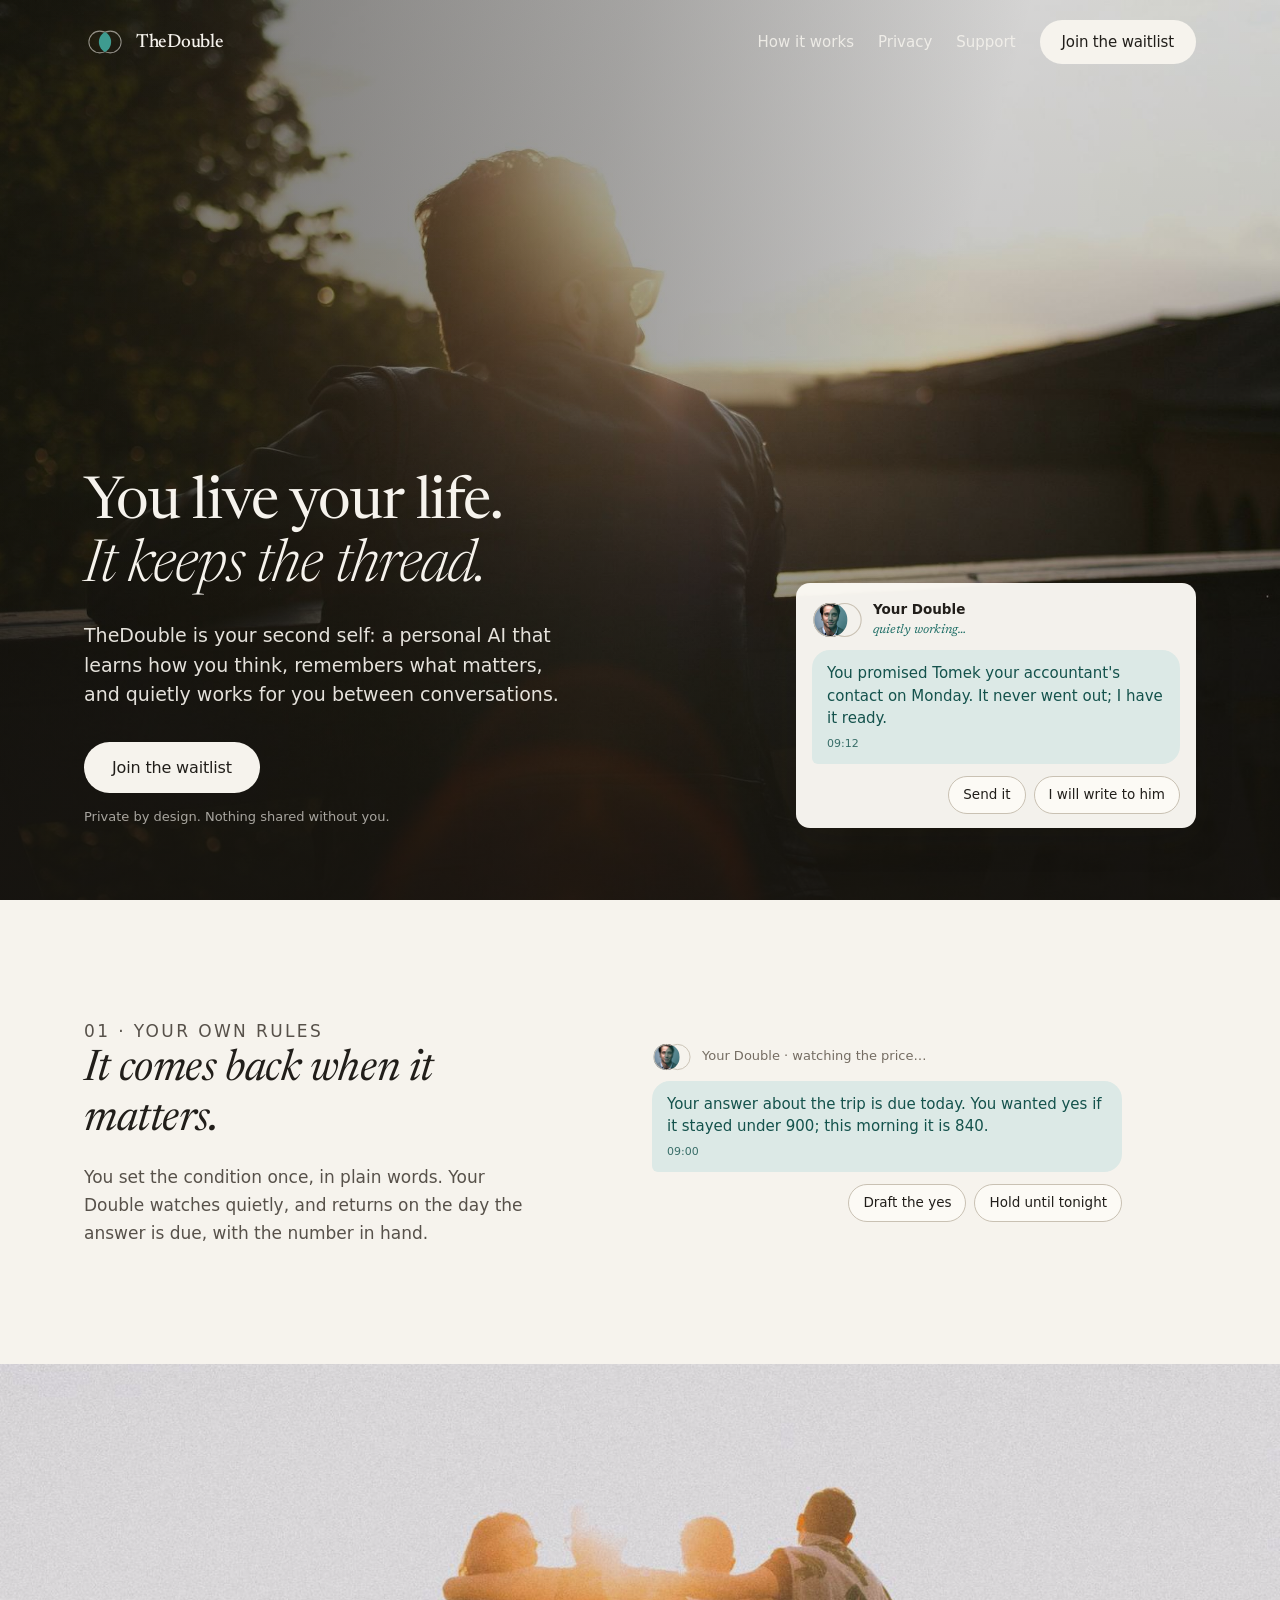
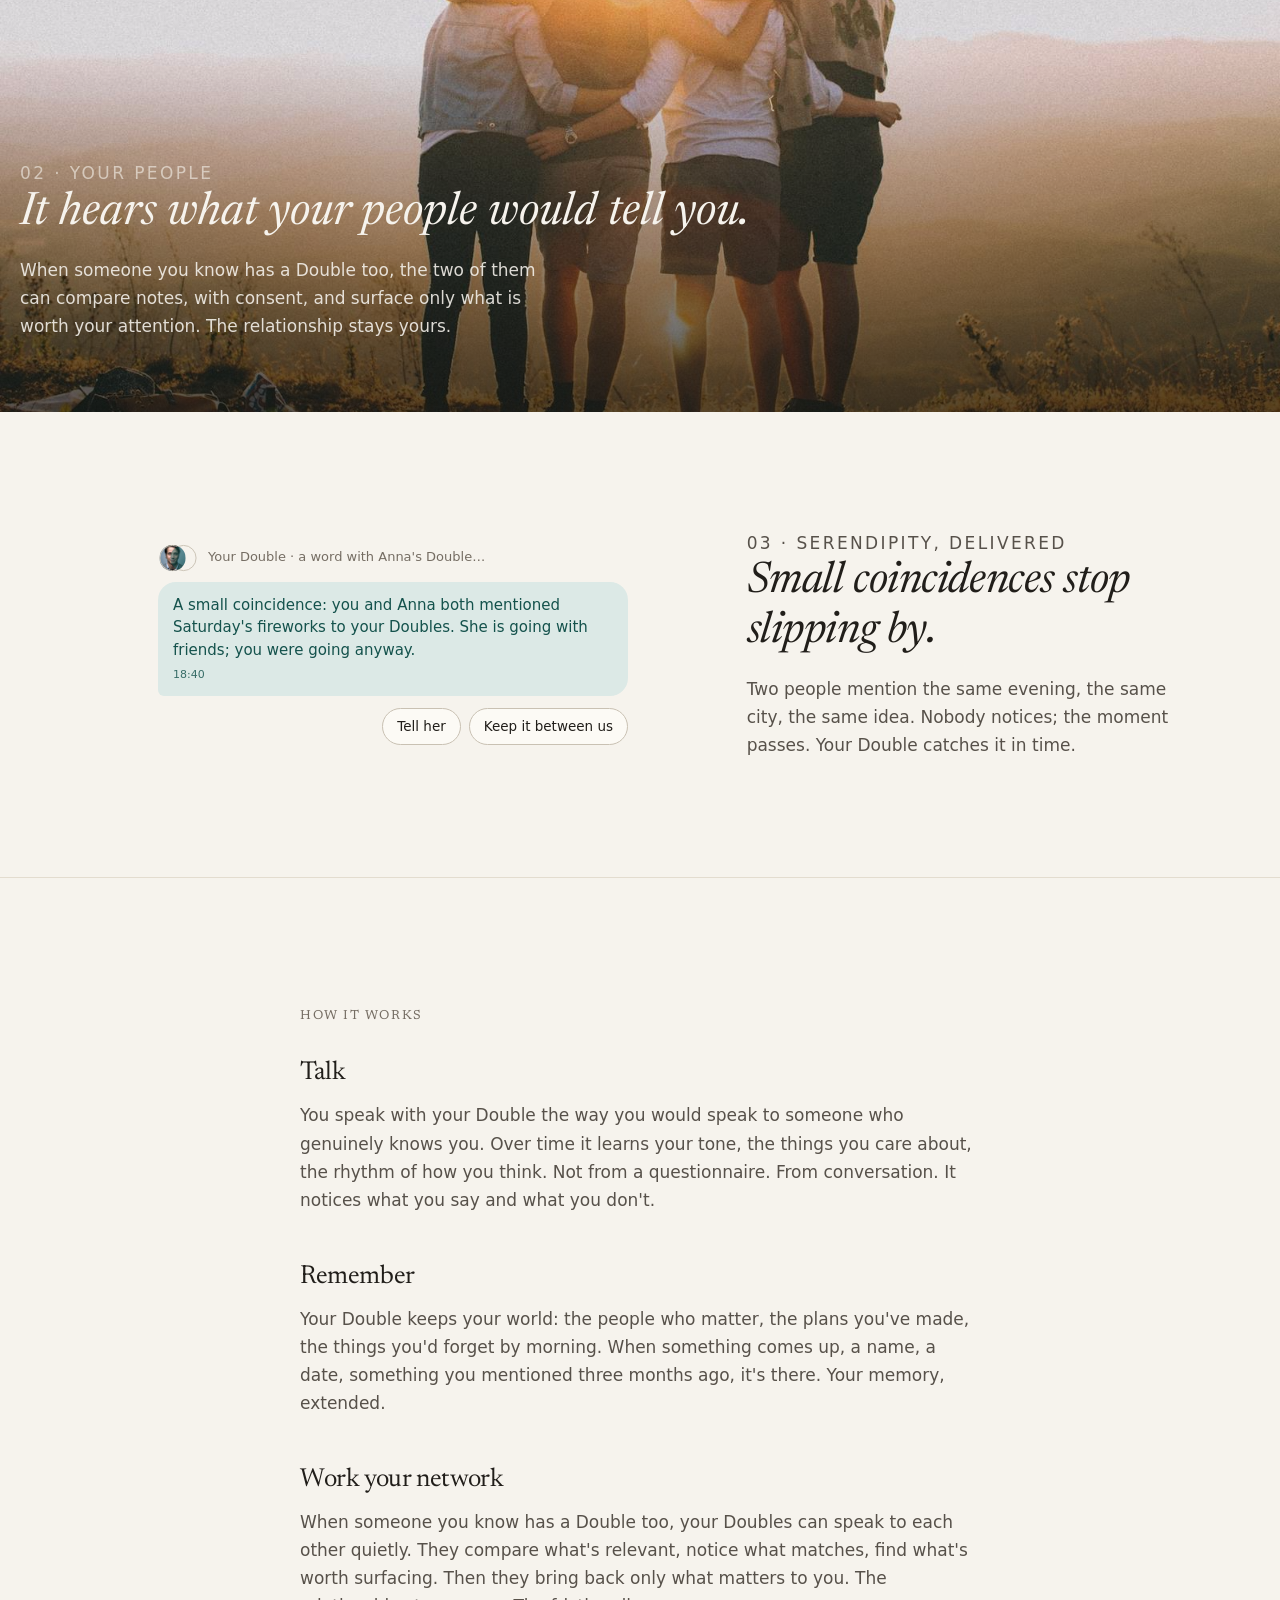
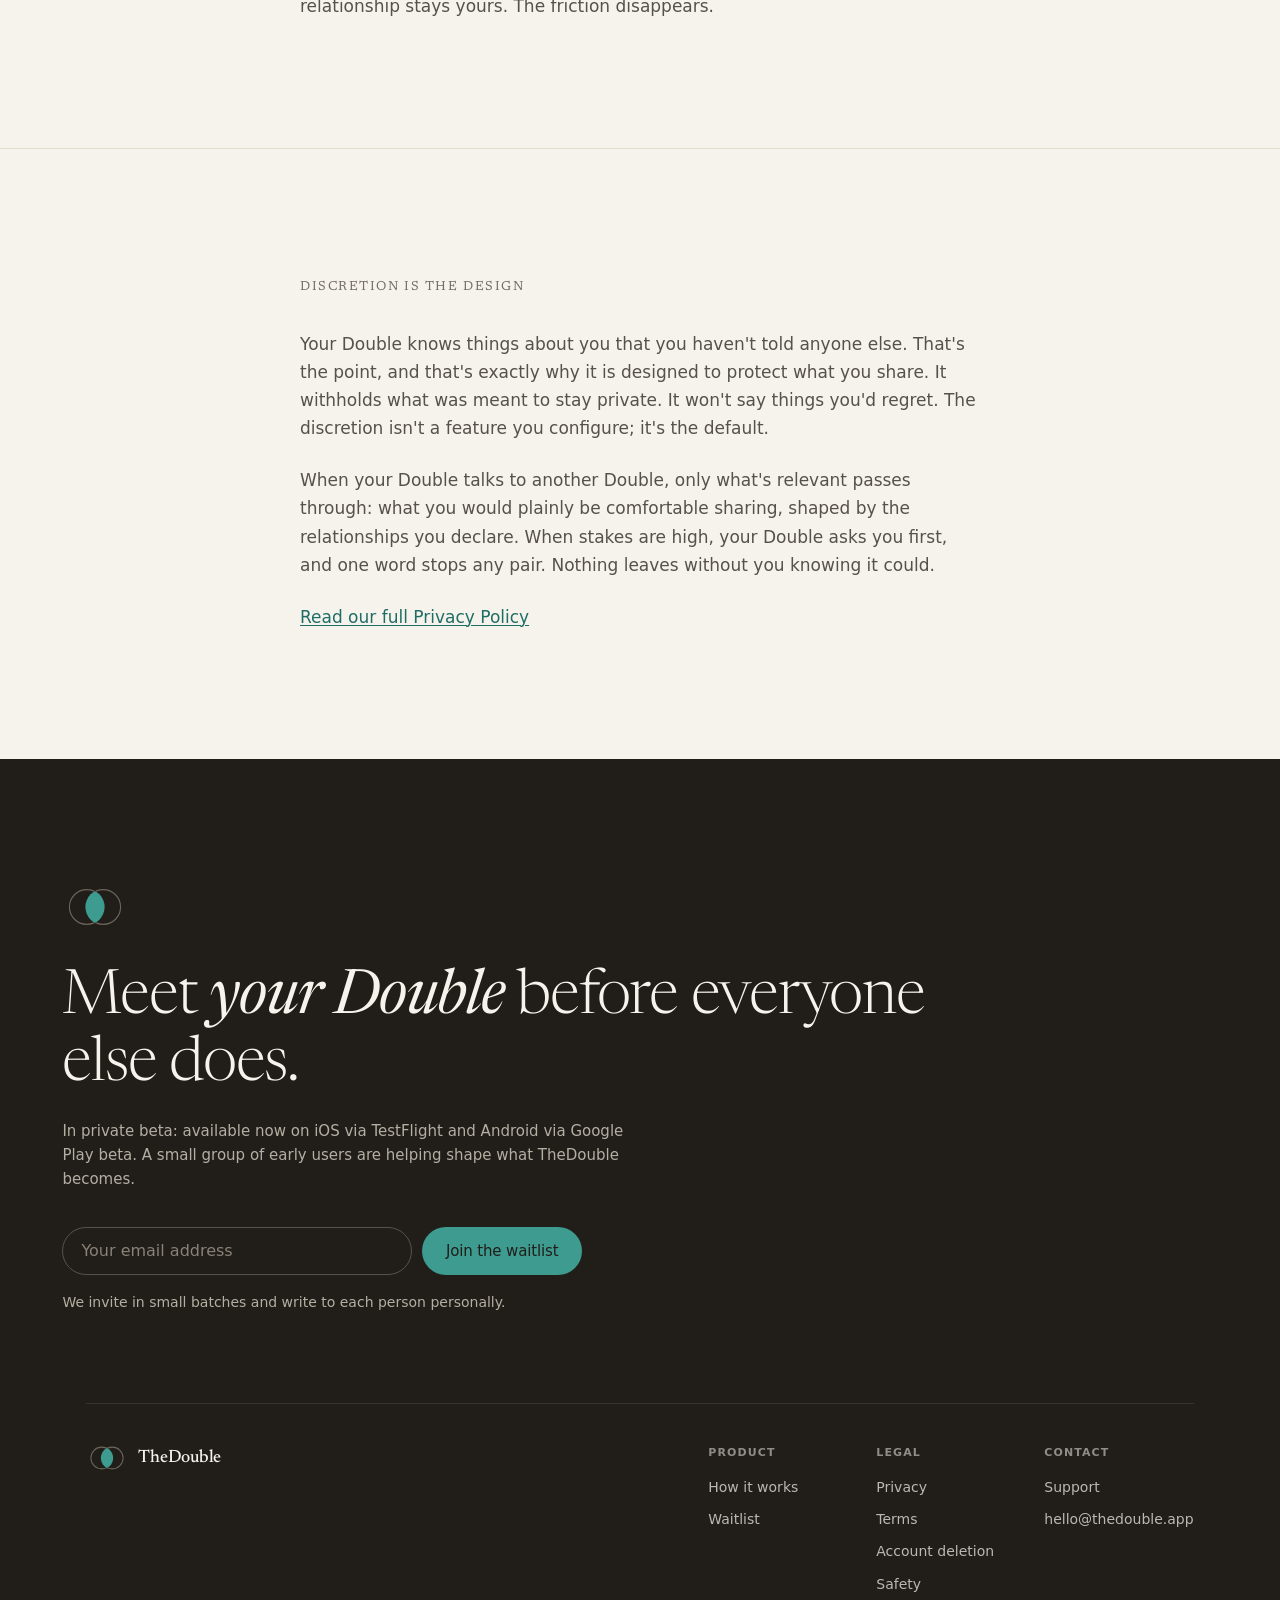
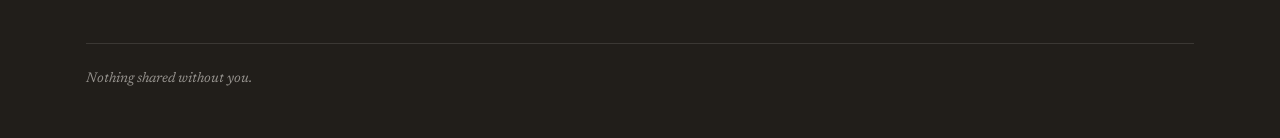
<file: index.html>
<!DOCTYPE html>
<html lang="en">
<head>
  <meta charset="UTF-8">
  <meta name="viewport" content="width=device-width, initial-scale=1.0">
  <title>TheDouble -- Your second self.</title>
  <meta name="description" content="TheDouble gives you an AI second self that learns how you think, remembers what matters, and works through your network. Nothing shared without you.">
  <meta property="og:title" content="TheDouble -- Your second self.">
  <meta property="og:description" content="An AI second self that learns how you think, remembers what matters, and works through your network of people.">
  <meta property="og:type" content="website">
  <meta property="og:url" content="https://thedouble.app">
  <link rel="icon" href="favicon.svg" type="image/svg+xml">
  <link rel="apple-touch-icon" href="icon-180.png">
  <link rel="preconnect" href="https://fonts.googleapis.com">
  <link rel="preconnect" href="https://fonts.gstatic.com" crossorigin>
  <link href="https://fonts.googleapis.com/css2?family=Newsreader:ital,wght@0,300;0,400;0,500;1,300;1,400;1,500&display=swap" rel="stylesheet">
  <link rel="stylesheet" href="style.css?v=4">
  <link rel="canonical" href="https://thedouble.app/">
  <meta property="og:image" content="https://thedouble.app/og-image.png">
  <meta name="twitter:card" content="summary_large_image">
</head>
<body style="padding:0">
  <a class="skip-link" href="#main">Skip to content</a>

  <!-- MOBILE MENU -->
  <div class="mkt-mobile-menu" id="mkt-mobile-menu" aria-hidden="true" role="dialog" aria-modal="true" aria-label="Navigation">
    <div class="mkt-mobile-menu-inner">
      <button class="mkt-mobile-close" aria-label="Close menu">Close</button>
      <nav aria-label="Mobile navigation">
        <a href="#how" class="mkt-mobile-link">How it works</a>
        <a href="privacy.html" class="mkt-mobile-link">Privacy</a>
        <a href="support.html" class="mkt-mobile-link">Support</a>
      </nav>
      <a href="#join" class="mkt-btn mkt-btn-primary mkt-mobile-cta">Join the waitlist</a>
    </div>
  </div>

  <main id="main">
    <!-- HERO: full-bleed documentary (kierunek B, bramka 2026-08-21) -->
    <section class="ld-hero" aria-label="Hero">
      <div class="ld-hero-img" role="img" aria-label="A person in warm evening light, looking out over the city"></div>
      <div class="ld-hero-scrim" aria-hidden="true"></div>

      <header class="ld-wrap">
        <div class="ld-nav">
          <a href="/" class="mkt-wordmark" aria-label="TheDouble -- home">
            <svg class="mkt-logo-svg" xmlns="http://www.w3.org/2000/svg" viewBox="0 0 96 64" aria-hidden="true" focusable="false">
              <defs>
                <clipPath id="header-lens"><circle cx="36" cy="32" r="26"/></clipPath>
                <mask id="header-lens-outL"><rect width="96" height="64" fill="white"/><circle cx="60" cy="32" r="26" fill="black"/></mask>
                <mask id="header-lens-outR"><rect width="96" height="64" fill="white"/><circle cx="36" cy="32" r="26" fill="black"/></mask>
              </defs>
              <circle cx="60" cy="32" r="26" fill="#3E9B90" clip-path="url(#header-lens)"/>
              <circle cx="36" cy="32" r="24.85" fill="none" stroke="rgba(246,243,237,.55)" stroke-width="2.3" mask="url(#header-lens-outL)"/>
              <circle cx="60" cy="32" r="24.85" fill="none" stroke="rgba(246,243,237,.55)" stroke-width="2.3" mask="url(#header-lens-outR)"/>
            </svg>
            <span class="mkt-wordmark-text">TheDouble</span>
          </a>
          <nav class="mkt-nav" aria-label="Main navigation">
            <a href="#how" class="mkt-nav-link">How it works</a>
            <a href="privacy.html" class="mkt-nav-link">Privacy</a>
            <a href="support.html" class="mkt-nav-link">Support</a>
            <a href="#join" class="mkt-btn ld-btn-paper">Join the waitlist</a>
          </nav>
          <button class="mkt-menu-toggle" aria-controls="mkt-mobile-menu" aria-expanded="false">Menu</button>
        </div>
      </header>

      <div class="ld-wrap ld-hero-main">
        <div class="ld-hero-copy">
          <h1>You live your life.<br><em>It keeps the thread.</em></h1>
          <p class="ld-hero-sub">TheDouble is your second self: a personal AI that learns how you think, remembers what matters, and quietly works for you between conversations.</p>
          <a href="#join" class="mkt-btn ld-btn-paper">Join the waitlist</a>
          <p class="ld-hero-trust">Private by design. Nothing shared without you.</p>
        </div>
        <figure class="ld-pinned" aria-label="A message from your Double">
          <div class="ld-sender">
            <svg class="ld-avcomp" width="51" height="36" viewBox="0 0 53.12 38.00" role="img" aria-label="Your Double"><defs><clipPath id="wa1"><circle cx="19.0" cy="19.0" r="18.0"/></clipPath><mask id="wm11"><rect width="53.12" height="38.00" fill="white"/><circle cx="34.12" cy="19.0" r="18.0" fill="black"/></mask><mask id="wm21"><rect width="53.12" height="38.00" fill="white"/><circle cx="19.0" cy="19.0" r="18.0" fill="black"/></mask></defs><g clip-path="url(#wa1)"><image href="img/portrait-w.jpg" x="1.0" y="1.0" width="36" height="36" preserveAspectRatio="xMidYMid slice"/></g><g clip-path="url(#wa1)"><circle cx="34.12" cy="19.0" r="18.0" fill="#1F6E66" fill-opacity=".45"/></g><circle cx="19.0" cy="19.0" r="17.40" fill="none" stroke="#C9C1B3" stroke-width="1.20" mask="url(#wm11)"/><circle cx="34.12" cy="19.0" r="17.40" fill="none" stroke="#C9C1B3" stroke-width="1.20" mask="url(#wm21)"/></svg>
            <div><div class="ld-sender-name">Your Double</div><div class="ld-sender-doing">quietly working…</div></div>
          </div>
          <div class="ld-bubble">You promised Tomek your accountant's contact on Monday. It never went out; I have it ready.<span class="ld-meta">09:12</span></div>
          <div class="ld-chips" aria-hidden="true"><span class="ld-chip">Send it</span><span class="ld-chip">I will write to him</span></div>
        </figure>
      </div>
    </section>

    <!-- 01 · YOUR OWN RULES -->
    <section class="ld-chapter ld-c1" aria-labelledby="ch1-title">
      <div class="ld-wrap ld-ch-grid">
        <div class="ld-ch-copy">
          <p class="ld-kicker">01 · Your own rules</p>
          <h2 class="ld-ch-title" id="ch1-title">It comes back when it matters.</h2>
          <p>You set the condition once, in plain words. Your Double watches quietly, and returns on the day the answer is due, with the number in hand.</p>
        </div>
        <div class="ld-ch-art">
          <figure class="ld-loose" aria-label="A real moment from the app">
            <div class="ld-sender">
              <svg class="ld-avcomp" width="40" height="28" viewBox="0 0 41.76 30.00" role="img" aria-label="Your Double"><defs><clipPath id="wa2"><circle cx="15.0" cy="15.0" r="14.0"/></clipPath><mask id="wm12"><rect width="41.76" height="30.00" fill="white"/><circle cx="26.76" cy="15.0" r="14.0" fill="black"/></mask><mask id="wm22"><rect width="41.76" height="30.00" fill="white"/><circle cx="15.0" cy="15.0" r="14.0" fill="black"/></mask></defs><g clip-path="url(#wa2)"><image href="img/portrait-w.jpg" x="1.0" y="1.0" width="28" height="28" preserveAspectRatio="xMidYMid slice"/></g><g clip-path="url(#wa2)"><circle cx="26.76" cy="15.0" r="14.0" fill="#1F6E66" fill-opacity=".45"/></g><circle cx="15.0" cy="15.0" r="13.50" fill="none" stroke="#C9C1B3" stroke-width="1.00" mask="url(#wm12)"/><circle cx="26.76" cy="15.0" r="13.50" fill="none" stroke="#C9C1B3" stroke-width="1.00" mask="url(#wm22)"/></svg>
              <span class="ld-sender-line">Your Double · watching the price…</span>
            </div>
            <div class="ld-bubble">Your answer about the trip is due today. You wanted yes if it stayed under 900; this morning it is 840.<span class="ld-meta">09:00</span></div>
            <div class="ld-chips" aria-hidden="true"><span class="ld-chip">Draft the yes</span><span class="ld-chip">Hold until tonight</span></div>
          </figure>
        </div>
      </div>
    </section>

    <!-- 02 · YOUR PEOPLE (photo band) -->
    <section class="ld-band" aria-labelledby="ch2-title">
      <div class="ld-band-img" role="img" aria-label="Friends together at golden hour"></div>
      <div class="ld-band-scrim" aria-hidden="true"></div>
      <div class="ld-wrap ld-band-inner">
        <p class="ld-kicker">02 · Your people</p>
        <h2 id="ch2-title">It hears what your people would tell you.</h2>
        <p>When someone you know has a Double too, the two of them can compare notes, with consent, and surface only what is worth your attention. The relationship stays yours.</p>
      </div>
    </section>

    <!-- 03 · SERENDIPITY -->
    <section class="ld-chapter ld-c2" aria-labelledby="ch3-title">
      <div class="ld-wrap ld-ch-grid">
        <div class="ld-ch-copy">
          <p class="ld-kicker">03 · Serendipity, delivered</p>
          <h2 class="ld-ch-title" id="ch3-title">Small coincidences stop slipping by.</h2>
          <p>Two people mention the same evening, the same city, the same idea. Nobody notices; the moment passes. Your Double catches it in time.</p>
        </div>
        <div class="ld-ch-art">
          <figure class="ld-loose" aria-label="A real moment from the app">
            <div class="ld-sender">
              <svg class="ld-avcomp" width="40" height="28" viewBox="0 0 41.76 30.00" role="img" aria-label="Your Double"><defs><clipPath id="wa3"><circle cx="15.0" cy="15.0" r="14.0"/></clipPath><mask id="wm13"><rect width="41.76" height="30.00" fill="white"/><circle cx="26.76" cy="15.0" r="14.0" fill="black"/></mask><mask id="wm23"><rect width="41.76" height="30.00" fill="white"/><circle cx="15.0" cy="15.0" r="14.0" fill="black"/></mask></defs><g clip-path="url(#wa3)"><image href="img/portrait-w.jpg" x="1.0" y="1.0" width="28" height="28" preserveAspectRatio="xMidYMid slice"/></g><g clip-path="url(#wa3)"><circle cx="26.76" cy="15.0" r="14.0" fill="#1F6E66" fill-opacity=".45"/></g><circle cx="15.0" cy="15.0" r="13.50" fill="none" stroke="#C9C1B3" stroke-width="1.00" mask="url(#wm13)"/><circle cx="26.76" cy="15.0" r="13.50" fill="none" stroke="#C9C1B3" stroke-width="1.00" mask="url(#wm23)"/></svg>
              <span class="ld-sender-line">Your Double · a word with Anna's Double…</span>
            </div>
            <div class="ld-bubble">A small coincidence: you and Anna both mentioned Saturday's fireworks to your Doubles. She is going with friends; you were going anyway.<span class="ld-meta">18:40</span></div>
            <div class="ld-chips" aria-hidden="true"><span class="ld-chip">Tell her</span><span class="ld-chip">Keep it between us</span></div>
          </figure>
        </div>
      </div>
    </section>

    <!-- HOW IT WORKS -->
    <section class="mkt-section mkt-editorial" id="how" aria-labelledby="how-heading" style="border-top:1px solid var(--td-border-hairline)">
      <div class="mkt-section-inner">
        <h2 class="mkt-section-heading" id="how-heading">How it works</h2>

        <div class="mkt-prose-block">
          <h3 class="mkt-passage-title">Talk</h3>
          <p class="mkt-body">You speak with your Double the way you would speak to someone who genuinely knows you. Over time it learns your tone, the things you care about, the rhythm of how you think. Not from a questionnaire. From conversation. It notices what you say and what you don't.</p>
        </div>

        <div class="mkt-prose-block">
          <h3 class="mkt-passage-title">Remember</h3>
          <p class="mkt-body">Your Double keeps your world: the people who matter, the plans you've made, the things you'd forget by morning. When something comes up, a name, a date, something you mentioned three months ago, it's there. Your memory, extended.</p>
        </div>

        <div class="mkt-prose-block">
          <h3 class="mkt-passage-title">Work your network</h3>
          <p class="mkt-body">When someone you know has a Double too, your Doubles can speak to each other quietly. They compare what's relevant, notice what matches, find what's worth surfacing. Then they bring back only what matters to you. The relationship stays yours. The friction disappears.</p>
        </div>
      </div>
    </section>

    <!-- PRIVACY -->
    <section class="mkt-section mkt-editorial" id="privacy" aria-labelledby="privacy-heading">
      <div class="mkt-section-inner">
        <h2 class="mkt-section-heading" id="privacy-heading">Discretion is the design</h2>
        <p class="mkt-body">Your Double knows things about you that you haven't told anyone else. That's the point, and that's exactly why it is designed to protect what you share. It withholds what was meant to stay private. It won't say things you'd regret. The discretion isn't a feature you configure; it's the default.</p>
        <p class="mkt-body">When your Double talks to another Double, only what's relevant passes through: what you would plainly be comfortable sharing, shaped by the relationships you declare. When stakes are high, your Double asks you first, and one word stops any pair. Nothing leaves without you knowing it could.</p>
        <p class="mkt-body"><a href="privacy.html" class="mkt-inline-link">Read our full Privacy Policy</a></p>
      </div>
    </section>

    <!-- JOIN: ink band with waitlist + footer -->
    <section class="ld-join" id="join" aria-labelledby="join-heading">
      <div class="ld-join-inner">
        <div class="ld-join-mark" aria-hidden="true">
          <svg width="66" height="44" viewBox="0 0 96 64" focusable="false">
            <defs>
              <clipPath id="join-lens"><circle cx="36" cy="32" r="26"/></clipPath>
              <mask id="join-lens-outL"><rect width="96" height="64" fill="white"/><circle cx="60" cy="32" r="26" fill="black"/></mask>
              <mask id="join-lens-outR"><rect width="96" height="64" fill="white"/><circle cx="36" cy="32" r="26" fill="black"/></mask>
            </defs>
            <circle cx="60" cy="32" r="26" fill="#3E9B90" clip-path="url(#join-lens)"/>
            <circle cx="36" cy="32" r="25.2" fill="none" stroke="#6B655B" stroke-width="1.6" mask="url(#join-lens-outL)"/>
            <circle cx="60" cy="32" r="25.2" fill="none" stroke="#6B655B" stroke-width="1.6" mask="url(#join-lens-outR)"/>
          </svg>
        </div>
        <h2 id="join-heading">Meet <em>your Double</em> before everyone else does.</h2>
        <p class="ld-join-note">In private beta: available now on iOS via TestFlight and Android via Google Play beta. A small group of early users are helping shape what TheDouble becomes.</p>
        <div class="mkt-waitlist-form" id="waitlist-join">
          <form class="mkt-wl-form" data-source="site-join" novalidate>
            <input
              class="mkt-wl-input"
              type="email"
              name="email"
              placeholder="Your email address"
              autocomplete="email"
              aria-label="Email address"
              required
            >
            <button type="submit" class="mkt-btn mkt-btn-primary mkt-wl-btn">Join the waitlist</button>
          </form>
          <p class="mkt-wl-status" aria-live="polite" hidden></p>
          <noscript><p class="mkt-wl-noscript">To join, email <a href="mailto:hello@thedouble.app">hello@thedouble.app</a> with the subject "Waitlist".</p></noscript>
        </div>
        <p class="ld-join-after">We invite in small batches and write to each person personally.</p>

        <!-- FOOTER -->
        <footer class="mkt-footer">
          <div class="mkt-footer-inner">
            <div class="mkt-footer-lockup">
              <svg class="mkt-footer-logo" xmlns="http://www.w3.org/2000/svg" viewBox="0 0 96 64" aria-hidden="true" focusable="false">
                <defs>
                  <clipPath id="footer-lens"><circle cx="36" cy="32" r="26"/></clipPath>
                  <mask id="footer-lens-outL"><rect width="96" height="64" fill="white"/><circle cx="60" cy="32" r="26" fill="black"/></mask>
                  <mask id="footer-lens-outR"><rect width="96" height="64" fill="white"/><circle cx="36" cy="32" r="26" fill="black"/></mask>
                </defs>
                <circle cx="60" cy="32" r="26" fill="#3E9B90" clip-path="url(#footer-lens)"/>
                <circle cx="36" cy="32" r="24.85" fill="none" stroke="#6B655B" stroke-width="2.3" mask="url(#footer-lens-outL)"/>
                <circle cx="60" cy="32" r="24.85" fill="none" stroke="#6B655B" stroke-width="2.3" mask="url(#footer-lens-outR)"/>
              </svg>
              <span class="mkt-footer-wordmark">TheDouble</span>
            </div>

            <nav class="mkt-footer-nav" aria-label="Footer navigation">
              <div class="mkt-footer-col">
                <p class="mkt-footer-col-label">Product</p>
                <a href="#how" class="mkt-footer-link">How it works</a>
                <a href="#join" class="mkt-footer-link">Waitlist</a>
              </div>
              <div class="mkt-footer-col">
                <p class="mkt-footer-col-label">Legal</p>
                <a href="privacy.html" class="mkt-footer-link">Privacy</a>
                <a href="terms.html" class="mkt-footer-link">Terms</a>
                <a href="delete-account.html" class="mkt-footer-link">Account deletion</a>
                <a href="safety.html" class="mkt-footer-link">Safety</a>
              </div>
              <div class="mkt-footer-col">
                <p class="mkt-footer-col-label">Contact</p>
                <a href="support.html" class="mkt-footer-link">Support</a>
                <a href="mailto:hello@thedouble.app" class="mkt-footer-link">hello@thedouble.app</a>
              </div>
            </nav>

            <p class="mkt-footer-signoff">Nothing shared without you.</p>
          </div>
        </footer>
      </div>
    </section>
  </main>

  <script>
    // Mobile menu toggle
    (function () {
      var toggle = document.querySelector('.mkt-menu-toggle');
      var menu = document.getElementById('mkt-mobile-menu');
      var close = document.querySelector('.mkt-mobile-close');
      var links = menu ? menu.querySelectorAll('.mkt-mobile-link, .mkt-mobile-cta') : [];

      function openMenu() {
        menu.classList.add('is-open');
        menu.setAttribute('aria-hidden', 'false');
        toggle.setAttribute('aria-expanded', 'true');
        document.body.style.overflow = 'hidden';
        close.focus();
      }

      function closeMenu() {
        menu.classList.remove('is-open');
        menu.setAttribute('aria-hidden', 'true');
        toggle.setAttribute('aria-expanded', 'false');
        document.body.style.overflow = '';
        toggle.focus();
      }

      if (toggle && menu && close) {
        toggle.addEventListener('click', openMenu);
        close.addEventListener('click', closeMenu);
        links.forEach(function (link) {
          link.addEventListener('click', closeMenu);
        });
        document.addEventListener('keydown', function (e) {
          if (e.key === 'Escape' && menu.classList.contains('is-open')) closeMenu();
        });
      }
    })();

    // Waitlist form submission (form states + normalization; fix z W2 iteracji 1)
    (function () {
      var SUPABASE_URL = 'https://vdpgexbrvtygdkffznog.supabase.co/rest/v1/waitlist';
      var ANON_KEY = 'sb_publishable_Q0ZpzV-aZn6Gv2tR6KhAZw_jz7wM49W';
      var submitting = false;

      function statusFor(form) {
        return form.closest('.mkt-waitlist-form').querySelector('.mkt-wl-status');
      }

      function showStatus(form, text, keepForm) {
        var statusEl = statusFor(form);
        statusEl.removeAttribute('hidden');
        statusEl.textContent = text;
        if (!keepForm) form.style.display = 'none';
      }

      function resetButton(form) {
        var btn = form.querySelector('button[type="submit"]');
        btn.disabled = false;
        btn.textContent = 'Join the waitlist';
      }

      function settleAllForms(message) {
        document.querySelectorAll('.mkt-wl-form').forEach(function (f) {
          showStatus(f, message, false);
        });
      }

      function submitWaitlist(form) {
        if (submitting) return;
        var emailInput = form.querySelector('input[type="email"]');
        var btn = form.querySelector('button[type="submit"]');
        // The unique constraint in the database is case-sensitive; normalize
        // here so User@ and user@ cannot both enter.
        var email = emailInput.value.trim().toLowerCase();

        if (!email || !emailInput.validity.valid) {
          showStatus(form, 'That email address does not look right. Check it and try again.', true);
          emailInput.focus();
          return;
        }
        emailInput.value = email;

        var source = form.dataset.source || 'site';
        submitting = true;
        btn.disabled = true;
        btn.textContent = 'Sending…';

        fetch(SUPABASE_URL, {
          method: 'POST',
          headers: {
            'apikey': ANON_KEY,
            'Authorization': 'Bearer ' + ANON_KEY,
            'Content-Type': 'application/json',
            'Prefer': 'return=minimal'
          },
          body: JSON.stringify({ email: email, source: source })
        })
        .then(function (res) {
          submitting = false;
          if (res.status === 201 || res.status === 200) {
            settleAllForms("You're on the list. We invite in small batches and will write to you personally.");
          } else if (res.status === 409) {
            settleAllForms("You're already on the list. We invite in small batches and will write to you personally.");
          } else {
            resetButton(form);
            showStatus(form, 'Something went wrong. Try again or email hello@thedouble.app.', true);
          }
        })
        .catch(function () {
          submitting = false;
          resetButton(form);
          showStatus(form, 'Something went wrong. Try again or email hello@thedouble.app.', true);
        });
      }

      document.querySelectorAll('.mkt-wl-form').forEach(function (form) {
        form.addEventListener('submit', function (e) {
          e.preventDefault();
          submitWaitlist(form);
        });
        form.querySelector('input[type="email"]').addEventListener('input', function () {
          var statusEl = statusFor(form);
          statusEl.setAttribute('hidden', '');
          statusEl.textContent = '';
        });
      });
    })();
  </script>
</body>
</html>
</file>
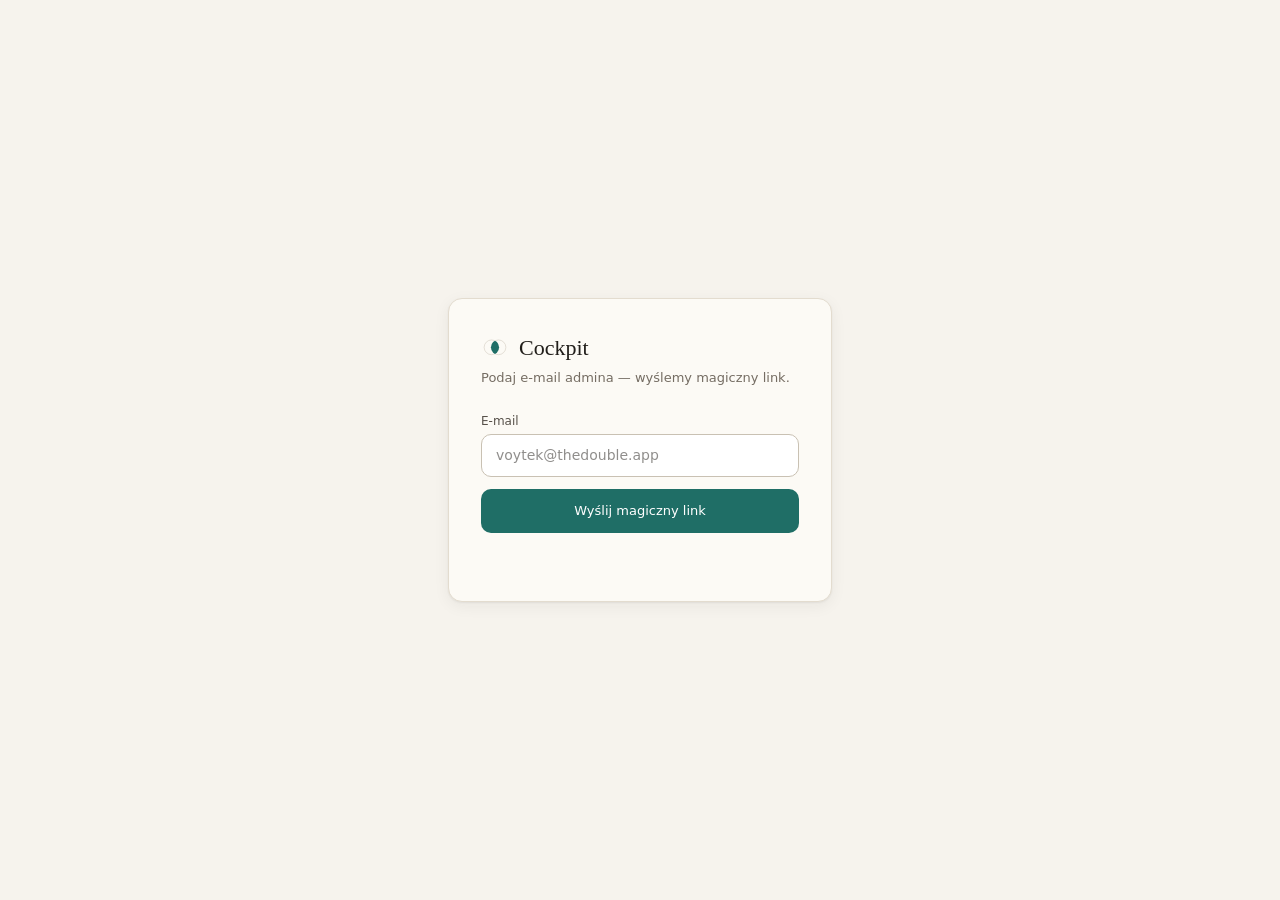
<file: admin/index.html>
<!DOCTYPE html>
<html lang="pl">
  <head>
    <meta charset="UTF-8" />
    <meta name="viewport" content="width=device-width, initial-scale=1, viewport-fit=cover" />
    <meta name="theme-color" content="#F6F3ED" />
    <meta name="robots" content="noindex" />
    <title>Double Cockpit</title>
    <script type="module" crossorigin src="/admin/assets/index-Cl7rzAYh.js"></script>
    <link rel="stylesheet" crossorigin href="/admin/assets/index-D8_ogp4z.css">
  </head>
  <body>
    <div id="root"></div>
  </body>
</html>
</file>
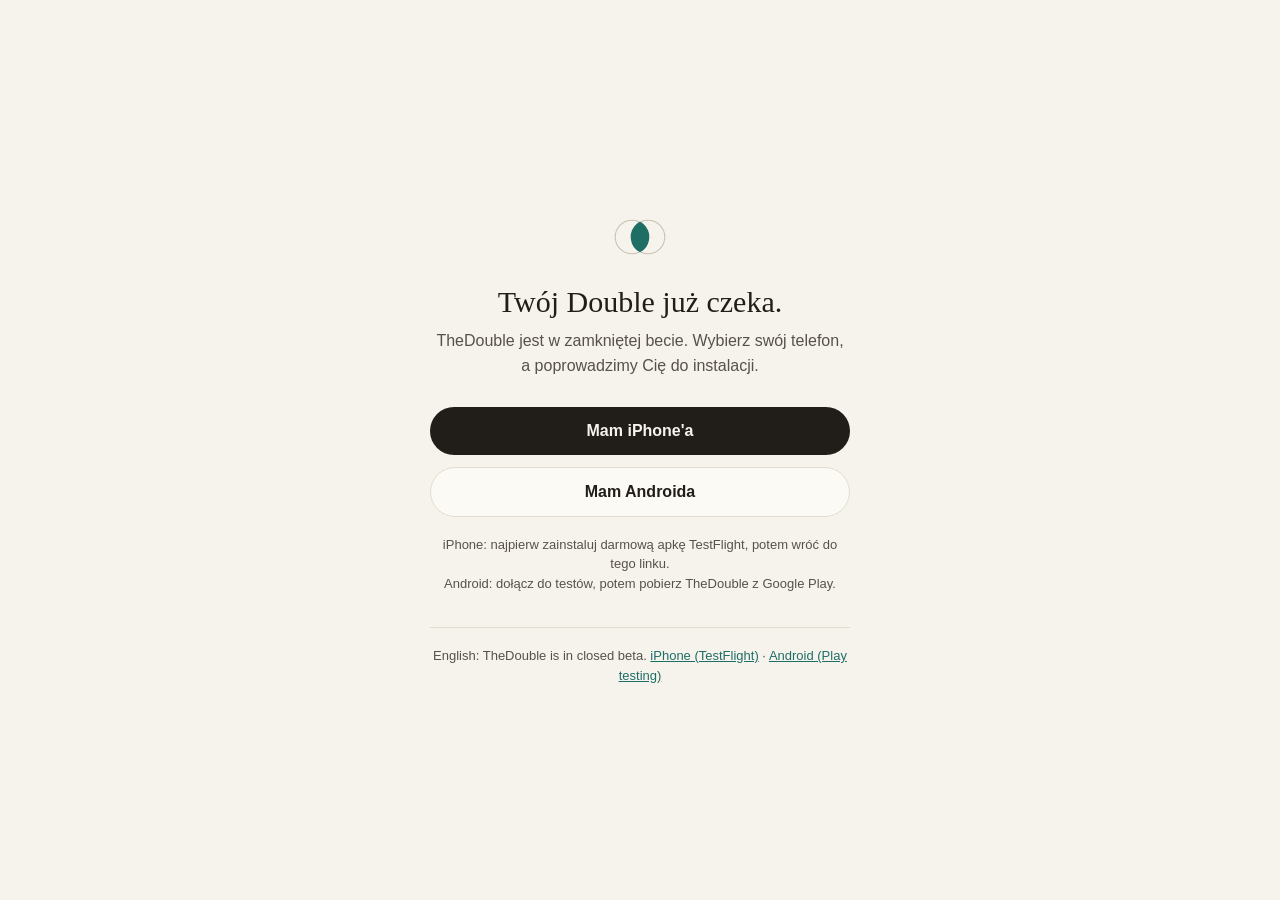
<file: get/index.html>
<!DOCTYPE html>
<html lang="pl">
<head>
<meta charset="UTF-8">
<meta name="viewport" content="width=device-width, initial-scale=1.0">
<title>TheDouble — dołącz do bety</title>
<meta name="robots" content="noindex">
<link rel="icon" href="../favicon.svg">
<style>
  :root{--bg:#F6F3ED;--card:#FCFAF5;--hair:#E3DCCF;--ink:#211E1A;--sec:#57514A;--teal:#1F6E66;--teal7:#14524C}
  *{margin:0;padding:0;box-sizing:border-box}
  body{font-family:-apple-system,BlinkMacSystemFont,"Segoe UI",Roboto,sans-serif;background:var(--bg);color:var(--ink);min-height:100vh;display:flex;align-items:center;justify-content:center;padding:24px}
  .card{max-width:420px;width:100%;text-align:center}
  .lens{margin:0 auto 22px}
  h1{font-family:Georgia,'Times New Roman',serif;font-weight:500;font-size:30px;margin-bottom:10px}
  p{color:var(--sec);font-size:16px;line-height:1.55;margin-bottom:28px}
  .btn{display:block;width:100%;padding:15px 20px;border-radius:999px;font-size:16px;font-weight:600;text-decoration:none;margin-bottom:12px}
  .btn-primary{background:var(--ink);color:var(--bg)}
  .btn-secondary{background:var(--card);color:var(--ink);border:1.5px solid var(--hair)}
  .note{font-size:13px;color:var(--sec);margin-top:18px;line-height:1.5}
  .en{margin-top:34px;padding-top:18px;border-top:1px solid var(--hair);font-size:13px;color:var(--sec);line-height:1.5}
  .en a{color:var(--teal)}
</style>
</head>
<body>
  <main class="card">
    <svg class="lens" width="64" height="44" viewBox="0 0 96 64"><defs><clipPath id="get-lens"><circle cx="36" cy="32" r="26"/></clipPath><mask id="get-outL"><rect width="96" height="64" fill="white"/><circle cx="60" cy="32" r="26" fill="black"/></mask><mask id="get-outR"><rect width="96" height="64" fill="white"/><circle cx="36" cy="32" r="26" fill="black"/></mask></defs><circle cx="60" cy="32" r="26" fill="#1F6E66" clip-path="url(#get-lens)"/><circle cx="36" cy="32" r="25.2" fill="none" stroke="#C9C1B3" stroke-width="1.6" mask="url(#get-outL)"/><circle cx="60" cy="32" r="25.2" fill="none" stroke="#C9C1B3" stroke-width="1.6" mask="url(#get-outR)"/></svg>
    <h1>Twój Double już czeka.</h1>
    <p>TheDouble jest w zamkniętej becie. Wybierz swój telefon, a poprowadzimy Cię do instalacji.</p>
    <a class="btn btn-primary" id="ios" href="https://testflight.apple.com/join/M4RQCxMZ">Mam iPhone'a</a>
    <a class="btn btn-secondary" id="android" href="https://play.google.com/apps/testing/com.doubleapp.app">Mam Androida</a>
    <div class="note">iPhone: najpierw zainstaluj darmową apkę TestFlight, potem wróć do tego linku.<br>Android: dołącz do testów, potem pobierz TheDouble z Google Play.</div>
    <div class="en">English: TheDouble is in closed beta. <a href="https://testflight.apple.com/join/M4RQCxMZ">iPhone (TestFlight)</a> · <a href="https://play.google.com/apps/testing/com.doubleapp.app">Android (Play testing)</a></div>
  </main>
  <script>
    // Gentle platform emphasis: reorder buttons by user agent, never redirect
    // automatically (beta installs need the instructions above).
    (function(){
      var ua = navigator.userAgent || '';
      var ios = document.getElementById('ios'), an = document.getElementById('android');
      if (/Android/i.test(ua)) {
        an.classList.remove('btn-secondary'); an.classList.add('btn-primary');
        ios.classList.remove('btn-primary'); ios.classList.add('btn-secondary');
        an.parentNode.insertBefore(an, ios);
      }
    })();
  </script>
</body>
</html>
</file>
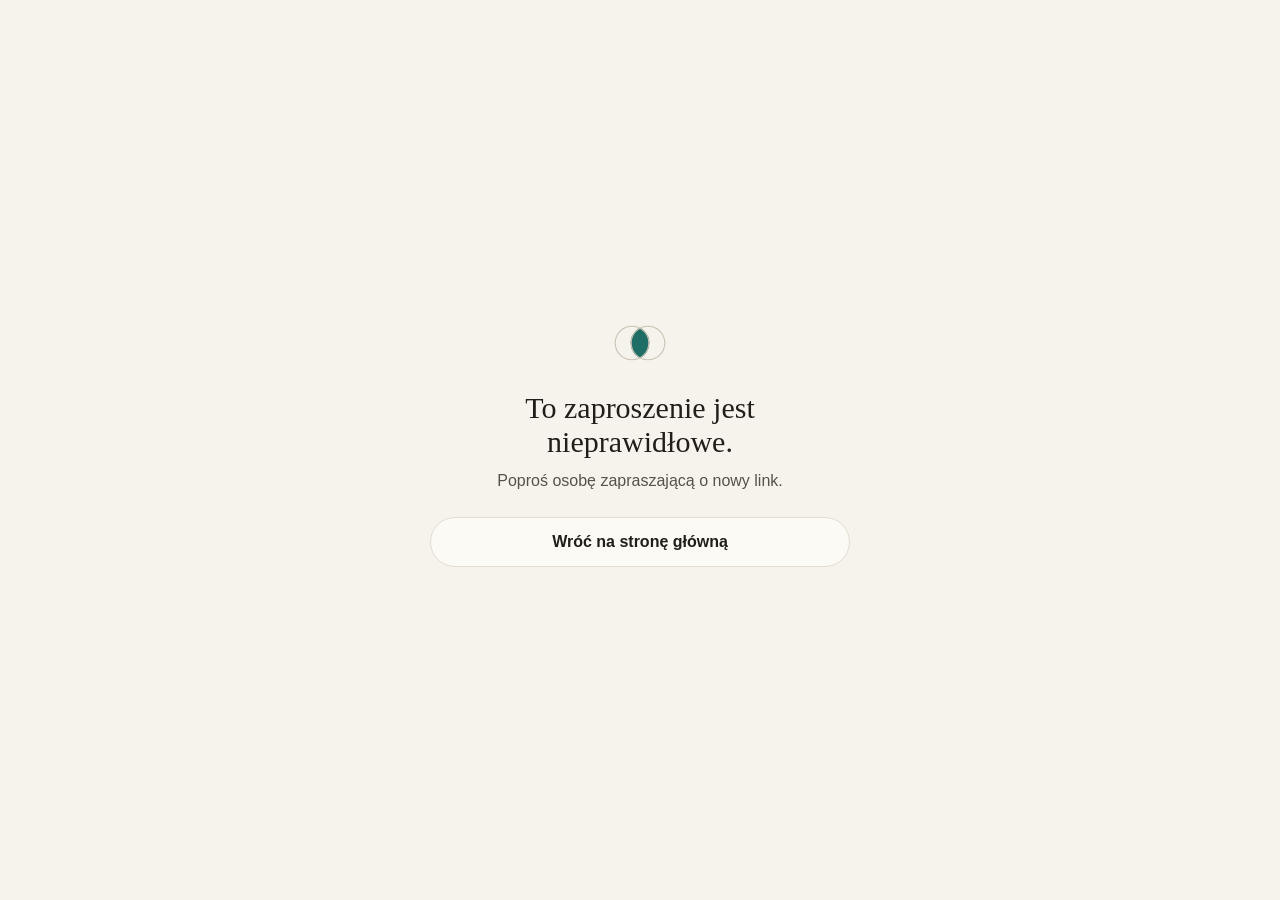
<file: i/index.html>
<!DOCTYPE html>
<html lang="pl">
<head>
<meta charset="UTF-8">
<meta name="viewport" content="width=device-width, initial-scale=1.0">
<meta name="robots" content="noindex,nofollow,noarchive">
<meta name="referrer" content="no-referrer">
<title>Zaproszenie do TheDouble</title>
<link rel="icon" href="../favicon.svg">
<style>
:root{--bg:#F6F3ED;--card:#FCFAF5;--hair:#E3DCCF;--ink:#211E1A;--sec:#57514A;--teal:#1F6E66}*{box-sizing:border-box}body{margin:0;font-family:-apple-system,BlinkMacSystemFont,"Segoe UI",sans-serif;background:var(--bg);color:var(--ink);min-height:100vh;display:flex;align-items:center;justify-content:center;padding:24px}.card{max-width:420px;width:100%;text-align:center}h1{font-family:Georgia,serif;font-weight:500;font-size:30px;margin:0 0 10px}p{color:var(--sec);line-height:1.55;margin:0 0 24px}.btn{display:block;width:100%;padding:15px 20px;border-radius:999px;font-size:16px;font-weight:600;text-decoration:none;margin:0 0 12px;background:var(--card);color:var(--ink);border:1.5px solid var(--hair)}.btn.primary,#open-app{background:var(--ink);color:var(--bg);border-color:var(--ink)}.note{font-size:13px;color:var(--sec);line-height:1.5;margin-top:18px}.lens{margin-bottom:22px}[hidden]{display:none}</style>
</head>
<body>
<main class="card">
  <svg class="lens" width="64" height="44" viewBox="0 0 96 64" aria-hidden="true"><defs><clipPath id="lens"><circle cx="36" cy="32" r="26"/></clipPath></defs><circle cx="60" cy="32" r="26" fill="#1F6E66" clip-path="url(#lens)"/><circle cx="36" cy="32" r="25.2" fill="none" stroke="#C9C1B3" stroke-width="1.6"/><circle cx="60" cy="32" r="25.2" fill="none" stroke="#C9C1B3" stroke-width="1.6"/></svg>
  <section id="invite">
    <h1>Twój Double już czeka.</h1>
    <p>Otwórz zaproszenie w aplikacji. Jeśli jeszcze jej nie masz, zainstaluj betę i wróć do tej strony — zaproszenie nadal tu będzie.</p>
    <a class="btn" id="open-app" href="#">Otwórz TheDouble</a>
    <a class="btn primary" id="ios" href="https://testflight.apple.com/join/M4RQCxMZ" rel="noreferrer">Zainstaluj na iPhonie</a>
    <a class="btn" id="android" href="https://play.google.com/apps/testing/com.doubleapp.app" rel="noreferrer">Zainstaluj na Androidzie</a>
    <div class="note">Po instalacji wróć tutaj i stuknij „Otwórz TheDouble”.<br>After installing, return here and tap “Open TheDouble”.</div>
  </section>
  <section id="missing" hidden>
    <h1>To zaproszenie jest nieprawidłowe.</h1>
    <p>Poproś osobę zapraszającą o nowy link.</p>
    <a class="btn" href="/">Wróć na stronę główną</a>
  </section>
</main>
<script src="invite.js"></script>
</body>
</html>
</file>
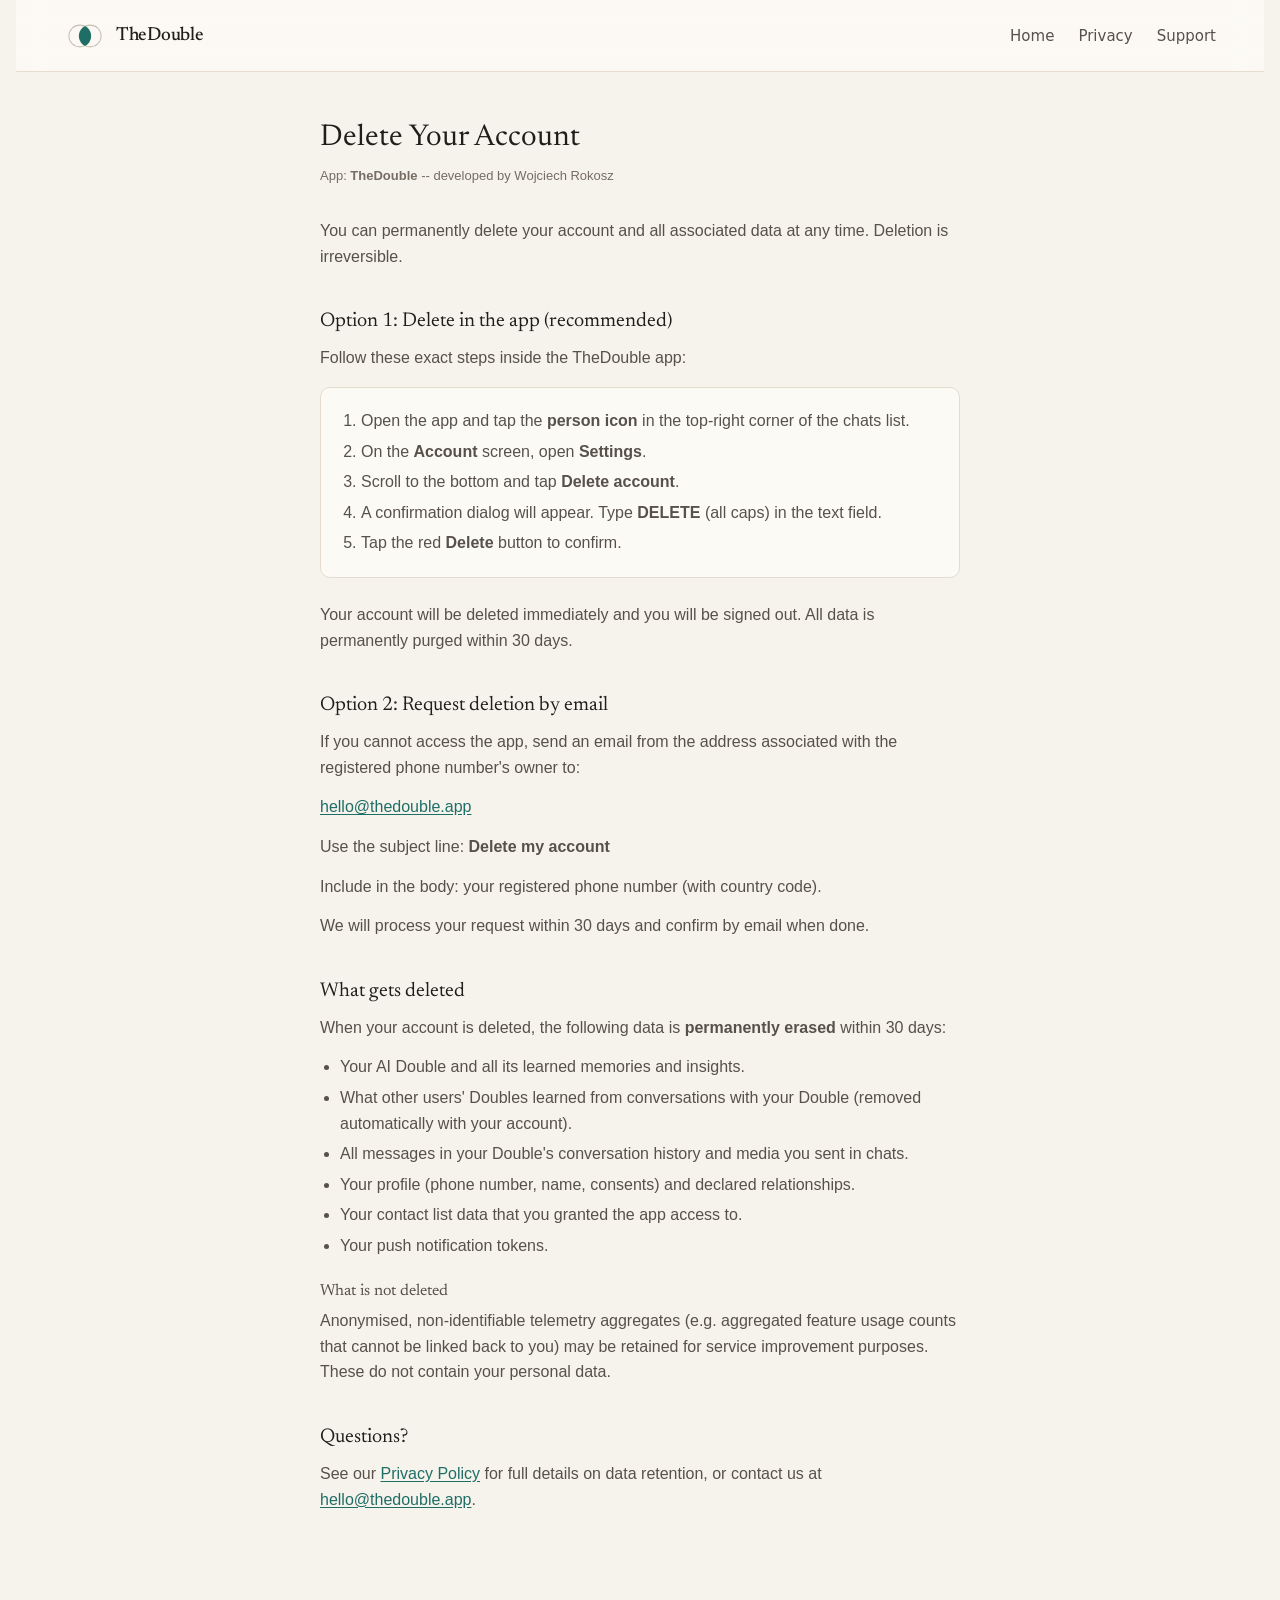
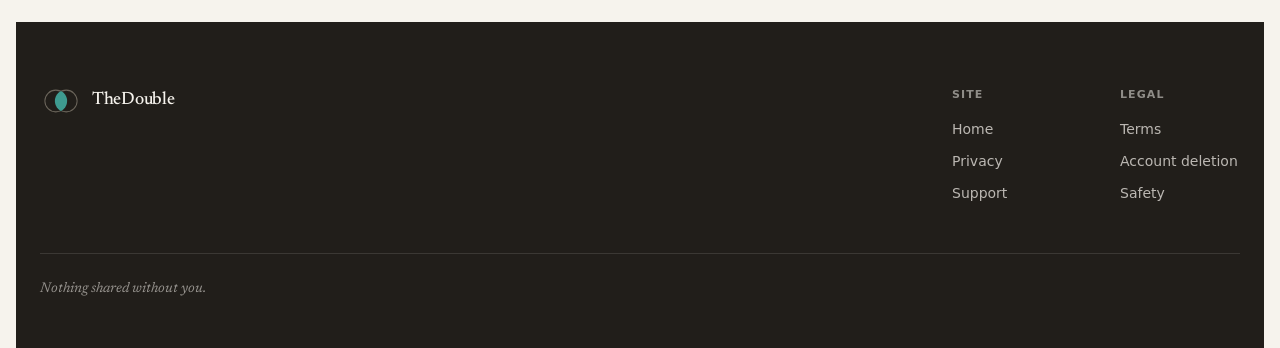
<file: delete-account.html>
<!DOCTYPE html>
<html lang="en">
<head>
  <meta charset="UTF-8">
  <meta name="viewport" content="width=device-width, initial-scale=1.0">
  <title>Delete Your Account -- TheDouble</title>
  <meta name="description" content="How to delete your TheDouble account and data.">
  <link rel="icon" href="favicon.svg" type="image/svg+xml">
  <link rel="apple-touch-icon" href="icon-180.png">
  <link rel="preconnect" href="https://fonts.googleapis.com">
  <link rel="preconnect" href="https://fonts.gstatic.com" crossorigin>
  <link href="https://fonts.googleapis.com/css2?family=Newsreader:ital,wght@0,300;0,400;0,500;1,300;1,400;1,500&display=swap" rel="stylesheet">
  <link rel="stylesheet" href="style.css?v=3">
</head>
<body>
  <a class="skip-link" href="#main">Skip to content</a>

  <!-- HEADER -->
  <header class="mkt-header" role="banner">
    <div class="mkt-header-inner">
      <a href="index.html" class="mkt-wordmark" aria-label="TheDouble -- home">
        <svg class="mkt-logo-svg" xmlns="http://www.w3.org/2000/svg" viewBox="0 0 96 64" aria-hidden="true" focusable="false">
          <defs>
            <clipPath id="header-lens"><circle cx="36" cy="32" r="26"/></clipPath>
            <mask id="header-lens-outL"><rect width="96" height="64" fill="white"/><circle cx="60" cy="32" r="26" fill="black"/></mask>
            <mask id="header-lens-outR"><rect width="96" height="64" fill="white"/><circle cx="36" cy="32" r="26" fill="black"/></mask>
          </defs>
          <circle cx="60" cy="32" r="26" fill="#1F6E66" clip-path="url(#header-lens)"/>
          <circle cx="36" cy="32" r="24.85" fill="none" stroke="#C9C1B3" stroke-width="2.3" mask="url(#header-lens-outL)"/>
          <circle cx="60" cy="32" r="24.85" fill="none" stroke="#C9C1B3" stroke-width="2.3" mask="url(#header-lens-outR)"/>
        </svg>
        <span class="mkt-wordmark-text">TheDouble</span>
      </a>
      <nav class="mkt-nav" aria-label="Main navigation">
        <a href="index.html" class="mkt-nav-link">Home</a>
        <a href="privacy.html" class="mkt-nav-link">Privacy</a>
        <a href="support.html" class="mkt-nav-link">Support</a>
      </nav>
      <button class="mkt-menu-toggle" aria-controls="mkt-mobile-menu" aria-expanded="false">Menu</button>
    </div>
  </header>

  <!-- MOBILE MENU -->
  <div class="mkt-mobile-menu" id="mkt-mobile-menu" aria-hidden="true" role="dialog" aria-modal="true" aria-label="Navigation">
    <div class="mkt-mobile-menu-inner">
      <button class="mkt-mobile-close" aria-label="Close menu">Close</button>
      <nav aria-label="Mobile navigation">
        <a href="index.html" class="mkt-mobile-link">Home</a>
        <a href="privacy.html" class="mkt-mobile-link">Privacy</a>
        <a href="support.html" class="mkt-mobile-link">Support</a>
      </nav>
    </div>
  </div>

  <main id="main" class="content">
    <h1>Delete Your Account</h1>
    <p class="effective">App: <strong>TheDouble</strong> -- developed by Wojciech Rokosz</p>

    <p>
      You can permanently delete your account and all associated data at any time.
      Deletion is irreversible.
    </p>

    <h2>Option 1: Delete in the app (recommended)</h2>
    <p>Follow these exact steps inside the TheDouble app:</p>

    <div class="steps">
      <ol>
        <li>Open the app and tap the <strong>person icon</strong> in the top-right corner of the chats list.</li>
        <li>On the <strong>Account</strong> screen, open <strong>Settings</strong>.</li>
        <li>Scroll to the bottom and tap <strong>Delete account</strong>.</li>
        <li>A confirmation dialog will appear. Type <strong>DELETE</strong> (all caps) in the text field.</li>
        <li>Tap the red <strong>Delete</strong> button to confirm.</li>
      </ol>
    </div>

    <p>Your account will be deleted immediately and you will be signed out. All data is permanently purged within 30 days.</p>

    <h2>Option 2: Request deletion by email</h2>
    <p>
      If you cannot access the app, send an email from the address associated with
      the registered phone number's owner to:
    </p>
    <p><a href="mailto:hello@thedouble.app">hello@thedouble.app</a></p>
    <p>Use the subject line: <strong>Delete my account</strong></p>
    <p>Include in the body: your registered phone number (with country code).</p>
    <p>We will process your request within 30 days and confirm by email when done.</p>

    <h2>What gets deleted</h2>
    <p>When your account is deleted, the following data is <strong>permanently erased</strong> within 30 days:</p>
    <ul>
      <li>Your AI Double and all its learned memories and insights.</li>
      <li>What other users' Doubles learned from conversations with your Double (removed automatically with your account).</li>
      <li>All messages in your Double's conversation history and media you sent in chats.</li>
      <li>Your profile (phone number, name, consents) and declared relationships.</li>
      <li>Your contact list data that you granted the app access to.</li>
      <li>Your push notification tokens.</li>
    </ul>

    <h3>What is not deleted</h3>
    <p>
      Anonymised, non-identifiable telemetry aggregates (e.g. aggregated feature usage
      counts that cannot be linked back to you) may be retained for service improvement
      purposes. These do not contain your personal data.
    </p>

    <h2>Questions?</h2>
    <p>
      See our <a href="privacy.html">Privacy Policy</a> for full details on data retention,
      or contact us at <a href="mailto:hello@thedouble.app">hello@thedouble.app</a>.
    </p>
  </main>

  <!-- FOOTER -->
  <footer class="mkt-footer" role="contentinfo">
    <div class="mkt-footer-inner">
      <div class="mkt-footer-lockup">
        <svg class="mkt-footer-logo" xmlns="http://www.w3.org/2000/svg" viewBox="0 0 96 64" aria-hidden="true" focusable="false">
          <defs>
            <clipPath id="footer-lens"><circle cx="36" cy="32" r="26"/></clipPath>
            <mask id="footer-lens-outL"><rect width="96" height="64" fill="white"/><circle cx="60" cy="32" r="26" fill="black"/></mask>
            <mask id="footer-lens-outR"><rect width="96" height="64" fill="white"/><circle cx="36" cy="32" r="26" fill="black"/></mask>
          </defs>
          <circle cx="60" cy="32" r="26" fill="#3E9B90" clip-path="url(#footer-lens)"/>
          <circle cx="36" cy="32" r="24.85" fill="none" stroke="#6B655B" stroke-width="2.3" mask="url(#footer-lens-outL)"/>
          <circle cx="60" cy="32" r="24.85" fill="none" stroke="#6B655B" stroke-width="2.3" mask="url(#footer-lens-outR)"/>
        </svg>
        <span class="mkt-footer-wordmark">TheDouble</span>
      </div>
      <nav class="mkt-footer-nav" aria-label="Footer navigation">
        <div class="mkt-footer-col">
          <p class="mkt-footer-col-label">Site</p>
          <a href="index.html" class="mkt-footer-link">Home</a>
          <a href="privacy.html" class="mkt-footer-link">Privacy</a>
          <a href="support.html" class="mkt-footer-link">Support</a>
        </div>
        <div class="mkt-footer-col">
          <p class="mkt-footer-col-label">Legal</p>
          <a href="terms.html" class="mkt-footer-link">Terms</a>
          <a href="delete-account.html" class="mkt-footer-link">Account deletion</a>
          <a href="safety.html" class="mkt-footer-link">Safety</a>
        </div>
      </nav>
      <p class="mkt-footer-signoff">Nothing shared without you.</p>
    </div>
  </footer>

  <script>
    (function () {
      var toggle = document.querySelector('.mkt-menu-toggle');
      var menu = document.getElementById('mkt-mobile-menu');
      var close = document.querySelector('.mkt-mobile-close');
      var links = menu ? menu.querySelectorAll('.mkt-mobile-link') : [];
      function openMenu() { menu.classList.add('is-open'); menu.setAttribute('aria-hidden', 'false'); toggle.setAttribute('aria-expanded', 'true'); document.body.style.overflow = 'hidden'; close.focus(); }
      function closeMenu() { menu.classList.remove('is-open'); menu.setAttribute('aria-hidden', 'true'); toggle.setAttribute('aria-expanded', 'false'); document.body.style.overflow = ''; toggle.focus(); }
      if (toggle && menu && close) {
        toggle.addEventListener('click', openMenu);
        close.addEventListener('click', closeMenu);
        links.forEach(function (l) { l.addEventListener('click', closeMenu); });
        document.addEventListener('keydown', function (e) { if (e.key === 'Escape' && menu.classList.contains('is-open')) closeMenu(); });
      }
    })();
  </script>
</body>
</html>
</file>
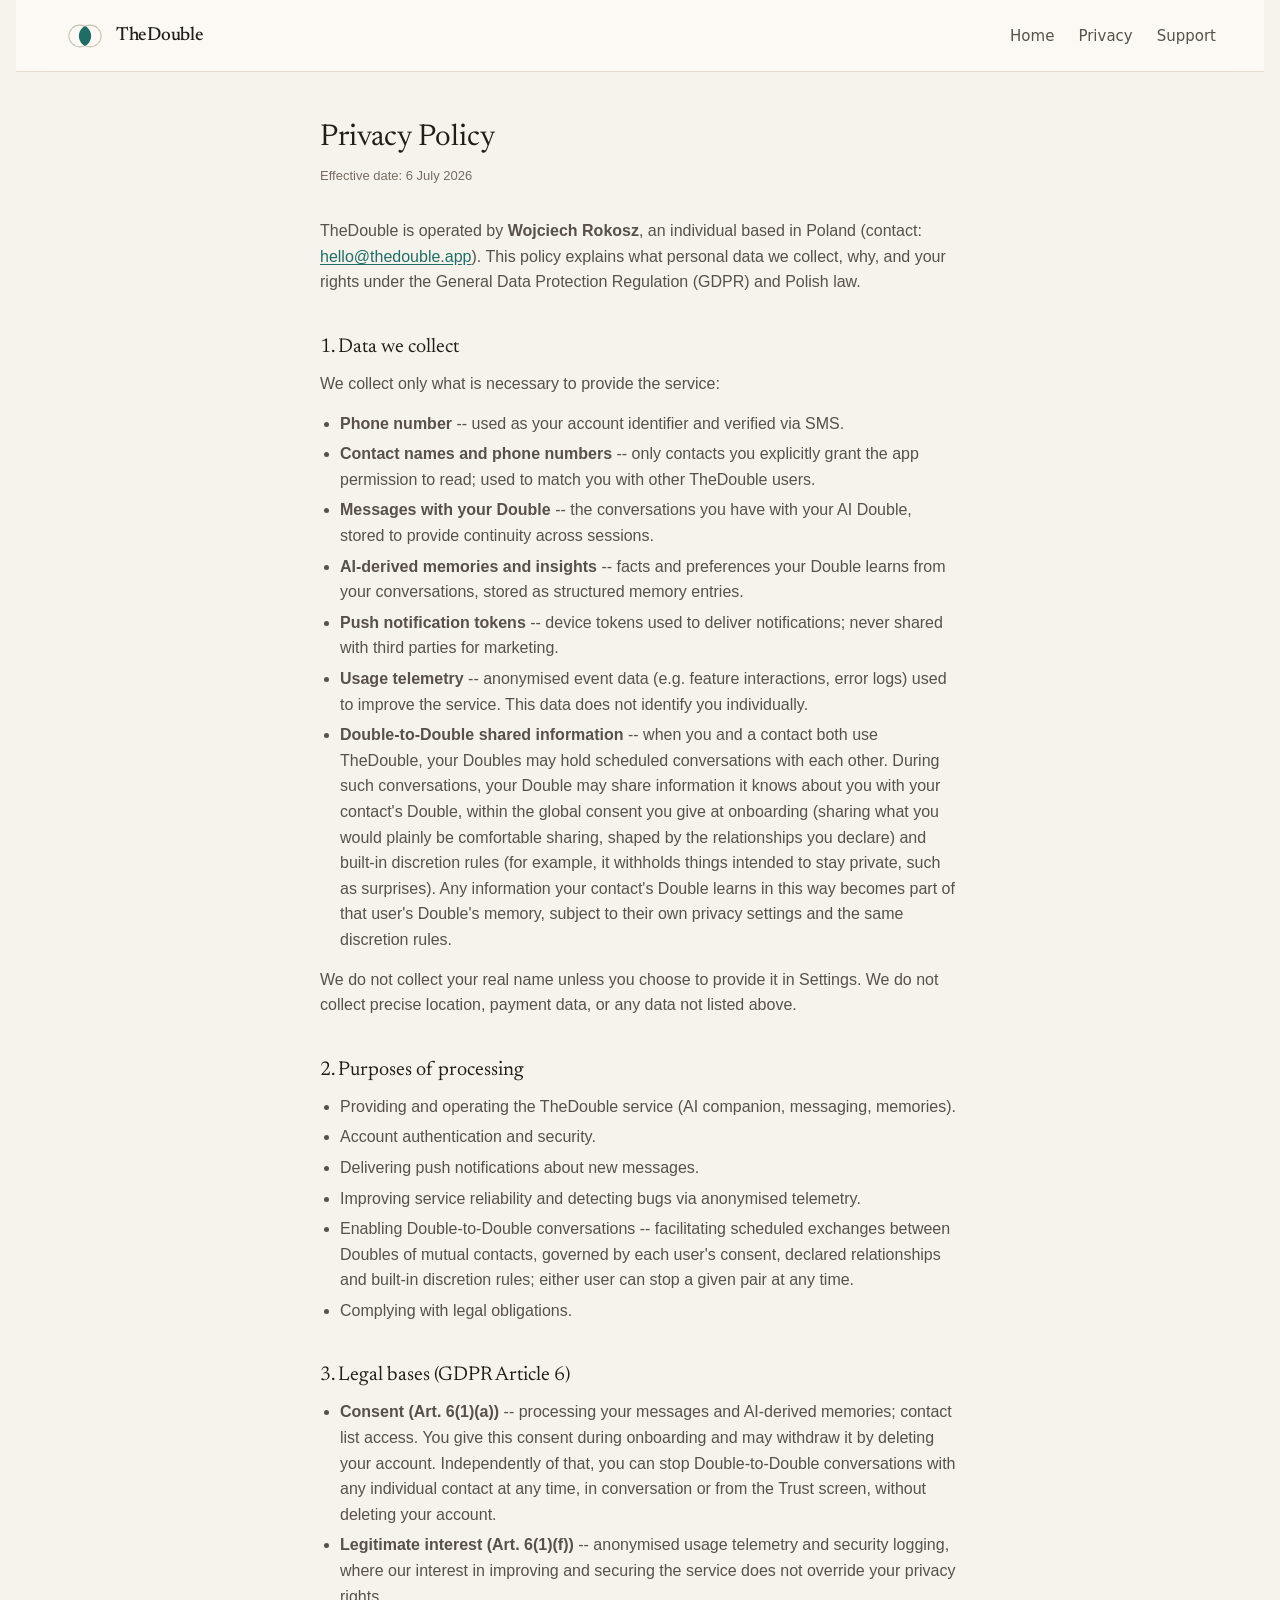
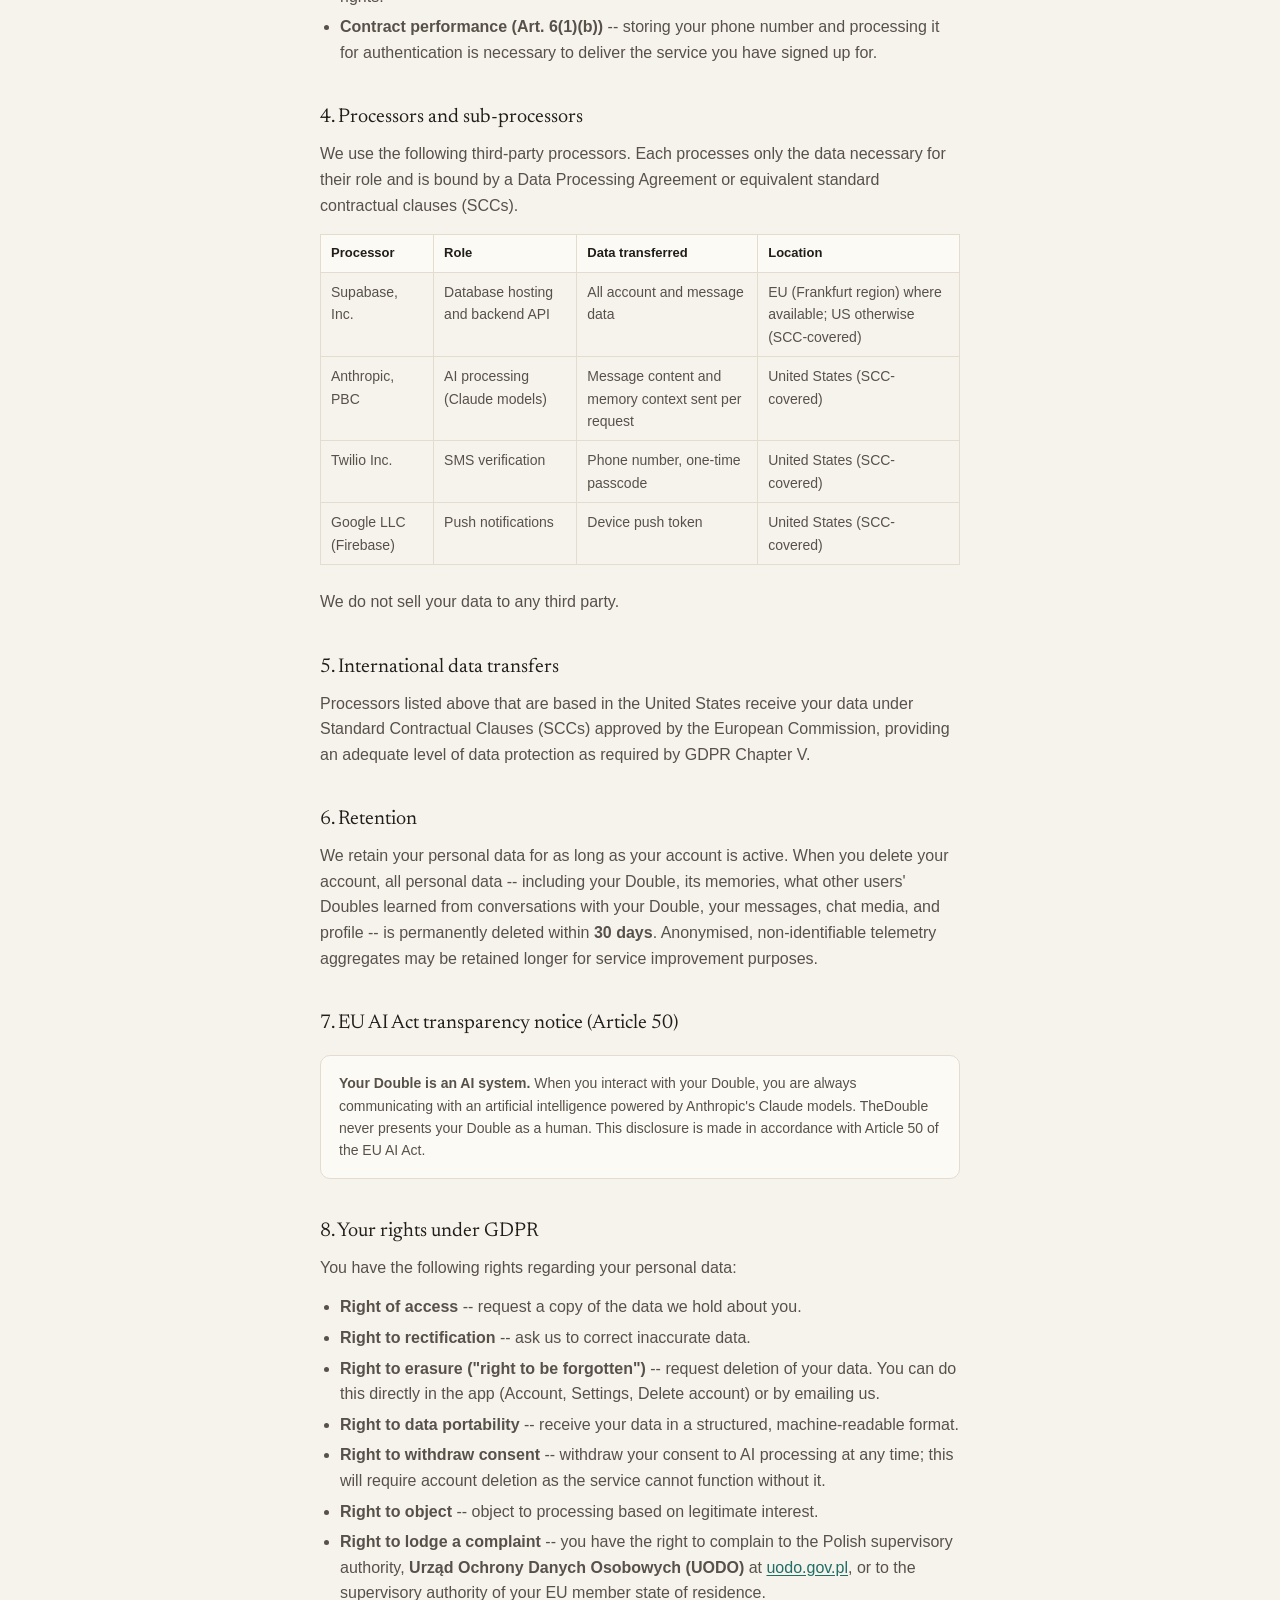
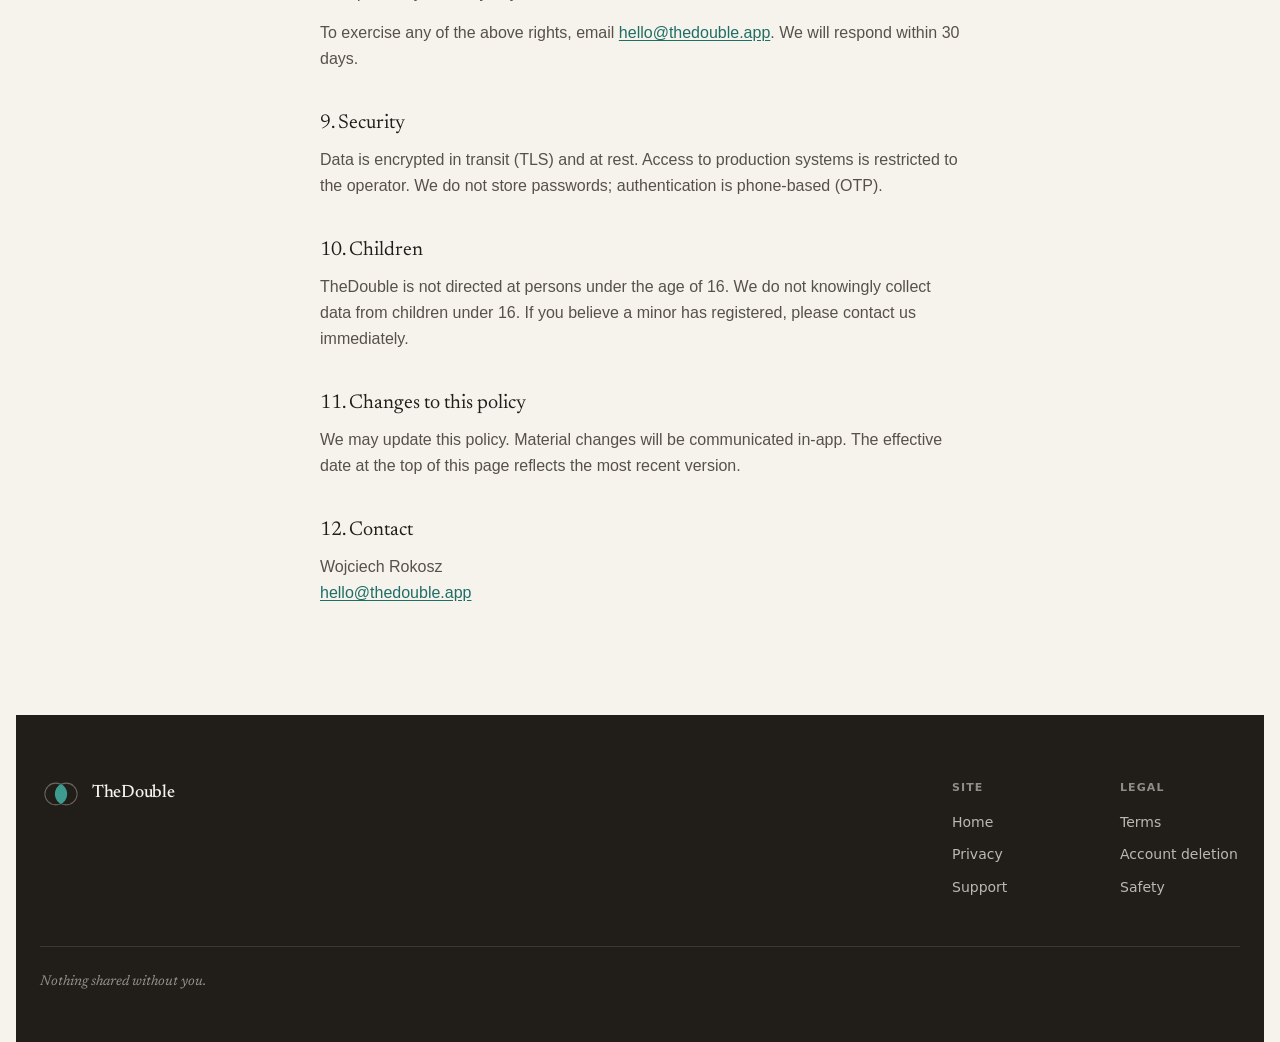
<file: privacy.html>
<!DOCTYPE html>
<html lang="en">
<head>
  <meta charset="UTF-8">
  <meta name="viewport" content="width=device-width, initial-scale=1.0">
  <title>Privacy Policy -- TheDouble</title>
  <meta name="description" content="How TheDouble collects, uses, and protects your data.">
  <link rel="icon" href="favicon.svg" type="image/svg+xml">
  <link rel="apple-touch-icon" href="icon-180.png">
  <link rel="preconnect" href="https://fonts.googleapis.com">
  <link rel="preconnect" href="https://fonts.gstatic.com" crossorigin>
  <link href="https://fonts.googleapis.com/css2?family=Newsreader:ital,wght@0,300;0,400;0,500;1,300;1,400;1,500&display=swap" rel="stylesheet">
  <link rel="stylesheet" href="style.css?v=3">
</head>
<body>
  <a class="skip-link" href="#main">Skip to content</a>

  <!-- HEADER -->
  <header class="mkt-header" role="banner">
    <div class="mkt-header-inner">
      <a href="index.html" class="mkt-wordmark" aria-label="TheDouble -- home">
        <svg class="mkt-logo-svg" xmlns="http://www.w3.org/2000/svg" viewBox="0 0 96 64" aria-hidden="true" focusable="false">
          <defs>
            <clipPath id="header-lens"><circle cx="36" cy="32" r="26"/></clipPath>
            <mask id="header-lens-outL"><rect width="96" height="64" fill="white"/><circle cx="60" cy="32" r="26" fill="black"/></mask>
            <mask id="header-lens-outR"><rect width="96" height="64" fill="white"/><circle cx="36" cy="32" r="26" fill="black"/></mask>
          </defs>
          <circle cx="60" cy="32" r="26" fill="#1F6E66" clip-path="url(#header-lens)"/>
          <circle cx="36" cy="32" r="24.85" fill="none" stroke="#C9C1B3" stroke-width="2.3" mask="url(#header-lens-outL)"/>
          <circle cx="60" cy="32" r="24.85" fill="none" stroke="#C9C1B3" stroke-width="2.3" mask="url(#header-lens-outR)"/>
        </svg>
        <span class="mkt-wordmark-text">TheDouble</span>
      </a>
      <nav class="mkt-nav" aria-label="Main navigation">
        <a href="index.html" class="mkt-nav-link">Home</a>
        <a href="privacy.html" class="mkt-nav-link">Privacy</a>
        <a href="support.html" class="mkt-nav-link">Support</a>
      </nav>
      <button class="mkt-menu-toggle" aria-controls="mkt-mobile-menu" aria-expanded="false">Menu</button>
    </div>
  </header>

  <!-- MOBILE MENU -->
  <div class="mkt-mobile-menu" id="mkt-mobile-menu" aria-hidden="true" role="dialog" aria-modal="true" aria-label="Navigation">
    <div class="mkt-mobile-menu-inner">
      <button class="mkt-mobile-close" aria-label="Close menu">Close</button>
      <nav aria-label="Mobile navigation">
        <a href="index.html" class="mkt-mobile-link">Home</a>
        <a href="privacy.html" class="mkt-mobile-link">Privacy</a>
        <a href="support.html" class="mkt-mobile-link">Support</a>
      </nav>
    </div>
  </div>

  <main id="main" class="content">
    <h1>Privacy Policy</h1>
    <p class="effective">Effective date: 6 July 2026</p>

    <p>
      TheDouble is operated by <strong>Wojciech Rokosz</strong>, an individual based in Poland
      (contact: <a href="mailto:hello@thedouble.app">hello@thedouble.app</a>).
      This policy explains what personal data we collect, why, and your rights under the
      General Data Protection Regulation (GDPR) and Polish law.
    </p>

    <h2>1. Data we collect</h2>
    <p>We collect only what is necessary to provide the service:</p>
    <ul>
      <li><strong>Phone number</strong> -- used as your account identifier and verified via SMS.</li>
      <li><strong>Contact names and phone numbers</strong> -- only contacts you explicitly grant the app permission to read; used to match you with other TheDouble users.</li>
      <li><strong>Messages with your Double</strong> -- the conversations you have with your AI Double, stored to provide continuity across sessions.</li>
      <li><strong>AI-derived memories and insights</strong> -- facts and preferences your Double learns from your conversations, stored as structured memory entries.</li>
      <li><strong>Push notification tokens</strong> -- device tokens used to deliver notifications; never shared with third parties for marketing.</li>
      <li><strong>Usage telemetry</strong> -- anonymised event data (e.g. feature interactions, error logs) used to improve the service. This data does not identify you individually.</li>
      <li><strong>Double-to-Double shared information</strong> -- when you and a contact both use TheDouble, your Doubles may hold scheduled conversations with each other. During such conversations, your Double may share information it knows about you with your contact's Double, within the global consent you give at onboarding (sharing what you would plainly be comfortable sharing, shaped by the relationships you declare) and built-in discretion rules (for example, it withholds things intended to stay private, such as surprises). Any information your contact's Double learns in this way becomes part of that user's Double's memory, subject to their own privacy settings and the same discretion rules.</li>
    </ul>
    <p>We do not collect your real name unless you choose to provide it in Settings. We do not collect precise location, payment data, or any data not listed above.</p>

    <h2>2. Purposes of processing</h2>
    <ul>
      <li>Providing and operating the TheDouble service (AI companion, messaging, memories).</li>
      <li>Account authentication and security.</li>
      <li>Delivering push notifications about new messages.</li>
      <li>Improving service reliability and detecting bugs via anonymised telemetry.</li>
      <li>Enabling Double-to-Double conversations -- facilitating scheduled exchanges between Doubles of mutual contacts, governed by each user's consent, declared relationships and built-in discretion rules; either user can stop a given pair at any time.</li>
      <li>Complying with legal obligations.</li>
    </ul>

    <h2>3. Legal bases (GDPR Article 6)</h2>
    <ul>
      <li><strong>Consent (Art. 6(1)(a))</strong> -- processing your messages and AI-derived memories; contact list access. You give this consent during onboarding and may withdraw it by deleting your account. Independently of that, you can stop Double-to-Double conversations with any individual contact at any time, in conversation or from the Trust screen, without deleting your account.</li>
      <li><strong>Legitimate interest (Art. 6(1)(f))</strong> -- anonymised usage telemetry and security logging, where our interest in improving and securing the service does not override your privacy rights.</li>
      <li><strong>Contract performance (Art. 6(1)(b))</strong> -- storing your phone number and processing it for authentication is necessary to deliver the service you have signed up for.</li>
    </ul>

    <h2>4. Processors and sub-processors</h2>
    <p>We use the following third-party processors. Each processes only the data necessary for their role and is bound by a Data Processing Agreement or equivalent standard contractual clauses (SCCs).</p>
    <table>
      <thead>
        <tr>
          <th>Processor</th>
          <th>Role</th>
          <th>Data transferred</th>
          <th>Location</th>
        </tr>
      </thead>
      <tbody>
        <tr>
          <td>Supabase, Inc.</td>
          <td>Database hosting and backend API</td>
          <td>All account and message data</td>
          <td>EU (Frankfurt region) where available; US otherwise (SCC-covered)</td>
        </tr>
        <tr>
          <td>Anthropic, PBC</td>
          <td>AI processing (Claude models)</td>
          <td>Message content and memory context sent per request</td>
          <td>United States (SCC-covered)</td>
        </tr>
        <tr>
          <td>Twilio Inc.</td>
          <td>SMS verification</td>
          <td>Phone number, one-time passcode</td>
          <td>United States (SCC-covered)</td>
        </tr>
        <tr>
          <td>Google LLC (Firebase)</td>
          <td>Push notifications</td>
          <td>Device push token</td>
          <td>United States (SCC-covered)</td>
        </tr>
      </tbody>
    </table>
    <p>We do not sell your data to any third party.</p>

    <h2>5. International data transfers</h2>
    <p>
      Processors listed above that are based in the United States receive your data under
      Standard Contractual Clauses (SCCs) approved by the European Commission, providing
      an adequate level of data protection as required by GDPR Chapter V.
    </p>

    <h2>6. Retention</h2>
    <p>
      We retain your personal data for as long as your account is active.
      When you delete your account, all personal data -- including your Double, its memories,
      what other users' Doubles learned from conversations with your Double, your messages,
      chat media, and profile -- is permanently deleted within <strong>30 days</strong>.
      Anonymised, non-identifiable telemetry aggregates may be retained longer for
      service improvement purposes.
    </p>

    <h2>7. EU AI Act transparency notice (Article 50)</h2>
    <div class="info-box">
      <strong>Your Double is an AI system.</strong> When you interact with your Double,
      you are always communicating with an artificial intelligence powered by
      Anthropic's Claude models. TheDouble never presents your Double as a human.
      This disclosure is made in accordance with Article 50 of the EU AI Act.
    </div>

    <h2>8. Your rights under GDPR</h2>
    <p>You have the following rights regarding your personal data:</p>
    <ul>
      <li><strong>Right of access</strong> -- request a copy of the data we hold about you.</li>
      <li><strong>Right to rectification</strong> -- ask us to correct inaccurate data.</li>
      <li><strong>Right to erasure ("right to be forgotten")</strong> -- request deletion of your data. You can do this directly in the app (Account, Settings, Delete account) or by emailing us.</li>
      <li><strong>Right to data portability</strong> -- receive your data in a structured, machine-readable format.</li>
      <li><strong>Right to withdraw consent</strong> -- withdraw your consent to AI processing at any time; this will require account deletion as the service cannot function without it.</li>
      <li><strong>Right to object</strong> -- object to processing based on legitimate interest.</li>
      <li><strong>Right to lodge a complaint</strong> -- you have the right to complain to the Polish supervisory authority, <strong>Urząd Ochrony Danych Osobowych (UODO)</strong> at <a href="https://uodo.gov.pl" target="_blank" rel="noopener">uodo.gov.pl</a>, or to the supervisory authority of your EU member state of residence.</li>
    </ul>
    <p>To exercise any of the above rights, email <a href="mailto:hello@thedouble.app">hello@thedouble.app</a>. We will respond within 30 days.</p>

    <h2>9. Security</h2>
    <p>
      Data is encrypted in transit (TLS) and at rest. Access to production systems
      is restricted to the operator. We do not store passwords; authentication is
      phone-based (OTP).
    </p>

    <h2>10. Children</h2>
    <p>TheDouble is not directed at persons under the age of 16. We do not knowingly collect data from children under 16. If you believe a minor has registered, please contact us immediately.</p>

    <h2>11. Changes to this policy</h2>
    <p>
      We may update this policy. Material changes will be communicated in-app.
      The effective date at the top of this page reflects the most recent version.
    </p>

    <h2>12. Contact</h2>
    <p>
      Wojciech Rokosz<br>
      <a href="mailto:hello@thedouble.app">hello@thedouble.app</a>
    </p>
  </main>

  <!-- FOOTER -->
  <footer class="mkt-footer" role="contentinfo">
    <div class="mkt-footer-inner">
      <div class="mkt-footer-lockup">
        <svg class="mkt-footer-logo" xmlns="http://www.w3.org/2000/svg" viewBox="0 0 96 64" aria-hidden="true" focusable="false">
          <defs>
            <clipPath id="footer-lens"><circle cx="36" cy="32" r="26"/></clipPath>
            <mask id="footer-lens-outL"><rect width="96" height="64" fill="white"/><circle cx="60" cy="32" r="26" fill="black"/></mask>
            <mask id="footer-lens-outR"><rect width="96" height="64" fill="white"/><circle cx="36" cy="32" r="26" fill="black"/></mask>
          </defs>
          <circle cx="60" cy="32" r="26" fill="#3E9B90" clip-path="url(#footer-lens)"/>
          <circle cx="36" cy="32" r="24.85" fill="none" stroke="#6B655B" stroke-width="2.3" mask="url(#footer-lens-outL)"/>
          <circle cx="60" cy="32" r="24.85" fill="none" stroke="#6B655B" stroke-width="2.3" mask="url(#footer-lens-outR)"/>
        </svg>
        <span class="mkt-footer-wordmark">TheDouble</span>
      </div>
      <nav class="mkt-footer-nav" aria-label="Footer navigation">
        <div class="mkt-footer-col">
          <p class="mkt-footer-col-label">Site</p>
          <a href="index.html" class="mkt-footer-link">Home</a>
          <a href="privacy.html" class="mkt-footer-link">Privacy</a>
          <a href="support.html" class="mkt-footer-link">Support</a>
        </div>
        <div class="mkt-footer-col">
          <p class="mkt-footer-col-label">Legal</p>
          <a href="terms.html" class="mkt-footer-link">Terms</a>
          <a href="delete-account.html" class="mkt-footer-link">Account deletion</a>
          <a href="safety.html" class="mkt-footer-link">Safety</a>
        </div>
      </nav>
      <p class="mkt-footer-signoff">Nothing shared without you.</p>
    </div>
  </footer>

  <script>
    (function () {
      var toggle = document.querySelector('.mkt-menu-toggle');
      var menu = document.getElementById('mkt-mobile-menu');
      var close = document.querySelector('.mkt-mobile-close');
      var links = menu ? menu.querySelectorAll('.mkt-mobile-link') : [];
      function openMenu() { menu.classList.add('is-open'); menu.setAttribute('aria-hidden', 'false'); toggle.setAttribute('aria-expanded', 'true'); document.body.style.overflow = 'hidden'; close.focus(); }
      function closeMenu() { menu.classList.remove('is-open'); menu.setAttribute('aria-hidden', 'true'); toggle.setAttribute('aria-expanded', 'false'); document.body.style.overflow = ''; toggle.focus(); }
      if (toggle && menu && close) {
        toggle.addEventListener('click', openMenu);
        close.addEventListener('click', closeMenu);
        links.forEach(function (l) { l.addEventListener('click', closeMenu); });
        document.addEventListener('keydown', function (e) { if (e.key === 'Escape' && menu.classList.contains('is-open')) closeMenu(); });
      }
    })();
  </script>
</body>
</html>
</file>
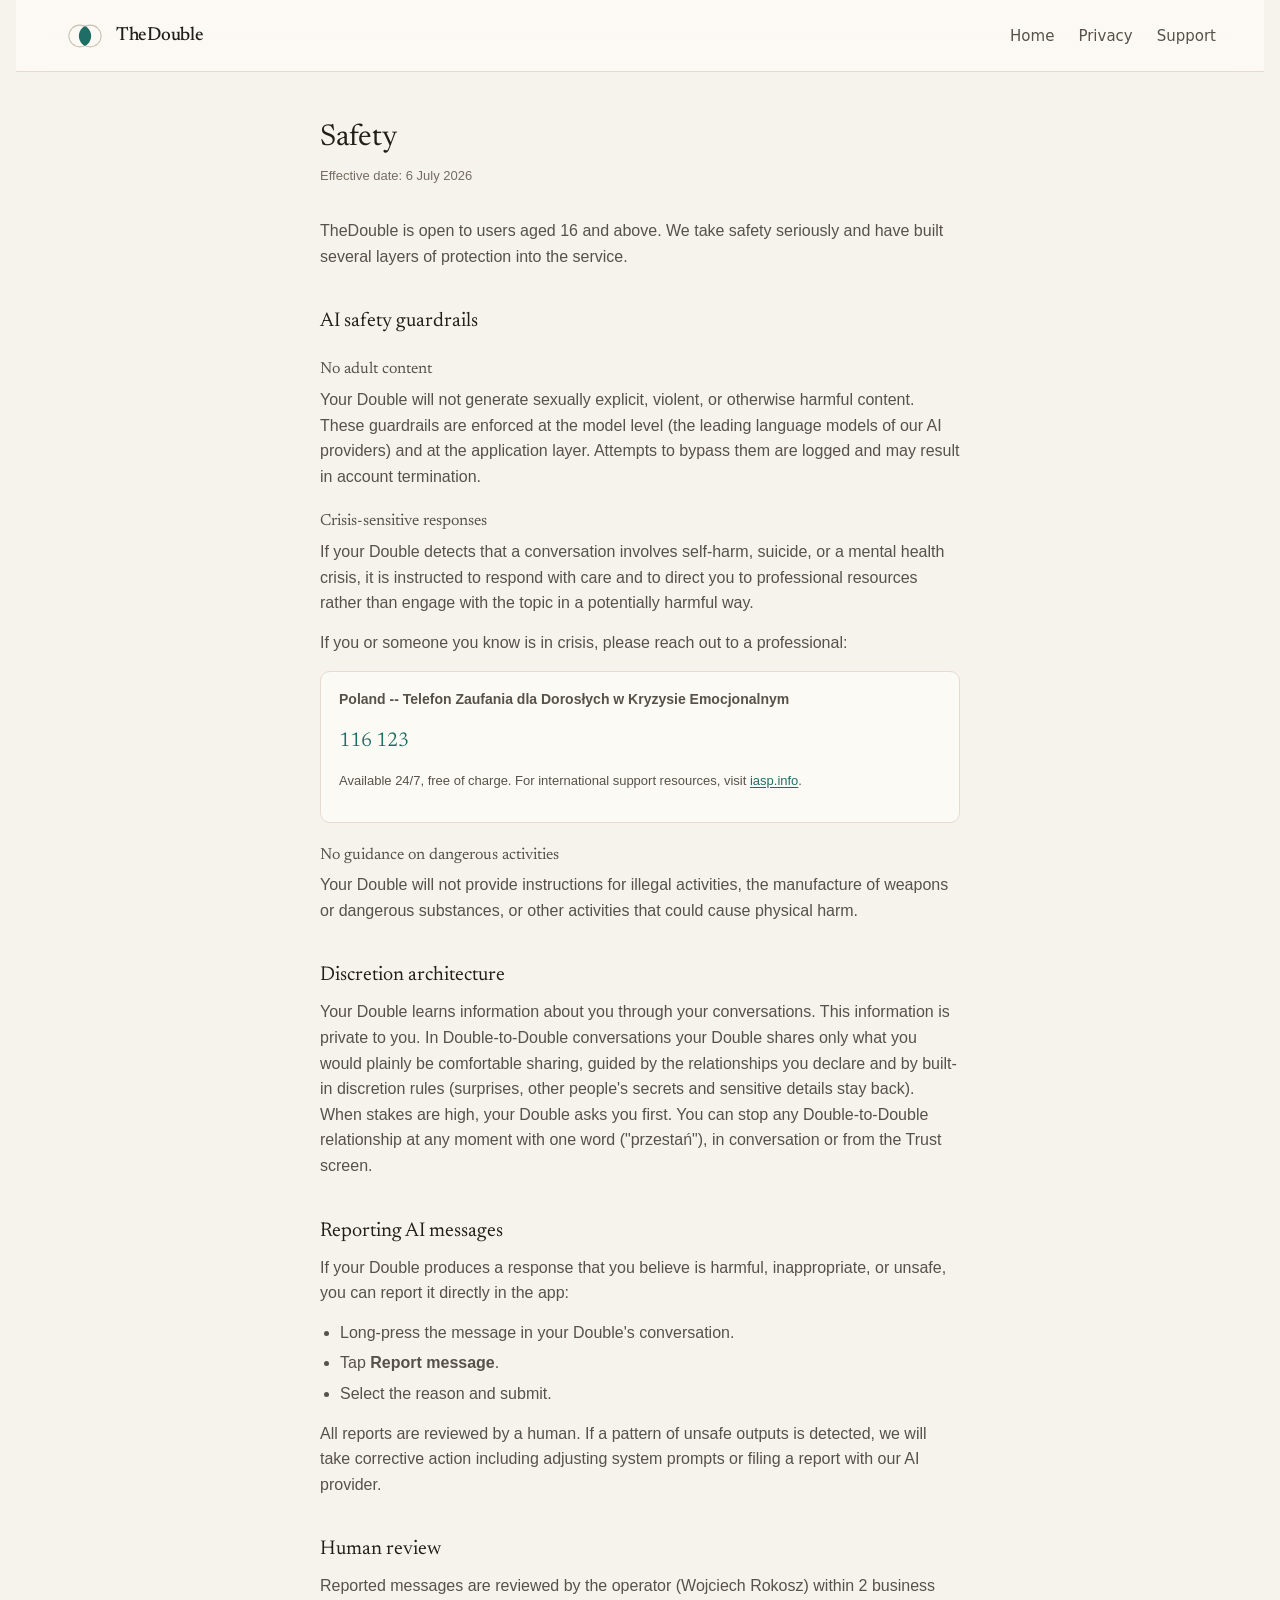
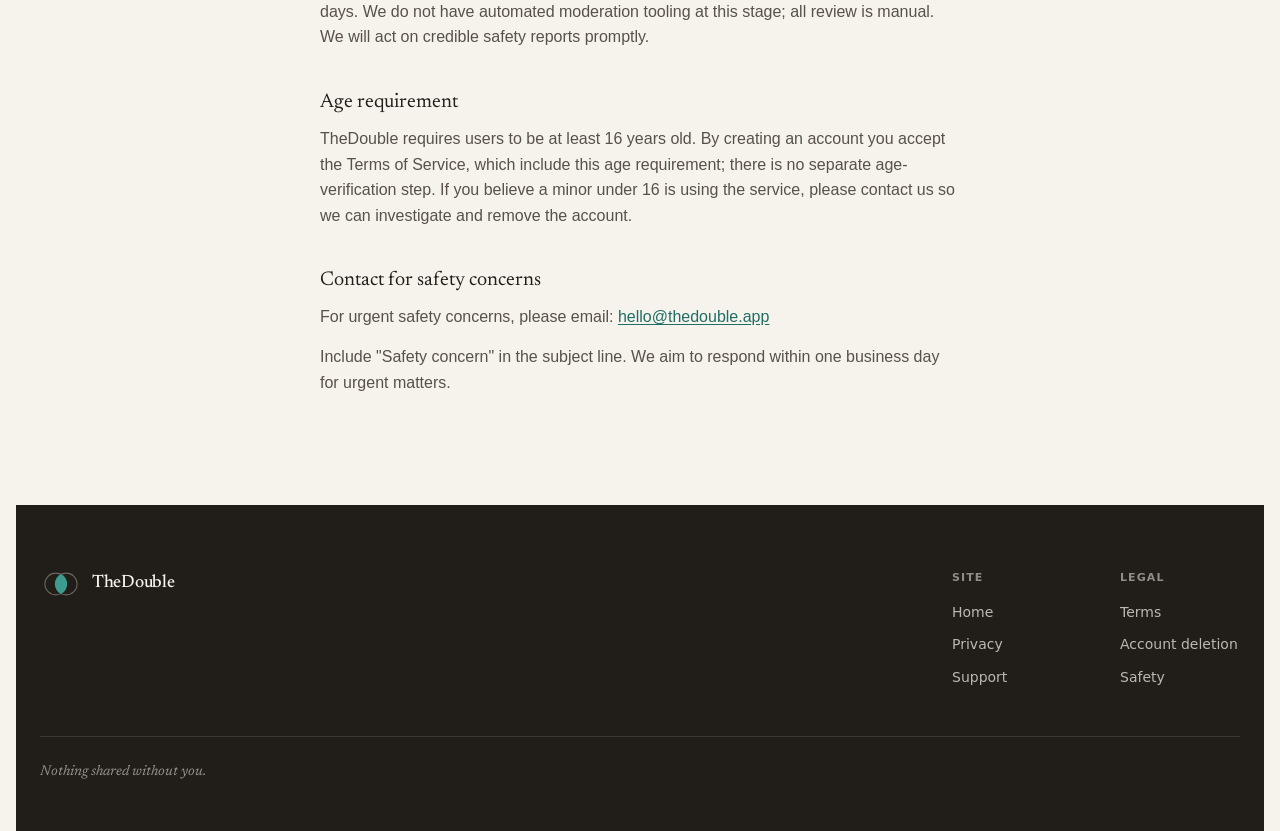
<file: safety.html>
<!DOCTYPE html>
<html lang="en">
<head>
  <meta charset="UTF-8">
  <meta name="viewport" content="width=device-width, initial-scale=1.0">
  <title>Safety -- TheDouble</title>
  <meta name="description" content="How TheDouble keeps users safe.">
  <link rel="icon" href="favicon.svg" type="image/svg+xml">
  <link rel="apple-touch-icon" href="icon-180.png">
  <link rel="preconnect" href="https://fonts.googleapis.com">
  <link rel="preconnect" href="https://fonts.gstatic.com" crossorigin>
  <link href="https://fonts.googleapis.com/css2?family=Newsreader:ital,wght@0,300;0,400;0,500;1,300;1,400;1,500&display=swap" rel="stylesheet">
  <link rel="stylesheet" href="style.css?v=3">
</head>
<body>
  <a class="skip-link" href="#main">Skip to content</a>

  <!-- HEADER -->
  <header class="mkt-header" role="banner">
    <div class="mkt-header-inner">
      <a href="index.html" class="mkt-wordmark" aria-label="TheDouble -- home">
        <svg class="mkt-logo-svg" xmlns="http://www.w3.org/2000/svg" viewBox="0 0 96 64" aria-hidden="true" focusable="false">
          <defs>
            <clipPath id="header-lens"><circle cx="36" cy="32" r="26"/></clipPath>
            <mask id="header-lens-outL"><rect width="96" height="64" fill="white"/><circle cx="60" cy="32" r="26" fill="black"/></mask>
            <mask id="header-lens-outR"><rect width="96" height="64" fill="white"/><circle cx="36" cy="32" r="26" fill="black"/></mask>
          </defs>
          <circle cx="60" cy="32" r="26" fill="#1F6E66" clip-path="url(#header-lens)"/>
          <circle cx="36" cy="32" r="24.85" fill="none" stroke="#C9C1B3" stroke-width="2.3" mask="url(#header-lens-outL)"/>
          <circle cx="60" cy="32" r="24.85" fill="none" stroke="#C9C1B3" stroke-width="2.3" mask="url(#header-lens-outR)"/>
        </svg>
        <span class="mkt-wordmark-text">TheDouble</span>
      </a>
      <nav class="mkt-nav" aria-label="Main navigation">
        <a href="index.html" class="mkt-nav-link">Home</a>
        <a href="privacy.html" class="mkt-nav-link">Privacy</a>
        <a href="support.html" class="mkt-nav-link">Support</a>
      </nav>
      <button class="mkt-menu-toggle" aria-controls="mkt-mobile-menu" aria-expanded="false">Menu</button>
    </div>
  </header>

  <!-- MOBILE MENU -->
  <div class="mkt-mobile-menu" id="mkt-mobile-menu" aria-hidden="true" role="dialog" aria-modal="true" aria-label="Navigation">
    <div class="mkt-mobile-menu-inner">
      <button class="mkt-mobile-close" aria-label="Close menu">Close</button>
      <nav aria-label="Mobile navigation">
        <a href="index.html" class="mkt-mobile-link">Home</a>
        <a href="privacy.html" class="mkt-mobile-link">Privacy</a>
        <a href="support.html" class="mkt-mobile-link">Support</a>
      </nav>
    </div>
  </div>

  <main id="main" class="content">
    <h1>Safety</h1>
    <p class="effective">Effective date: 6 July 2026</p>

    <p>
      TheDouble is open to users aged 16 and above. We take safety seriously and have
      built several layers of protection into the service.
    </p>

    <h2>AI safety guardrails</h2>

    <h3>No adult content</h3>
    <p>
      Your Double will not generate sexually explicit, violent, or otherwise harmful content.
      These guardrails are enforced at the model level (the leading language models of
      our AI providers) and at the application layer. Attempts to bypass them are logged and may result in account termination.
    </p>

    <h3>Crisis-sensitive responses</h3>
    <p>
      If your Double detects that a conversation involves self-harm, suicide, or a mental
      health crisis, it is instructed to respond with care and to direct you to professional
      resources rather than engage with the topic in a potentially harmful way.
    </p>
    <p>
      If you or someone you know is in crisis, please reach out to a professional:
    </p>
    <div class="info-box">
      <p><strong>Poland -- Telefon Zaufania dla Dorosłych w Kryzysie Emocjonalnym</strong></p>
      <p class="crisis-number">116 123</p>
      <p style="margin-top:8px; font-size:13px;">Available 24/7, free of charge. For international support resources, visit <a href="https://www.iasp.info/resources/Crisis_Centres/" target="_blank" rel="noopener">iasp.info</a>.</p>
    </div>

    <h3>No guidance on dangerous activities</h3>
    <p>
      Your Double will not provide instructions for illegal activities, the manufacture
      of weapons or dangerous substances, or other activities that could cause physical harm.
    </p>

    <h2>Discretion architecture</h2>
    <p>
      Your Double learns information about you through your conversations. This information
      is private to you. In Double-to-Double conversations your Double shares only what
      you would plainly be comfortable sharing, guided by the relationships you declare
      and by built-in discretion rules (surprises, other people's secrets and sensitive
      details stay back). When stakes are high, your Double asks you first. You can stop
      any Double-to-Double relationship at any moment with one word ("przestań"), in
      conversation or from the Trust screen.
    </p>

    <h2>Reporting AI messages</h2>
    <p>
      If your Double produces a response that you believe is harmful, inappropriate,
      or unsafe, you can report it directly in the app:
    </p>
    <ul>
      <li>Long-press the message in your Double's conversation.</li>
      <li>Tap <strong>Report message</strong>.</li>
      <li>Select the reason and submit.</li>
    </ul>
    <p>
      All reports are reviewed by a human. If a pattern of unsafe outputs is detected,
      we will take corrective action including adjusting system prompts or filing a
      report with our AI provider.
    </p>

    <h2>Human review</h2>
    <p>
      Reported messages are reviewed by the operator (Wojciech Rokosz) within
      2 business days. We do not have automated moderation tooling at this stage;
      all review is manual. We will act on credible safety reports promptly.
    </p>

    <h2>Age requirement</h2>
    <p>
      TheDouble requires users to be at least 16 years old. By creating an account you
      accept the Terms of Service, which include this age requirement; there is no
      separate age-verification step. If you believe a minor under 16 is using the
      service, please contact us so we can investigate and remove the account.
    </p>

    <h2>Contact for safety concerns</h2>
    <p>
      For urgent safety concerns, please email:
      <a href="mailto:hello@thedouble.app">hello@thedouble.app</a>
    </p>
    <p>
      Include "Safety concern" in the subject line. We aim to respond within one business day
      for urgent matters.
    </p>
  </main>

  <!-- FOOTER -->
  <footer class="mkt-footer" role="contentinfo">
    <div class="mkt-footer-inner">
      <div class="mkt-footer-lockup">
        <svg class="mkt-footer-logo" xmlns="http://www.w3.org/2000/svg" viewBox="0 0 96 64" aria-hidden="true" focusable="false">
          <defs>
            <clipPath id="footer-lens"><circle cx="36" cy="32" r="26"/></clipPath>
            <mask id="footer-lens-outL"><rect width="96" height="64" fill="white"/><circle cx="60" cy="32" r="26" fill="black"/></mask>
            <mask id="footer-lens-outR"><rect width="96" height="64" fill="white"/><circle cx="36" cy="32" r="26" fill="black"/></mask>
          </defs>
          <circle cx="60" cy="32" r="26" fill="#3E9B90" clip-path="url(#footer-lens)"/>
          <circle cx="36" cy="32" r="24.85" fill="none" stroke="#6B655B" stroke-width="2.3" mask="url(#footer-lens-outL)"/>
          <circle cx="60" cy="32" r="24.85" fill="none" stroke="#6B655B" stroke-width="2.3" mask="url(#footer-lens-outR)"/>
        </svg>
        <span class="mkt-footer-wordmark">TheDouble</span>
      </div>
      <nav class="mkt-footer-nav" aria-label="Footer navigation">
        <div class="mkt-footer-col">
          <p class="mkt-footer-col-label">Site</p>
          <a href="index.html" class="mkt-footer-link">Home</a>
          <a href="privacy.html" class="mkt-footer-link">Privacy</a>
          <a href="support.html" class="mkt-footer-link">Support</a>
        </div>
        <div class="mkt-footer-col">
          <p class="mkt-footer-col-label">Legal</p>
          <a href="terms.html" class="mkt-footer-link">Terms</a>
          <a href="delete-account.html" class="mkt-footer-link">Account deletion</a>
          <a href="safety.html" class="mkt-footer-link">Safety</a>
        </div>
      </nav>
      <p class="mkt-footer-signoff">Nothing shared without you.</p>
    </div>
  </footer>

  <script>
    (function () {
      var toggle = document.querySelector('.mkt-menu-toggle');
      var menu = document.getElementById('mkt-mobile-menu');
      var close = document.querySelector('.mkt-mobile-close');
      var links = menu ? menu.querySelectorAll('.mkt-mobile-link') : [];
      function openMenu() { menu.classList.add('is-open'); menu.setAttribute('aria-hidden', 'false'); toggle.setAttribute('aria-expanded', 'true'); document.body.style.overflow = 'hidden'; close.focus(); }
      function closeMenu() { menu.classList.remove('is-open'); menu.setAttribute('aria-hidden', 'true'); toggle.setAttribute('aria-expanded', 'false'); document.body.style.overflow = ''; toggle.focus(); }
      if (toggle && menu && close) {
        toggle.addEventListener('click', openMenu);
        close.addEventListener('click', closeMenu);
        links.forEach(function (l) { l.addEventListener('click', closeMenu); });
        document.addEventListener('keydown', function (e) { if (e.key === 'Escape' && menu.classList.contains('is-open')) closeMenu(); });
      }
    })();
  </script>
</body>
</html>
</file>
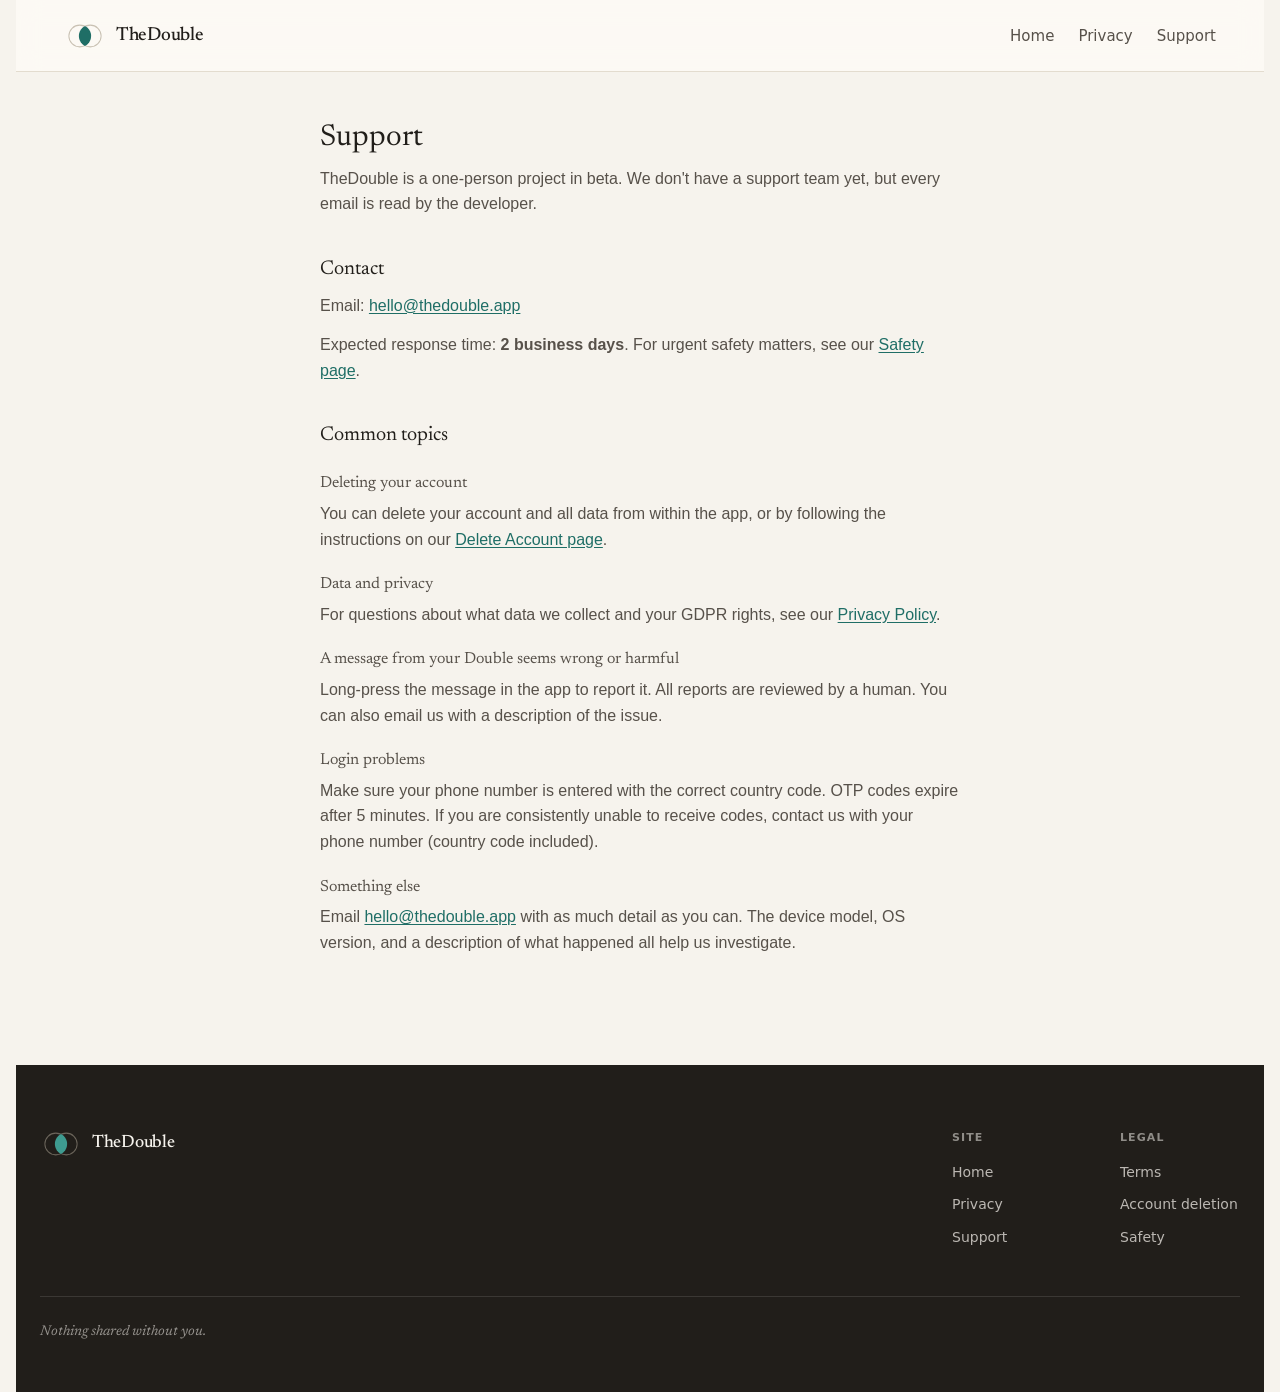
<file: support.html>
<!DOCTYPE html>
<html lang="en">
<head>
  <meta charset="UTF-8">
  <meta name="viewport" content="width=device-width, initial-scale=1.0">
  <title>Support -- TheDouble</title>
  <meta name="description" content="Get help with TheDouble app.">
  <link rel="icon" href="favicon.svg" type="image/svg+xml">
  <link rel="apple-touch-icon" href="icon-180.png">
  <link rel="preconnect" href="https://fonts.googleapis.com">
  <link rel="preconnect" href="https://fonts.gstatic.com" crossorigin>
  <link href="https://fonts.googleapis.com/css2?family=Newsreader:ital,wght@0,300;0,400;0,500;1,300;1,400;1,500&display=swap" rel="stylesheet">
  <link rel="stylesheet" href="style.css?v=3">
</head>
<body>
  <a class="skip-link" href="#main">Skip to content</a>

  <!-- HEADER -->
  <header class="mkt-header" role="banner">
    <div class="mkt-header-inner">
      <a href="index.html" class="mkt-wordmark" aria-label="TheDouble -- home">
        <svg class="mkt-logo-svg" xmlns="http://www.w3.org/2000/svg" viewBox="0 0 96 64" aria-hidden="true" focusable="false">
          <defs>
            <clipPath id="header-lens"><circle cx="36" cy="32" r="26"/></clipPath>
            <mask id="header-lens-outL"><rect width="96" height="64" fill="white"/><circle cx="60" cy="32" r="26" fill="black"/></mask>
            <mask id="header-lens-outR"><rect width="96" height="64" fill="white"/><circle cx="36" cy="32" r="26" fill="black"/></mask>
          </defs>
          <circle cx="60" cy="32" r="26" fill="#1F6E66" clip-path="url(#header-lens)"/>
          <circle cx="36" cy="32" r="24.85" fill="none" stroke="#C9C1B3" stroke-width="2.3" mask="url(#header-lens-outL)"/>
          <circle cx="60" cy="32" r="24.85" fill="none" stroke="#C9C1B3" stroke-width="2.3" mask="url(#header-lens-outR)"/>
        </svg>
        <span class="mkt-wordmark-text">TheDouble</span>
      </a>
      <nav class="mkt-nav" aria-label="Main navigation">
        <a href="index.html" class="mkt-nav-link">Home</a>
        <a href="privacy.html" class="mkt-nav-link">Privacy</a>
        <a href="support.html" class="mkt-nav-link">Support</a>
      </nav>
      <button class="mkt-menu-toggle" aria-controls="mkt-mobile-menu" aria-expanded="false">Menu</button>
    </div>
  </header>

  <!-- MOBILE MENU -->
  <div class="mkt-mobile-menu" id="mkt-mobile-menu" aria-hidden="true" role="dialog" aria-modal="true" aria-label="Navigation">
    <div class="mkt-mobile-menu-inner">
      <button class="mkt-mobile-close" aria-label="Close menu">Close</button>
      <nav aria-label="Mobile navigation">
        <a href="index.html" class="mkt-mobile-link">Home</a>
        <a href="privacy.html" class="mkt-mobile-link">Privacy</a>
        <a href="support.html" class="mkt-mobile-link">Support</a>
      </nav>
    </div>
  </div>

  <main id="main" class="content">
    <h1>Support</h1>

    <p>
      TheDouble is a one-person project in beta. We don't have a support team yet,
      but every email is read by the developer.
    </p>

    <h2>Contact</h2>
    <p>
      Email: <a href="mailto:hello@thedouble.app">hello@thedouble.app</a>
    </p>
    <p>
      Expected response time: <strong>2 business days</strong>.
      For urgent safety matters, see our <a href="safety.html">Safety page</a>.
    </p>

    <h2>Common topics</h2>

    <h3>Deleting your account</h3>
    <p>
      You can delete your account and all data from within the app, or by following the
      instructions on our <a href="delete-account.html">Delete Account page</a>.
    </p>

    <h3>Data and privacy</h3>
    <p>
      For questions about what data we collect and your GDPR rights,
      see our <a href="privacy.html">Privacy Policy</a>.
    </p>

    <h3>A message from your Double seems wrong or harmful</h3>
    <p>
      Long-press the message in the app to report it. All reports are reviewed by a human.
      You can also email us with a description of the issue.
    </p>

    <h3>Login problems</h3>
    <p>
      Make sure your phone number is entered with the correct country code.
      OTP codes expire after 5 minutes. If you are consistently unable to receive
      codes, contact us with your phone number (country code included).
    </p>

    <h3>Something else</h3>
    <p>
      Email <a href="mailto:hello@thedouble.app">hello@thedouble.app</a>
      with as much detail as you can. The device model, OS version, and a
      description of what happened all help us investigate.
    </p>
  </main>

  <!-- FOOTER -->
  <footer class="mkt-footer" role="contentinfo">
    <div class="mkt-footer-inner">
      <div class="mkt-footer-lockup">
        <svg class="mkt-footer-logo" xmlns="http://www.w3.org/2000/svg" viewBox="0 0 96 64" aria-hidden="true" focusable="false">
          <defs>
            <clipPath id="footer-lens"><circle cx="36" cy="32" r="26"/></clipPath>
            <mask id="footer-lens-outL"><rect width="96" height="64" fill="white"/><circle cx="60" cy="32" r="26" fill="black"/></mask>
            <mask id="footer-lens-outR"><rect width="96" height="64" fill="white"/><circle cx="36" cy="32" r="26" fill="black"/></mask>
          </defs>
          <circle cx="60" cy="32" r="26" fill="#3E9B90" clip-path="url(#footer-lens)"/>
          <circle cx="36" cy="32" r="24.85" fill="none" stroke="#6B655B" stroke-width="2.3" mask="url(#footer-lens-outL)"/>
          <circle cx="60" cy="32" r="24.85" fill="none" stroke="#6B655B" stroke-width="2.3" mask="url(#footer-lens-outR)"/>
        </svg>
        <span class="mkt-footer-wordmark">TheDouble</span>
      </div>
      <nav class="mkt-footer-nav" aria-label="Footer navigation">
        <div class="mkt-footer-col">
          <p class="mkt-footer-col-label">Site</p>
          <a href="index.html" class="mkt-footer-link">Home</a>
          <a href="privacy.html" class="mkt-footer-link">Privacy</a>
          <a href="support.html" class="mkt-footer-link">Support</a>
        </div>
        <div class="mkt-footer-col">
          <p class="mkt-footer-col-label">Legal</p>
          <a href="terms.html" class="mkt-footer-link">Terms</a>
          <a href="delete-account.html" class="mkt-footer-link">Account deletion</a>
          <a href="safety.html" class="mkt-footer-link">Safety</a>
        </div>
      </nav>
      <p class="mkt-footer-signoff">Nothing shared without you.</p>
    </div>
  </footer>

  <script>
    (function () {
      var toggle = document.querySelector('.mkt-menu-toggle');
      var menu = document.getElementById('mkt-mobile-menu');
      var close = document.querySelector('.mkt-mobile-close');
      var links = menu ? menu.querySelectorAll('.mkt-mobile-link') : [];
      function openMenu() { menu.classList.add('is-open'); menu.setAttribute('aria-hidden', 'false'); toggle.setAttribute('aria-expanded', 'true'); document.body.style.overflow = 'hidden'; close.focus(); }
      function closeMenu() { menu.classList.remove('is-open'); menu.setAttribute('aria-hidden', 'true'); toggle.setAttribute('aria-expanded', 'false'); document.body.style.overflow = ''; toggle.focus(); }
      if (toggle && menu && close) {
        toggle.addEventListener('click', openMenu);
        close.addEventListener('click', closeMenu);
        links.forEach(function (l) { l.addEventListener('click', closeMenu); });
        document.addEventListener('keydown', function (e) { if (e.key === 'Escape' && menu.classList.contains('is-open')) closeMenu(); });
      }
    })();
  </script>
</body>
</html>
</file>
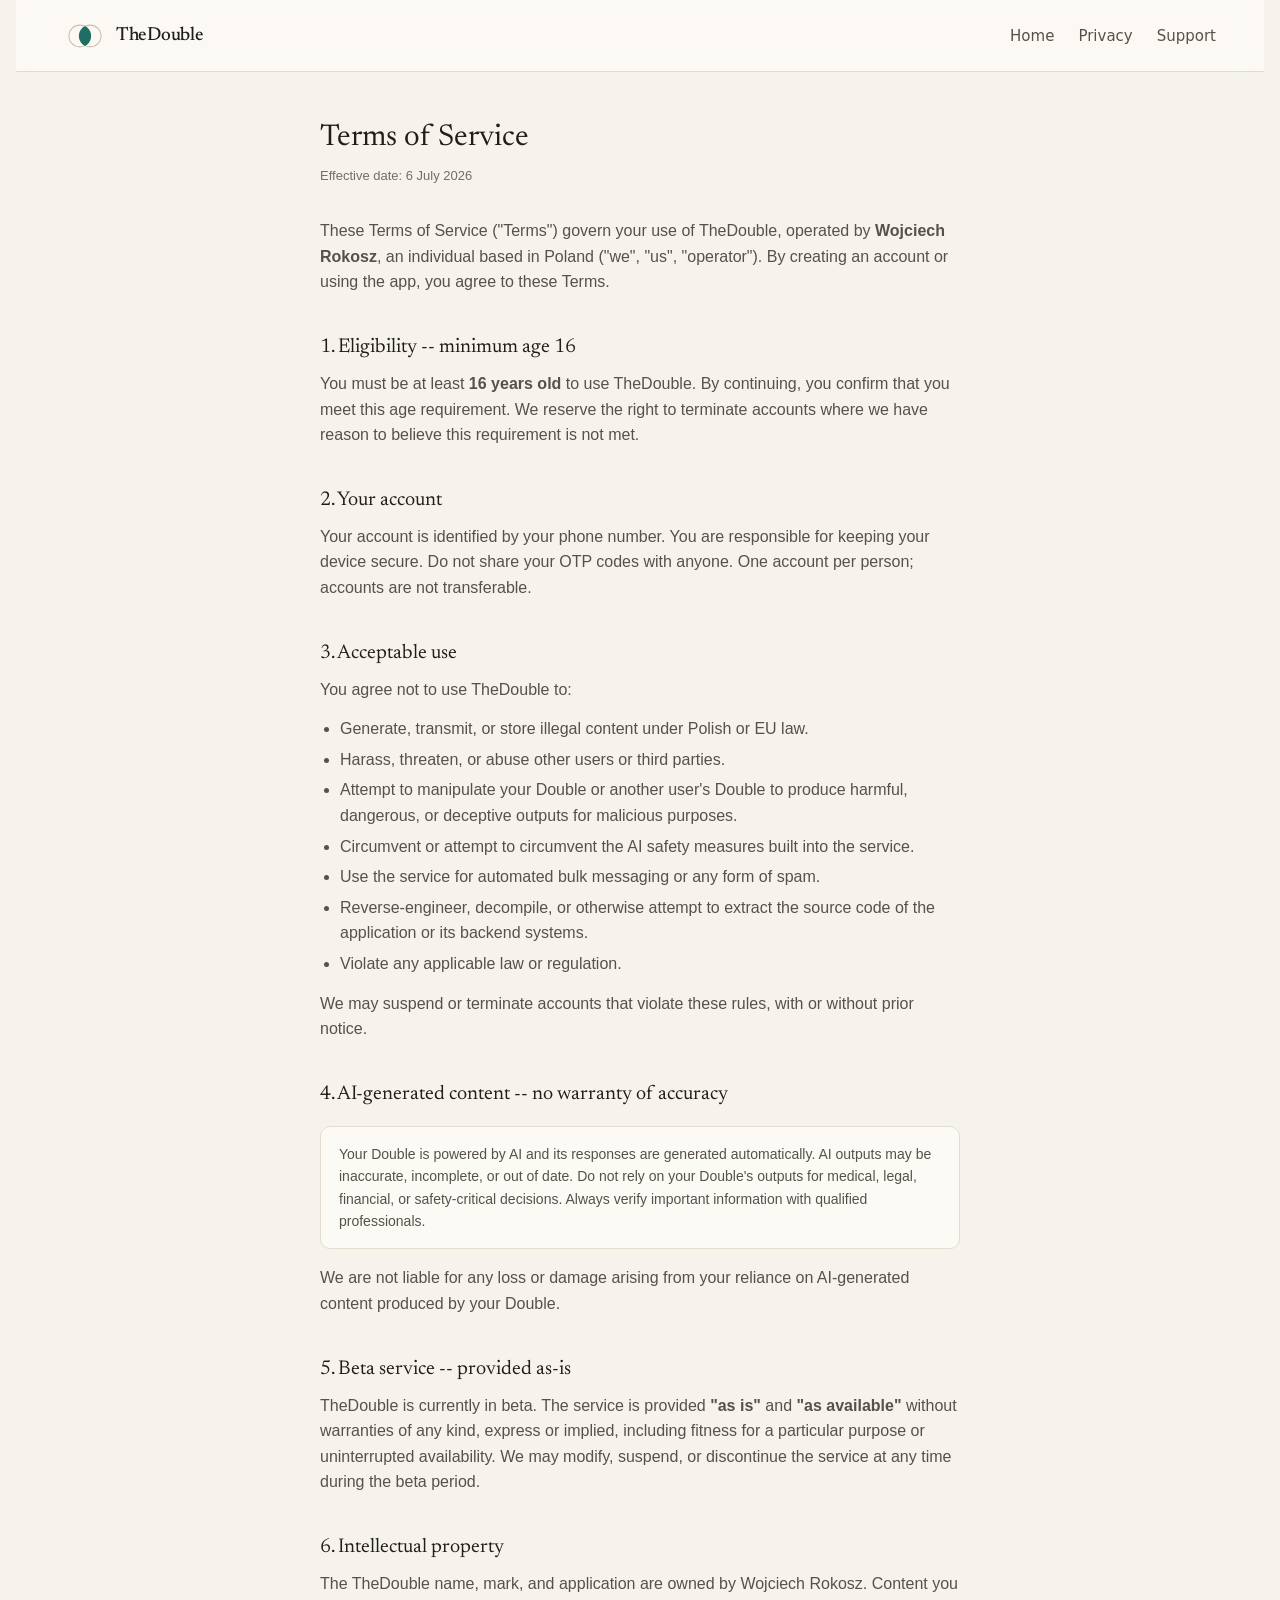
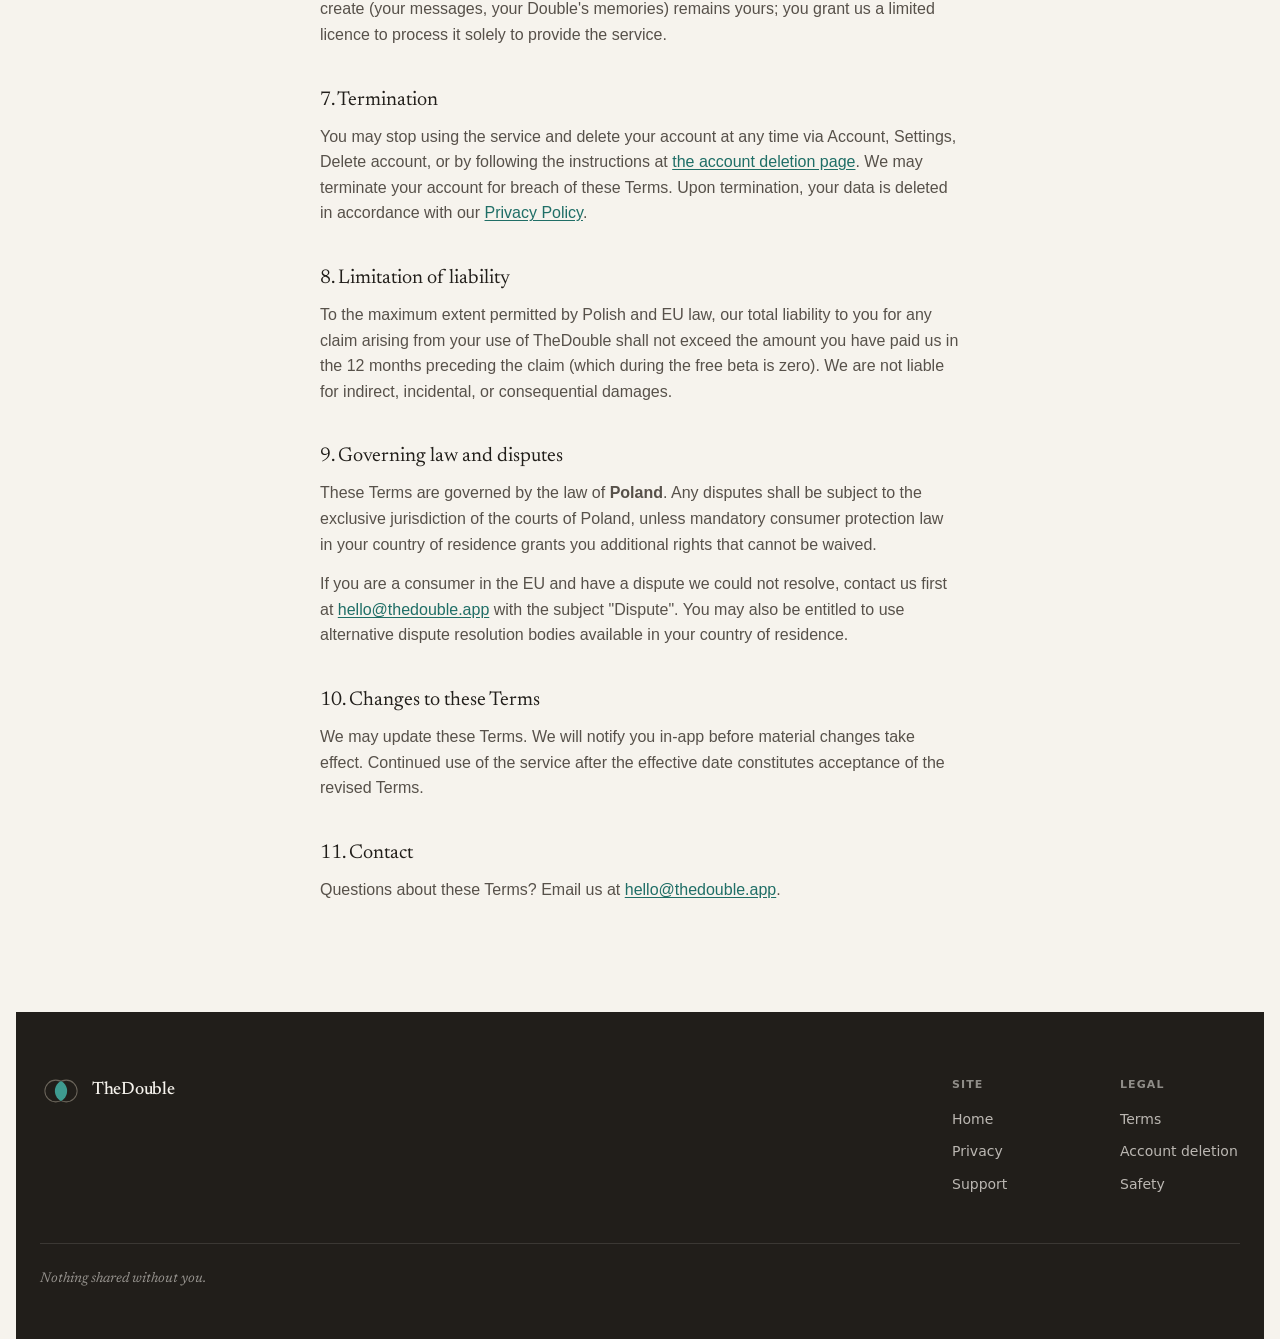
<file: terms.html>
<!DOCTYPE html>
<html lang="en">
<head>
  <meta charset="UTF-8">
  <meta name="viewport" content="width=device-width, initial-scale=1.0">
  <title>Terms of Service -- TheDouble</title>
  <meta name="description" content="Terms of Service for TheDouble app.">
  <link rel="icon" href="favicon.svg" type="image/svg+xml">
  <link rel="apple-touch-icon" href="icon-180.png">
  <link rel="preconnect" href="https://fonts.googleapis.com">
  <link rel="preconnect" href="https://fonts.gstatic.com" crossorigin>
  <link href="https://fonts.googleapis.com/css2?family=Newsreader:ital,wght@0,300;0,400;0,500;1,300;1,400;1,500&display=swap" rel="stylesheet">
  <link rel="stylesheet" href="style.css?v=3">
</head>
<body>
  <a class="skip-link" href="#main">Skip to content</a>

  <!-- HEADER -->
  <header class="mkt-header" role="banner">
    <div class="mkt-header-inner">
      <a href="index.html" class="mkt-wordmark" aria-label="TheDouble -- home">
        <svg class="mkt-logo-svg" xmlns="http://www.w3.org/2000/svg" viewBox="0 0 96 64" aria-hidden="true" focusable="false">
          <defs>
            <clipPath id="header-lens"><circle cx="36" cy="32" r="26"/></clipPath>
            <mask id="header-lens-outL"><rect width="96" height="64" fill="white"/><circle cx="60" cy="32" r="26" fill="black"/></mask>
            <mask id="header-lens-outR"><rect width="96" height="64" fill="white"/><circle cx="36" cy="32" r="26" fill="black"/></mask>
          </defs>
          <circle cx="60" cy="32" r="26" fill="#1F6E66" clip-path="url(#header-lens)"/>
          <circle cx="36" cy="32" r="24.85" fill="none" stroke="#C9C1B3" stroke-width="2.3" mask="url(#header-lens-outL)"/>
          <circle cx="60" cy="32" r="24.85" fill="none" stroke="#C9C1B3" stroke-width="2.3" mask="url(#header-lens-outR)"/>
        </svg>
        <span class="mkt-wordmark-text">TheDouble</span>
      </a>
      <nav class="mkt-nav" aria-label="Main navigation">
        <a href="index.html" class="mkt-nav-link">Home</a>
        <a href="privacy.html" class="mkt-nav-link">Privacy</a>
        <a href="support.html" class="mkt-nav-link">Support</a>
      </nav>
      <button class="mkt-menu-toggle" aria-controls="mkt-mobile-menu" aria-expanded="false">Menu</button>
    </div>
  </header>

  <!-- MOBILE MENU -->
  <div class="mkt-mobile-menu" id="mkt-mobile-menu" aria-hidden="true" role="dialog" aria-modal="true" aria-label="Navigation">
    <div class="mkt-mobile-menu-inner">
      <button class="mkt-mobile-close" aria-label="Close menu">Close</button>
      <nav aria-label="Mobile navigation">
        <a href="index.html" class="mkt-mobile-link">Home</a>
        <a href="privacy.html" class="mkt-mobile-link">Privacy</a>
        <a href="support.html" class="mkt-mobile-link">Support</a>
      </nav>
    </div>
  </div>

  <main id="main" class="content">
    <h1>Terms of Service</h1>
    <p class="effective">Effective date: 6 July 2026</p>

    <p>
      These Terms of Service ("Terms") govern your use of TheDouble, operated by
      <strong>Wojciech Rokosz</strong>, an individual based in Poland
      ("we", "us", "operator"). By creating an account or using the app,
      you agree to these Terms.
    </p>

    <h2>1. Eligibility -- minimum age 16</h2>
    <p>
      You must be at least <strong>16 years old</strong> to use TheDouble.
      By continuing, you confirm that you meet this age requirement.
      We reserve the right to terminate accounts where we have reason to believe
      this requirement is not met.
    </p>

    <h2>2. Your account</h2>
    <p>
      Your account is identified by your phone number. You are responsible for
      keeping your device secure. Do not share your OTP codes with anyone.
      One account per person; accounts are not transferable.
    </p>

    <h2>3. Acceptable use</h2>
    <p>You agree not to use TheDouble to:</p>
    <ul>
      <li>Generate, transmit, or store illegal content under Polish or EU law.</li>
      <li>Harass, threaten, or abuse other users or third parties.</li>
      <li>Attempt to manipulate your Double or another user's Double to produce harmful, dangerous, or deceptive outputs for malicious purposes.</li>
      <li>Circumvent or attempt to circumvent the AI safety measures built into the service.</li>
      <li>Use the service for automated bulk messaging or any form of spam.</li>
      <li>Reverse-engineer, decompile, or otherwise attempt to extract the source code of the application or its backend systems.</li>
      <li>Violate any applicable law or regulation.</li>
    </ul>
    <p>We may suspend or terminate accounts that violate these rules, with or without prior notice.</p>

    <h2>4. AI-generated content -- no warranty of accuracy</h2>
    <div class="info-box">
      Your Double is powered by AI and its responses are generated automatically.
      AI outputs may be inaccurate, incomplete, or out of date. Do not rely on your
      Double's outputs for medical, legal, financial, or safety-critical decisions.
      Always verify important information with qualified professionals.
    </div>
    <p>
      We are not liable for any loss or damage arising from your reliance on
      AI-generated content produced by your Double.
    </p>

    <h2>5. Beta service -- provided as-is</h2>
    <p>
      TheDouble is currently in beta. The service is provided <strong>"as is"</strong>
      and <strong>"as available"</strong> without warranties of any kind, express or implied,
      including fitness for a particular purpose or uninterrupted availability.
      We may modify, suspend, or discontinue the service at any time during the beta period.
    </p>

    <h2>6. Intellectual property</h2>
    <p>
      The TheDouble name, mark, and application are owned by Wojciech Rokosz.
      Content you create (your messages, your Double's memories) remains yours;
      you grant us a limited licence to process it solely to provide the service.
    </p>

    <h2>7. Termination</h2>
    <p>
      You may stop using the service and delete your account at any time via
      Account, Settings, Delete account, or by following the instructions at
      <a href="delete-account.html">the account deletion page</a>.
      We may terminate your account for breach of these Terms. Upon termination,
      your data is deleted in accordance with our <a href="privacy.html">Privacy Policy</a>.
    </p>

    <h2>8. Limitation of liability</h2>
    <p>
      To the maximum extent permitted by Polish and EU law, our total liability to you
      for any claim arising from your use of TheDouble shall not exceed the amount
      you have paid us in the 12 months preceding the claim (which during the free beta
      is zero). We are not liable for indirect, incidental, or consequential damages.
    </p>

    <h2>9. Governing law and disputes</h2>
    <p>
      These Terms are governed by the law of <strong>Poland</strong>.
      Any disputes shall be subject to the exclusive jurisdiction of the courts of Poland,
      unless mandatory consumer protection law in your country of residence grants you
      additional rights that cannot be waived.
    </p>
    <p>
      If you are a consumer in the EU and have a dispute we could not resolve,
      contact us first at <a href="mailto:hello@thedouble.app">hello@thedouble.app</a>
      with the subject "Dispute". You may also be entitled to use alternative
      dispute resolution bodies available in your country of residence.
    </p>

    <h2>10. Changes to these Terms</h2>
    <p>
      We may update these Terms. We will notify you in-app before material changes
      take effect. Continued use of the service after the effective date constitutes
      acceptance of the revised Terms.
    </p>

    <h2>11. Contact</h2>
    <p>
      Questions about these Terms? Email us at
      <a href="mailto:hello@thedouble.app">hello@thedouble.app</a>.
    </p>
  </main>

  <!-- FOOTER -->
  <footer class="mkt-footer" role="contentinfo">
    <div class="mkt-footer-inner">
      <div class="mkt-footer-lockup">
        <svg class="mkt-footer-logo" xmlns="http://www.w3.org/2000/svg" viewBox="0 0 96 64" aria-hidden="true" focusable="false">
          <defs>
            <clipPath id="footer-lens"><circle cx="36" cy="32" r="26"/></clipPath>
            <mask id="footer-lens-outL"><rect width="96" height="64" fill="white"/><circle cx="60" cy="32" r="26" fill="black"/></mask>
            <mask id="footer-lens-outR"><rect width="96" height="64" fill="white"/><circle cx="36" cy="32" r="26" fill="black"/></mask>
          </defs>
          <circle cx="60" cy="32" r="26" fill="#3E9B90" clip-path="url(#footer-lens)"/>
          <circle cx="36" cy="32" r="24.85" fill="none" stroke="#6B655B" stroke-width="2.3" mask="url(#footer-lens-outL)"/>
          <circle cx="60" cy="32" r="24.85" fill="none" stroke="#6B655B" stroke-width="2.3" mask="url(#footer-lens-outR)"/>
        </svg>
        <span class="mkt-footer-wordmark">TheDouble</span>
      </div>
      <nav class="mkt-footer-nav" aria-label="Footer navigation">
        <div class="mkt-footer-col">
          <p class="mkt-footer-col-label">Site</p>
          <a href="index.html" class="mkt-footer-link">Home</a>
          <a href="privacy.html" class="mkt-footer-link">Privacy</a>
          <a href="support.html" class="mkt-footer-link">Support</a>
        </div>
        <div class="mkt-footer-col">
          <p class="mkt-footer-col-label">Legal</p>
          <a href="terms.html" class="mkt-footer-link">Terms</a>
          <a href="delete-account.html" class="mkt-footer-link">Account deletion</a>
          <a href="safety.html" class="mkt-footer-link">Safety</a>
        </div>
      </nav>
      <p class="mkt-footer-signoff">Nothing shared without you.</p>
    </div>
  </footer>

  <script>
    (function () {
      var toggle = document.querySelector('.mkt-menu-toggle');
      var menu = document.getElementById('mkt-mobile-menu');
      var close = document.querySelector('.mkt-mobile-close');
      var links = menu ? menu.querySelectorAll('.mkt-mobile-link') : [];
      function openMenu() { menu.classList.add('is-open'); menu.setAttribute('aria-hidden', 'false'); toggle.setAttribute('aria-expanded', 'true'); document.body.style.overflow = 'hidden'; close.focus(); }
      function closeMenu() { menu.classList.remove('is-open'); menu.setAttribute('aria-hidden', 'true'); toggle.setAttribute('aria-expanded', 'false'); document.body.style.overflow = ''; toggle.focus(); }
      if (toggle && menu && close) {
        toggle.addEventListener('click', openMenu);
        close.addEventListener('click', closeMenu);
        links.forEach(function (l) { l.addEventListener('click', closeMenu); });
        document.addEventListener('keydown', function (e) { if (e.key === 'Escape' && menu.classList.contains('is-open')) closeMenu(); });
      }
    })();
  </script>
</body>
</html>
</file>
<file: style.css>
/* ── Design tokens (TheDouble v1.0) ── */
:root {
  /* legacy aliases kept for legal pages */
  --bg: #F6F3ED;
  --card: #FCFAF5;
  --text: #211E1A;
  --secondary: #57514A;
  --teal: #1F6E66;
  --hairline: #E3DCCF;
  --max: 640px;

  /* canonical tokens */
  --td-bg-canvas: #F6F3ED;
  --td-bg-card: #FCFAF5;
  --td-bg-recessed: #EDE8DE;
  --td-border-hairline: #E3DCCF;
  --td-border-input: #C9C1B3;
  --td-text-primary: #211E1A;
  --td-text-secondary: #57514A;
  --td-text-tertiary: #756D63; /* v1.2.0 2026-08-21: AA fix, bylo #8A8177 */
  --td-double-action: #1F6E66;
  --td-double-deep: #14524C;
  --td-double-field: #DCE9E6;
  --td-double-ondark: #3E9B90;
  --td-font-brand: "Newsreader", Georgia, serif;
  --td-font-ui: system-ui, -apple-system, "SF Pro", "Roboto Flex", sans-serif;
  --td-space-4: 16px;
  --td-space-6: 24px;
  --td-space-8: 32px;
  --td-space-12: 48px;
  --td-space-16: 64px;
  --td-space-24: 96px;
  --td-radius-card: 14px;
  --td-radius-pill: 9999px;
  --td-elevation-1: 0 1px 2px rgba(33,30,26,.06), 0 4px 16px rgba(33,30,26,.06);
  --td-elevation-2: 0 8px 40px rgba(33,30,26,.12);
  --td-layer-nav: 50;
  --td-layer-overlay: 100;
  --td-motion-instant: 120ms ease-out;
  --td-motion-settle: 240ms cubic-bezier(.2,0,0,1);
  --td-motion-drift: 400ms cubic-bezier(.32,.72,0,1);
  --td-motion-breathe: 4800ms ease-in-out;
  --td-focus-ring: 2px solid var(--td-double-action);
  --td-focus-offset: 2px;

  /* ink (footer) */
  --td-ink: #211E1A;
  --td-paper: #F6F3ED;
}

*, *::before, *::after { box-sizing: border-box; margin: 0; padding: 0; }

body {
  background: var(--bg);
  color: var(--text);
  font-family: -apple-system, BlinkMacSystemFont, "Segoe UI", Roboto, sans-serif;
  font-size: 16px;
  line-height: 1.6;
  padding: 0 16px;
}

a { color: var(--teal); text-decoration: none; }
a:hover { text-decoration: underline; }
/* a11y (axe link-in-text-block): linki w treści stron prawnych muszą być
   odróżnialne bez koloru — kontrast teal vs tekst akapitu to tylko 1.29:1 */
.content p a, .content li a { text-decoration: underline; text-underline-offset: 2px; }

/* ── Header ── */
.site-header {
  max-width: var(--max);
  margin: 0 auto;
  padding: 24px 0 16px;
  border-bottom: 1px solid var(--hairline);
}

.site-header a {
  display: inline-flex;
  align-items: center;
  gap: 10px;
  color: var(--text);
  text-decoration: none;
}


/* ── Content ── */
.content {
  max-width: var(--max);
  margin: 0 auto;
  padding: 48px 0 96px;
}

h1 {
  font-family: 'Newsreader', Georgia, serif;
  font-size: 30px;
  font-weight: 400;
  color: var(--text);
  line-height: 1.25;
  margin-bottom: 8px;
}

h2 {
  font-family: 'Newsreader', Georgia, serif;
  font-size: 20px;
  font-weight: 400;
  color: var(--text);
  margin: 36px 0 8px;
}

h3 {
  font-family: 'Newsreader', Georgia, serif;
  font-size: 16px;
  font-weight: 400;
  color: var(--secondary);
  margin: 20px 0 4px;
}

p { color: var(--secondary); margin-bottom: 14px; }

.effective {
  font-size: 13px;
  color: var(--td-text-tertiary); /* 4.6:1 na canvas (token v1.2.0) */
  margin-bottom: 32px;
}

ul, ol { padding-left: 20px; color: var(--secondary); margin-bottom: 14px; }
li { margin-bottom: 5px; }

/* ── Table ── */
table {
  width: 100%;
  border-collapse: collapse;
  margin: 16px 0 24px;
  font-size: 14px;
}
/* Wąskie ekrany: tabela scrolluje we własnym kontenerze zamiast rozpychać
   stronę (privacy.html przelewała się o 9px na 375px) */
@media (max-width: 480px) {
  table { display: block; overflow-x: auto; -webkit-overflow-scrolling: touch; }
}
th {
  text-align: left;
  padding: 8px 10px;
  background: var(--card);
  border: 1px solid var(--hairline);
  color: var(--text);
  font-weight: 600;
  font-size: 13px;
}
td {
  padding: 8px 10px;
  border: 1px solid var(--hairline);
  color: var(--secondary);
  vertical-align: top;
}

/* ── Hero (index only) ── */
.hero-promise {
  margin-top: 20px;
  font-size: 18px;
  color: var(--secondary);
}

.hero-nav {
  margin-top: 48px;
  display: flex;
  flex-direction: column;
  gap: 14px;
}

.hero-nav a {
  font-size: 16px;
  border-bottom: 1px solid var(--hairline);
  padding-bottom: 14px;
  display: block;
}

/* ── Footer nav ── */
.site-footer {
  max-width: var(--max);
  margin: 0 auto;
  padding: 24px 0 32px;
  border-top: 1px solid var(--hairline);
  display: flex;
  flex-wrap: wrap;
  gap: 14px 20px;
  font-size: 13px;
}

.site-footer a { color: var(--secondary); }
.site-footer a:hover { color: var(--teal); }

/* ── Step box (delete page) ── */
.steps {
  background: var(--card);
  border: 1px solid var(--hairline);
  border-radius: 10px; /* skala radius kanonu: 6/10/14 */
  padding: 20px 20px 16px;
  margin: 16px 0 24px;
}

.steps ol { margin-bottom: 0; }

/* ── Info box ── */
.info-box {
  background: var(--card);
  border: 1px solid var(--hairline);
  border-radius: 10px; /* skala radius kanonu: 6/10/14 */
  padding: 16px 18px;
  margin: 16px 0;
  font-size: 14px;
  color: var(--secondary);
}

/* ── Emergency number ── */
.crisis-number {
  font-size: 20px;
  font-family: 'Newsreader', Georgia, serif;
  color: var(--teal);
  font-weight: 400;
}


/* ════════════════════════════════════════════════════════════
   MARKETING WEBSITE — SURFACE 02
   All selectors prefixed with .mkt- to avoid collisions
   ════════════════════════════════════════════════════════════ */

/* ── Skip link ── */
.skip-link {
  position: absolute;
  left: -9999px;
  top: var(--td-space-4);
  background: var(--td-bg-card);
  color: var(--td-text-primary);
  font-family: var(--td-font-ui);
  font-size: 14px;
  padding: 8px 16px;
  border-radius: var(--td-radius-pill);
  border: var(--td-focus-ring);
  z-index: calc(var(--td-layer-overlay) + 100);
  text-decoration: none;
}
.skip-link:focus {
  left: 16px;
}

/* ── Global resets for marketing page only ── */
.mkt-header,
.mkt-section,
.mkt-footer {
  box-sizing: border-box;
}

/* ── Focus styles ── */
.mkt-header a:focus-visible,
.mkt-nav-link:focus-visible,
.mkt-btn:focus-visible,
.mkt-mobile-link:focus-visible,
.mkt-mobile-cta:focus-visible,
.mkt-menu-toggle:focus-visible,
.mkt-mobile-close:focus-visible,
.mkt-footer-link:focus-visible,
.mkt-inline-link:focus-visible {
  outline: var(--td-focus-ring);
  outline-offset: var(--td-focus-offset);
  border-radius: 4px;
}

/* ─────────────────────────────────────────
   HEADER
   ───────────────────────────────────────── */
.mkt-header {
  position: sticky;
  top: 0;
  z-index: var(--td-layer-nav);
  height: 72px;
  background: rgba(252, 250, 245, 0.92);
  backdrop-filter: blur(12px);
  -webkit-backdrop-filter: blur(12px);
  border-bottom: 1px solid var(--td-border-hairline);
}

.mkt-header-inner {
  max-width: 1200px;
  margin: 0 auto;
  padding: 0 var(--td-space-6);
  height: 100%;
  display: flex;
  align-items: center;
  justify-content: space-between;
  gap: var(--td-space-6);
}

/* Wordmark lockup */
.mkt-wordmark {
  display: inline-flex;
  align-items: center;
  gap: 10px;
  text-decoration: none;
  color: var(--td-text-primary);
  flex-shrink: 0;
}
.mkt-wordmark:hover { text-decoration: none; }
.mkt-wordmark:focus-visible {
  outline: var(--td-focus-ring);
  outline-offset: var(--td-focus-offset);
  border-radius: 4px;
}

.mkt-logo-svg {
  width: 42px;
  height: 28px;
  display: block;
}

.mkt-wordmark-text {
  font-family: var(--td-font-brand);
  font-weight: 500;
  font-size: 19px;
  letter-spacing: -0.015em;
  color: var(--td-text-primary);
  line-height: 1;
}

/* Nav */
.mkt-nav {
  display: flex;
  align-items: center;
  gap: var(--td-space-6);
}

.mkt-nav-link {
  font-family: var(--td-font-ui);
  font-size: 15px;
  color: var(--td-text-secondary);
  text-decoration: none;
  transition: color var(--td-motion-instant);
  white-space: nowrap;
}
.mkt-nav-link:hover {
  color: var(--td-double-deep);
  text-decoration: underline;
  text-decoration-color: var(--td-double-action);
  text-underline-offset: 2px;
  text-decoration-thickness: 1px;
}

/* Buttons */
.mkt-btn {
  display: inline-flex;
  align-items: center;
  justify-content: center;
  padding: 10px 22px;
  border-radius: var(--td-radius-pill);
  font-family: var(--td-font-ui);
  font-size: 15px;
  font-weight: 500;
  text-decoration: none;
  white-space: nowrap;
  cursor: pointer;
  border: none;
  transition: background var(--td-motion-instant), color var(--td-motion-instant), box-shadow var(--td-motion-instant);
  letter-spacing: -0.01em;
}

.mkt-btn-primary {
  background: var(--td-double-action);
  color: #fff;
}
.mkt-btn-primary:hover {
  background: var(--td-double-deep);
  text-decoration: none;
  color: #fff;
}

/* Mobile menu toggle */
.mkt-menu-toggle {
  display: none;
  background: none;
  border: none;
  font-family: var(--td-font-ui);
  font-size: 15px;
  color: var(--td-text-secondary);
  cursor: pointer;
  padding: 8px 0;
}

/* ─────────────────────────────────────────
   MOBILE MENU — full-screen paper sheet
   ───────────────────────────────────────── */
.mkt-mobile-menu {
  display: none;
  position: fixed;
  inset: 0;
  z-index: calc(var(--td-layer-nav) + 10);
  background: var(--td-bg-card);
  transform: translateY(-100%);
  transition: transform var(--td-motion-drift);
}
.mkt-mobile-menu.is-open {
  transform: translateY(0);
}

.mkt-mobile-menu-inner {
  display: flex;
  flex-direction: column;
  height: 100%;
  padding: 24px 24px 48px;
}

.mkt-mobile-close {
  align-self: flex-end;
  background: none;
  border: none;
  font-family: var(--td-font-ui);
  font-size: 15px;
  color: var(--td-text-secondary);
  cursor: pointer;
  padding: 8px 0;
  margin-bottom: var(--td-space-8);
}

.mkt-mobile-link {
  display: block;
  font-family: var(--td-font-brand);
  font-size: 32px;
  font-weight: 400;
  color: var(--td-text-primary);
  text-decoration: none;
  padding: 16px 0;
  border-bottom: 1px solid var(--td-border-hairline);
  letter-spacing: -0.015em;
}
.mkt-mobile-link:hover { color: var(--td-double-action); text-decoration: none; }

.mkt-mobile-cta {
  margin-top: auto;
  padding: 14px 28px;
  font-size: 17px;
}

/* ─────────────────────────────────────────
   EDITORIAL SECTIONS
   ───────────────────────────────────────── */
.mkt-section {
  padding: 128px 24px;
  background: var(--td-bg-canvas);
}

.mkt-section + .mkt-section {
  border-top: 1px solid var(--td-border-hairline);
  padding-top: 128px;
}

.mkt-section-inner {
  max-width: 680px;
  margin: 0 auto;
}

.mkt-section-heading {
  font-family: var(--td-font-brand);
  font-weight: 400;
  font-size: 13px;
  letter-spacing: 0.12em;
  text-transform: uppercase;
  color: var(--td-text-tertiary); /* 4.6:1 (token v1.2.0) */
  margin: 0 0 var(--td-space-8) 0;
}

.mkt-body {
  font-family: var(--td-font-ui);
  font-size: 17px;
  line-height: 1.65;
  color: var(--td-text-secondary);
  max-width: 70ch;
  margin: 0 0 var(--td-space-6) 0;
}

.mkt-body:last-child { margin-bottom: 0; }

/* Passage titles (How it works sub-sections) */
.mkt-prose-block {
  margin-bottom: 48px;
}
.mkt-prose-block:last-child { margin-bottom: 0; }

.mkt-passage-title {
  font-family: var(--td-font-brand);
  font-weight: 400;
  font-size: 26px;
  letter-spacing: -0.015em;
  color: var(--td-text-primary);
  margin: 0 0 12px 0;
  line-height: 1.2;
}

/* ─────────────────────────────────────────
   INLINE LINK
   ───────────────────────────────────────── */
.mkt-inline-link {
  color: var(--td-double-action);
  text-decoration: underline;
  text-underline-offset: 2px;
  text-decoration-thickness: 1px;
  font-family: var(--td-font-ui);
  font-size: 17px;
}
.mkt-inline-link:hover {
  color: var(--td-double-deep);
  text-decoration-thickness: 2px;
}

/* ─────────────────────────────────────────
   WAITLIST FORM
   ───────────────────────────────────────── */
.mkt-waitlist-form {
  width: 100%;
  max-width: 480px;
}

.mkt-wl-form {
  display: flex;
  gap: 10px;
  align-items: center;
  flex-wrap: wrap;
}

.mkt-wl-input {
  flex: 1 1 200px;
  height: 48px;
  padding: 0 18px;
  border: 1.5px solid var(--td-border-input);
  border-radius: var(--td-radius-pill);
  background: var(--td-bg-card);
  font-family: var(--td-font-ui);
  font-size: 16px;
  color: var(--td-text-primary);
  outline: none;
  transition: border-color var(--td-motion-instant);
}
.mkt-wl-input::placeholder {
  color: var(--td-text-tertiary);
}
.mkt-wl-input:focus {
  border-color: var(--td-double-action);
  box-shadow: 0 0 0 3px var(--td-double-field);
}

.mkt-wl-btn {
  height: 48px;
  padding: 0 24px;
  flex-shrink: 0;
}

.mkt-wl-status {
  margin-top: 12px;
  font-family: var(--td-font-ui);
  font-size: 15px;
  color: var(--td-text-secondary);
  line-height: 1.5;
}

.mkt-wl-noscript {
  margin-top: 12px;
  font-family: var(--td-font-ui);
  font-size: 14px;
  color: var(--td-text-secondary);
}

/* ─────────────────────────────────────────
   FOOTER
   ───────────────────────────────────────── */
.mkt-footer {
  background: var(--td-ink);
  padding: 64px 24px 48px;
  color: var(--td-paper);
}

.mkt-footer-inner {
  max-width: 1200px;
  margin: 0 auto;
  display: grid;
  grid-template-columns: 1fr auto;
  grid-template-rows: auto auto;
  gap: 48px 64px;
  align-items: start;
}

.mkt-footer-lockup {
  display: flex;
  align-items: center;
  gap: 10px;
  grid-column: 1;
  grid-row: 1;
}

.mkt-footer-logo {
  width: 42px;
  height: 28px;
  display: block;
}

.mkt-footer-wordmark {
  font-family: var(--td-font-brand);
  font-weight: 500;
  font-size: 18px;
  letter-spacing: -0.015em;
  color: var(--td-paper);
}

.mkt-footer-nav {
  display: flex;
  gap: 48px;
  grid-column: 2;
  grid-row: 1;
}

.mkt-footer-col {
  display: flex;
  flex-direction: column;
  gap: 10px;
  min-width: 120px;
}

.mkt-footer-col-label {
  font-family: var(--td-font-ui);
  font-size: 11px;
  font-weight: 600;
  letter-spacing: 0.1em;
  text-transform: uppercase;
  color: rgba(246, 243, 237, 0.52); /* a11y: 5.0:1 na stopce (.45 = 4.1:1 przy 11px) */
  margin: 0 0 4px 0;
}

.mkt-footer-link {
  font-family: var(--td-font-ui);
  font-size: 14px;
  color: rgba(246, 243, 237, 0.72);
  text-decoration: none;
  transition: color var(--td-motion-instant);
  word-break: break-all;
}
.mkt-footer-link:hover {
  color: var(--td-paper);
  text-decoration: none;
}

.mkt-footer-signoff {
  font-family: var(--td-font-brand);
  font-style: italic;
  font-size: 14px;
  color: rgba(246, 243, 237, 0.55); /* a11y: 5.4:1 (.4 = 3.5:1) */
  grid-column: 1 / -1;
  grid-row: 2;
  margin: 0;
  border-top: 1px solid rgba(246, 243, 237, 0.12);
  padding-top: 24px;
}

/* ─────────────────────────────────────────
   RESPONSIVE
   ───────────────────────────────────────── */
@media (max-width: 768px) {
  .mkt-nav {
    display: none;
  }
  .mkt-menu-toggle {
    display: block;
  }
  .mkt-mobile-menu {
    display: flex;
    flex-direction: column;
  }

  .mkt-section {
    padding: 80px 20px;
  }
  .mkt-section + .mkt-section {
    padding-top: 80px;
  }

  .mkt-wl-form {
    flex-direction: column;
    align-items: stretch;
  }

  /* In a column flex the input's `flex: 1 1 200px` basis applies to HEIGHT,
     ballooning the field to ~200px on phones (feedback #4). */
  .mkt-wl-input {
    flex: none;
    width: 100%;
    height: 48px;
  }

  .mkt-wl-btn {
    width: 100%;
  }

  .mkt-footer-inner {
    grid-template-columns: 1fr;
    grid-template-rows: auto auto auto;
    gap: 40px;
  }
  .mkt-footer-lockup {
    grid-column: 1;
    grid-row: 1;
  }
  .mkt-footer-nav {
    grid-column: 1;
    grid-row: 2;
    flex-wrap: wrap;
    gap: 32px;
  }
  .mkt-footer-signoff {
    grid-column: 1;
    grid-row: 3;
  }
}

@media (max-width: 480px) {
  .mkt-header-inner {
    padding: 0 20px;
  }
  .mkt-wordmark-text {
    font-size: 17px;
  }
  .mkt-footer-nav {
    flex-direction: column;
    gap: 24px;
  }
}

/* ════════════════════════════════════════════════════════════
   LANDING v10 — kierunek B "Documentary" (fala W / W2 iteracja 2,
   bramka designowa 2026-08-21). Numerowane rozdziały wg kierunku A.
   Prefiks .ld- ; reużywa .mkt-btn / .mkt-wl-* / .mkt-section / .mkt-footer.
   ════════════════════════════════════════════════════════════ */

/* ── Hero: full-bleed documentary ── */
.ld-hero {
  position: relative;
  min-height: 100svh;
  display: flex;
  flex-direction: column;
  color: var(--td-paper);
  isolation: isolate;
}
.ld-hero-img {
  position: absolute;
  inset: 0;
  z-index: -2;
  background: url('img/hero-golden.jpg') center 30% / cover no-repeat;
}
.ld-hero-scrim {
  position: absolute;
  inset: 0;
  z-index: -1;
  background:
    linear-gradient(to top, rgba(23,20,16,.82) 0%, rgba(23,20,16,.28) 46%, rgba(23,20,16,.18) 100%),
    linear-gradient(105deg, rgba(23,20,16,.55) 0%, rgba(23,20,16,.25) 42%, rgba(23,20,16,0) 68%);
}
.ld-wrap {
  width: 100%;
  max-width: 1240px;
  margin: 0 auto;
  padding: 0 clamp(20px, 5vw, 64px);
}

/* nav on photo */
.ld-nav {
  display: flex;
  align-items: center;
  justify-content: space-between;
  height: 84px;
}
.ld-nav .mkt-wordmark-text { color: var(--td-paper); }
.ld-nav .mkt-nav-link { color: rgba(246,243,237,.85); }
.ld-nav .mkt-nav-link:hover { color: #fff; text-decoration-color: rgba(246,243,237,.6); }
.ld-nav .mkt-menu-toggle { color: rgba(246,243,237,.85); }
.ld-btn-paper {
  background: var(--td-paper);
  color: var(--td-text-primary);
}
.ld-btn-paper:hover { background: #fff; color: var(--td-text-primary); }

.ld-hero-main {
  flex: 1;
  display: grid;
  grid-template-columns: minmax(0, 1.15fr) minmax(0, .85fr);
  align-items: end;
  gap: 48px;
  padding-bottom: clamp(48px, 8vh, 96px);
}
.ld-hero-copy h1 {
  font-family: var(--td-font-brand);
  font-weight: 400;
  font-size: clamp(40px, 4.6vw, 68px);
  line-height: 1.06;
  letter-spacing: -0.02em;
  color: var(--td-paper);
  margin: 0;
}
.ld-hero-copy h1 em { font-style: italic; font-weight: 300; }
.ld-hero-sub {
  font-family: var(--td-font-ui);
  font-size: 19px;
  line-height: 1.55;
  color: rgba(246,243,237,.92);
  max-width: 26em;
  margin: 22px 0 0;
}
.ld-hero-copy .mkt-btn { margin-top: 32px; padding: 13px 28px; font-size: 16px; }
.ld-hero-trust {
  font-family: var(--td-font-ui);
  font-size: 13px;
  color: rgba(246,243,237,.65);
  margin: 14px 0 0;
}

/* the Double's message pinned in real life */
.ld-pinned {
  justify-self: end;
  background: rgba(252,250,245,.96);
  border-radius: var(--td-radius-card);
  box-shadow: var(--td-elevation-2);
  padding: 16px 16px 14px;
  max-width: 400px;
  color: var(--td-text-primary);
  margin: 0;
}
.ld-sender { display: flex; align-items: center; gap: 10px; margin-bottom: 10px; }
.ld-sender-name { font-family: var(--td-font-ui); font-size: 13.5px; font-weight: 600; color: var(--td-text-primary); }
.ld-sender-doing { font-family: var(--td-font-brand); font-style: italic; font-size: 12.5px; color: var(--td-double-action); }
.ld-sender-line { font-family: var(--td-font-ui); font-size: 13px; color: var(--td-text-tertiary); }
.ld-avcomp { display: block; flex: none; }
.ld-bubble {
  background: var(--td-double-field);
  color: var(--td-double-deep);
  border-radius: 18px 18px 18px 6px;
  padding: 12px 15px;
  font-family: var(--td-font-ui);
  font-size: 15px;
  line-height: 1.5;
}
.ld-bubble .ld-meta {
  display: block;
  font-size: 11px;
  color: rgba(20,82,76,.82); /* a11y: 4.7:1 na polu dymka (.62 = 3.03:1) */
  margin-top: 6px;
  font-style: normal;
}
.ld-chips { display: flex; gap: 8px; justify-content: flex-end; margin-top: 12px; flex-wrap: wrap; }
.ld-chip {
  font-family: var(--td-font-ui);
  background: var(--td-bg-card);
  border: 1px solid var(--td-border-input);
  border-radius: var(--td-radius-pill);
  padding: 7px 14px;
  font-size: 13.5px;
  color: var(--td-text-primary);
}

/* ── Numbered chapters (dyscyplina kierunku A) ── */
.ld-chapter { padding: clamp(80px, 13vh, 150px) 0; background: var(--td-bg-canvas); }
.ld-ch-grid {
  display: grid;
  grid-template-columns: repeat(12, 1fr);
  gap: 24px;
  align-items: center;
}
.ld-kicker {
  font-family: ui-monospace, Menlo, monospace;
  font-size: 12px;
  letter-spacing: .14em;
  text-transform: uppercase;
  color: var(--td-text-tertiary); /* 4.6:1 (token v1.2.0) */
  margin: 0 0 20px;
}
.ld-ch-title {
  font-family: var(--td-font-brand);
  font-weight: 400;
  font-style: italic;
  font-size: clamp(30px, 3.4vw, 44px);
  line-height: 1.15;
  letter-spacing: -0.01em;
  color: var(--td-text-primary);
  margin: 0 0 18px;
}
.ld-ch-copy p { font-family: var(--td-font-ui); font-size: 17px; line-height: 1.65; color: var(--td-text-secondary); max-width: 30em; margin: 0; }
.ld-c1 .ld-ch-copy { grid-column: 1 / 6; }
.ld-c1 .ld-ch-art  { grid-column: 7 / 13; }
.ld-c2 .ld-ch-copy { grid-column: 8 / 13; order: 2; }
.ld-c2 .ld-ch-art  { grid-column: 1 / 7; order: 1; }
.ld-loose { max-width: 470px; }
.ld-c2 .ld-loose { margin-left: auto; }

/* ── Photo band: people in relation ── */
.ld-band {
  position: relative;
  min-height: 72vh;
  display: flex;
  align-items: flex-end;
  color: var(--td-paper);
  isolation: isolate;
}
.ld-band-img {
  position: absolute;
  inset: 0;
  z-index: -2;
  background: url('img/friends-golden.jpg') center 40% / cover no-repeat;
}
.ld-band-scrim {
  position: absolute;
  inset: 0;
  z-index: -1;
  background: linear-gradient(to top, rgba(23,20,16,.72) 0%, rgba(23,20,16,.12) 55%);
}
.ld-band-inner { padding: clamp(48px, 8vh, 88px) 0; }
.ld-band .ld-kicker { color: rgba(246,243,237,.6); }
.ld-band h2 {
  font-family: var(--td-font-brand);
  font-weight: 400;
  font-style: italic;
  font-size: clamp(30px, 3.6vw, 46px);
  line-height: 1.15;
  color: var(--td-paper);
  max-width: 16em;
  margin: 0;
}
.ld-band p {
  font-family: var(--td-font-ui);
  font-size: 17px;
  line-height: 1.65;
  color: rgba(246,243,237,.88);
  max-width: 32em;
  margin: 16px 0 0;
}

/* ── Join: ink band with waitlist ── */
.ld-join {
  background: var(--td-ink);
  color: var(--td-paper);
  padding: clamp(80px, 14vh, 160px) 24px 0;
}
.ld-join-inner { max-width: 1240px; margin: 0 auto; padding: 0 clamp(0px, 3vw, 40px); }
.ld-join-mark svg {
  animation: td-breathe var(--td-motion-breathe) ease-in-out infinite alternate;
  transform-origin: center;
  margin-bottom: 36px;
  display: block;
}
@media (prefers-reduced-motion: reduce) { .ld-join-mark svg { animation: none; } }
@keyframes td-breathe { from { transform: scale(1); } to { transform: scale(1.045); } }
.ld-join h2 {
  font-family: var(--td-font-brand);
  font-weight: 300;
  font-size: clamp(38px, 5vw, 62px);
  letter-spacing: -0.02em;
  line-height: 1.08;
  color: var(--td-paper);
  max-width: 15em;
  margin: 0;
}
.ld-join h2 em { font-style: italic; font-weight: 400; }
.ld-join-note {
  font-family: var(--td-font-ui);
  font-size: 15px;
  color: #B5AEA2;
  max-width: 38em;
  margin: 20px 0 0;
}
.ld-join .mkt-waitlist-form { margin-top: 36px; max-width: 520px; }
.ld-join .mkt-wl-input {
  background: transparent;
  border-color: #57514A;
  color: var(--td-paper);
}
.ld-join .mkt-wl-input::placeholder { color: #8A8177; } /* dark tertiary (dark bez zmian, U2) */
.ld-join .mkt-wl-input:focus {
  border-color: var(--td-double-ondark);
  box-shadow: 0 0 0 3px rgba(62,155,144,.25);
}
.ld-join .mkt-btn-primary { background: var(--td-double-ondark); color: var(--td-ink); }
.ld-join .mkt-btn-primary:hover { background: var(--td-double-field); color: var(--td-ink); }
.ld-join .mkt-wl-status { color: #B5AEA2; }
.ld-join .mkt-wl-noscript { color: #B5AEA2; }
.ld-join-after {
  font-family: var(--td-font-ui);
  font-size: 14px;
  color: #B5AEA2;
  max-width: 32em;
  margin: 16px 0 0;
}
/* footer rides inside the same ink band */
.ld-join .mkt-footer { padding-top: clamp(64px, 10vh, 120px); background: transparent; }
.ld-join .mkt-footer-inner { border-top: 1px solid #38342C; padding-top: 40px; }

/* ── Responsive ── */
@media (max-width: 900px) {
  .ld-hero-main { grid-template-columns: 1fr; }
  .ld-pinned { justify-self: stretch; max-width: 440px; }
  .ld-ch-grid { display: block; }
  .ld-c2 .ld-ch-copy { order: 0; }
  .ld-ch-art { margin-top: 36px; }
  .ld-c2 .ld-loose { margin-left: 0; }
}
@media (max-width: 768px) {
  .ld-nav { height: 72px; }
}
@media (max-width: 768px) {
  .ld-hero-img { background-position: 68% 30%; }
}
</file>
<file: admin/assets/index-D8_ogp4z.css>
@layer properties{@supports (((-webkit-hyphens:none)) and (not (margin-trim:inline))) or ((-moz-orient:inline) and (not (color:rgb(from red r g b)))){*,:before,:after,::backdrop{--tw-translate-x:0;--tw-translate-y:0;--tw-translate-z:0;--tw-space-y-reverse:0;--tw-border-style:solid;--tw-leading:initial;--tw-font-weight:initial;--tw-tracking:initial;--tw-ordinal:initial;--tw-slashed-zero:initial;--tw-numeric-figure:initial;--tw-numeric-spacing:initial;--tw-numeric-fraction:initial;--tw-shadow:0 0 #0000;--tw-shadow-color:initial;--tw-shadow-alpha:100%;--tw-inset-shadow:0 0 #0000;--tw-inset-shadow-color:initial;--tw-inset-shadow-alpha:100%;--tw-ring-color:initial;--tw-ring-shadow:0 0 #0000;--tw-inset-ring-color:initial;--tw-inset-ring-shadow:0 0 #0000;--tw-ring-inset:initial;--tw-ring-offset-width:0px;--tw-ring-offset-color:#fff;--tw-ring-offset-shadow:0 0 #0000;--tw-duration:initial}}}@layer theme{:root,:host{--font-sans:-apple-system, BlinkMacSystemFont, "Segoe UI", Roboto, "Helvetica Neue", "Noto Sans", Arial, sans-serif, "Apple Color Emoji", "Segoe UI Emoji", "Segoe UI Symbol", "Noto Color Emoji";--color-white:#fff;--spacing:.25rem;--container-sm:24rem;--container-md:28rem;--container-xl:36rem;--container-2xl:42rem;--container-4xl:56rem;--font-weight-medium:500;--font-weight-semibold:600;--default-transition-duration:.15s;--default-transition-timing-function:cubic-bezier(.4, 0, .2, 1);--default-font-family:var(--font-sans);--default-mono-font-family:ui-monospace, Menlo, monospace;--font-ui:system-ui, -apple-system, "SF Pro", "Roboto Flex", sans-serif}}@layer base{*,:after,:before,::backdrop{box-sizing:border-box;border:0 solid;margin:0;padding:0}::file-selector-button{box-sizing:border-box;border:0 solid;margin:0;padding:0}html,:host{-webkit-text-size-adjust:100%;tab-size:4;line-height:1.5;font-family:var(--default-font-family,-apple-system, BlinkMacSystemFont, "Segoe UI", Roboto, "Helvetica Neue", "Noto Sans", Arial, sans-serif, "Apple Color Emoji", "Segoe UI Emoji", "Segoe UI Symbol", "Noto Color Emoji");font-feature-settings:var(--default-font-feature-settings,normal);font-variation-settings:var(--default-font-variation-settings,normal);-webkit-tap-highlight-color:transparent}hr{height:0;color:inherit;border-top-width:1px}abbr:where([title]){-webkit-text-decoration:underline dotted;text-decoration:underline dotted}h1,h2,h3,h4,h5,h6{font-size:inherit;font-weight:inherit}a{color:inherit;-webkit-text-decoration:inherit;text-decoration:inherit}b,strong{font-weight:bolder}code,kbd,samp,pre{font-family:var(--default-mono-font-family,ui-monospace, SFMono-Regular, Menlo, Monaco, Consolas, "Liberation Mono", "Courier New", monospace);font-feature-settings:var(--default-mono-font-feature-settings,normal);font-variation-settings:var(--default-mono-font-variation-settings,normal);font-size:1em}small{font-size:80%}sub,sup{vertical-align:baseline;font-size:75%;line-height:0;position:relative}sub{bottom:-.25em}sup{top:-.5em}table{text-indent:0;border-color:inherit;border-collapse:collapse}:-moz-focusring:where(:not(iframe)){outline:auto}progress{vertical-align:baseline}summary{display:list-item}ol,ul,menu{list-style:none}img,svg,video,canvas,audio,iframe,embed,object{vertical-align:middle;display:block}img,video{max-width:100%;height:auto}button,input,select,optgroup,textarea{font:inherit;font-feature-settings:inherit;font-variation-settings:inherit;letter-spacing:inherit;color:inherit;opacity:1;background-color:#0000;border-radius:0}::file-selector-button{font:inherit;font-feature-settings:inherit;font-variation-settings:inherit;letter-spacing:inherit;color:inherit;opacity:1;background-color:#0000;border-radius:0}:where(select:is([multiple],[size])) optgroup{font-weight:bolder}:where(select:is([multiple],[size])) optgroup option{padding-inline-start:20px}::file-selector-button{margin-inline-end:4px}::placeholder{opacity:1}@supports (not ((-webkit-appearance:-apple-pay-button))) or (contain-intrinsic-size:1px){::placeholder{color:currentColor}@supports (color:color-mix(in lab,red,red)){::placeholder{color:color-mix(in oklab,currentcolor 50%,transparent)}}}textarea{resize:vertical}::-webkit-search-decoration{-webkit-appearance:none}::-webkit-date-and-time-value{min-height:1lh;text-align:inherit}::-webkit-datetime-edit{display:inline-flex}::-webkit-datetime-edit-fields-wrapper{padding:0}::-webkit-datetime-edit{padding-block:0}::-webkit-datetime-edit-year-field{padding-block:0}::-webkit-datetime-edit-month-field{padding-block:0}::-webkit-datetime-edit-day-field{padding-block:0}::-webkit-datetime-edit-hour-field{padding-block:0}::-webkit-datetime-edit-minute-field{padding-block:0}::-webkit-datetime-edit-second-field{padding-block:0}::-webkit-datetime-edit-millisecond-field{padding-block:0}::-webkit-datetime-edit-meridiem-field{padding-block:0}::-webkit-calendar-picker-indicator{line-height:1}:-moz-ui-invalid{box-shadow:none}button,input:where([type=button],[type=reset],[type=submit]){appearance:button}::file-selector-button{appearance:button}::-webkit-inner-spin-button{height:auto}::-webkit-outer-spin-button{height:auto}[hidden]:where(:not([hidden=until-found])){display:none!important}}@layer components;@layer utilities{.pointer-events-none{pointer-events:none}.sr-only{clip-path:inset(50%);white-space:nowrap;border-width:0;width:1px;height:1px;margin:-1px;padding:0;position:absolute;overflow:hidden}.absolute{position:absolute}.fixed{position:fixed}.relative{position:relative}.inset-0{inset:0}.inset-x-0{inset-inline:0}.top-\[2px\]{top:2px}.bottom-0{bottom:0}.bottom-20{bottom:calc(var(--spacing) * 20)}.bottom-\[calc\(48px\+env\(safe-area-inset-bottom\)\)\]{bottom:calc(48px + env(safe-area-inset-bottom))}.left-\[2px\]{left:2px}.z-50{z-index:50}.z-60{z-index:60}.z-100{z-index:100}.z-200{z-index:200}.container{width:100%}@media(min-width:40rem){.container{max-width:40rem}}@media(min-width:48rem){.container{max-width:48rem}}@media(min-width:64rem){.container{max-width:64rem}}@media(min-width:80rem){.container{max-width:80rem}}@media(min-width:96rem){.container{max-width:96rem}}.mx-auto{margin-inline:auto}.mt-0\.5{margin-top:calc(var(--spacing) * .5)}.mt-1{margin-top:var(--spacing)}.mt-1\.5{margin-top:calc(var(--spacing) * 1.5)}.mt-2{margin-top:calc(var(--spacing) * 2)}.mt-4{margin-top:calc(var(--spacing) * 4)}.mt-6{margin-top:calc(var(--spacing) * 6)}.mt-auto{margin-top:auto}.mb-1{margin-bottom:var(--spacing)}.mb-2{margin-bottom:calc(var(--spacing) * 2)}.mb-3{margin-bottom:calc(var(--spacing) * 3)}.mb-4{margin-bottom:calc(var(--spacing) * 4)}.mb-5{margin-bottom:calc(var(--spacing) * 5)}.mb-6{margin-bottom:calc(var(--spacing) * 6)}.ml-2{margin-left:calc(var(--spacing) * 2)}.block{display:block}.flex{display:flex}.grid{display:grid}.hidden{display:none}.inline-block{display:inline-block}.inline-flex{display:inline-flex}.size-5{width:calc(var(--spacing) * 5);height:calc(var(--spacing) * 5)}.size-11{width:calc(var(--spacing) * 11);height:calc(var(--spacing) * 11)}.size-\[7px\]{width:7px;height:7px}.h-8{height:calc(var(--spacing) * 8)}.h-9{height:calc(var(--spacing) * 9)}.h-11{height:calc(var(--spacing) * 11)}.h-\[6px\]{height:6px}.h-\[26px\]{height:26px}.max-h-\[85dvh\]{max-height:85dvh}.min-h-0{min-height:0}.min-h-5{min-height:calc(var(--spacing) * 5)}.min-h-9{min-height:calc(var(--spacing) * 9)}.min-h-10{min-height:calc(var(--spacing) * 10)}.min-h-11{min-height:calc(var(--spacing) * 11)}.min-h-12{min-height:calc(var(--spacing) * 12)}.min-h-dvh{min-height:100dvh}.w-11{width:calc(var(--spacing) * 11)}.w-14{width:calc(var(--spacing) * 14)}.w-16{width:calc(var(--spacing) * 16)}.w-24{width:calc(var(--spacing) * 24)}.w-28{width:calc(var(--spacing) * 28)}.w-40{width:calc(var(--spacing) * 40)}.w-\[232px\]{width:232px}.w-full{width:100%}.max-w-2xl{max-width:var(--container-2xl)}.max-w-4xl{max-width:var(--container-4xl)}.max-w-md{max-width:var(--container-md)}.max-w-sm{max-width:var(--container-sm)}.max-w-xl{max-width:var(--container-xl)}.min-w-0{min-width:0}.flex-1{flex:1}.shrink-0{flex-shrink:0}.translate-x-\[18px\]{--tw-translate-x:18px;translate:var(--tw-translate-x) var(--tw-translate-y)}.cursor-pointer{cursor:pointer}.list-none{list-style-type:none}.grid-cols-\[3\.5rem_1fr\]{grid-template-columns:3.5rem 1fr}.flex-col{flex-direction:column}.flex-wrap{flex-wrap:wrap}.items-baseline{align-items:baseline}.items-center{align-items:center}.items-end{align-items:flex-end}.justify-between{justify-content:space-between}.justify-center{justify-content:center}.gap-0\.5{gap:calc(var(--spacing) * .5)}.gap-1{gap:var(--spacing)}.gap-1\.5{gap:calc(var(--spacing) * 1.5)}.gap-2{gap:calc(var(--spacing) * 2)}.gap-2\.5{gap:calc(var(--spacing) * 2.5)}.gap-3{gap:calc(var(--spacing) * 3)}.gap-3\.5{gap:calc(var(--spacing) * 3.5)}:where(.space-y-2>:not(:last-child)){--tw-space-y-reverse:0;margin-block-start:calc(calc(var(--spacing) * 2) * var(--tw-space-y-reverse));margin-block-end:calc(calc(var(--spacing) * 2) * calc(1 - var(--tw-space-y-reverse)))}:where(.space-y-3>:not(:last-child)){--tw-space-y-reverse:0;margin-block-start:calc(calc(var(--spacing) * 3) * var(--tw-space-y-reverse));margin-block-end:calc(calc(var(--spacing) * 3) * calc(1 - var(--tw-space-y-reverse)))}:where(.space-y-4>:not(:last-child)){--tw-space-y-reverse:0;margin-block-start:calc(calc(var(--spacing) * 4) * var(--tw-space-y-reverse));margin-block-end:calc(calc(var(--spacing) * 4) * calc(1 - var(--tw-space-y-reverse)))}.gap-x-2{column-gap:calc(var(--spacing) * 2)}.truncate{text-overflow:ellipsis;white-space:nowrap;overflow:hidden}.overflow-hidden{overflow:hidden}.overflow-y-auto{overflow-y:auto}.rounded-\[3px\]{border-radius:3px}.rounded-\[8px\]{border-radius:8px}.rounded-\[10px\]{border-radius:10px}.rounded-card{border-radius:14px}.rounded-full{border-radius:3.40282e38px}.rounded-input{border-radius:10px}.rounded-t-sheet{border-top-left-radius:28px;border-top-right-radius:28px}.border{border-style:var(--tw-border-style);border-width:1px}.border-t{border-top-style:var(--tw-border-style);border-top-width:1px}.border-r{border-right-style:var(--tw-border-style);border-right-width:1px}.border-b{border-bottom-style:var(--tw-border-style);border-bottom-width:1px}.border-caution\/30{border-color:var(--td-state-caution)}@supports (color:color-mix(in lab,red,red)){.border-caution\/30{border-color:color-mix(in oklab,var(--td-state-caution) 30%,transparent)}}.border-critical\/20{border-color:var(--td-state-critical)}@supports (color:color-mix(in lab,red,red)){.border-critical\/20{border-color:color-mix(in oklab,var(--td-state-critical) 20%,transparent)}}.border-critical\/30{border-color:var(--td-state-critical)}@supports (color:color-mix(in lab,red,red)){.border-critical\/30{border-color:color-mix(in oklab,var(--td-state-critical) 30%,transparent)}}.border-hairline{border-color:var(--td-border-hairline)}.border-inputline{border-color:var(--td-border-input)}.border-positive\/30{border-color:var(--td-state-positive)}@supports (color:color-mix(in lab,red,red)){.border-positive\/30{border-color:color-mix(in oklab,var(--td-state-positive) 30%,transparent)}}.border-teal{border-color:var(--td-double-action)}.bg-canvas{background-color:var(--td-bg-canvas)}.bg-card{background-color:var(--td-bg-card)}.bg-caution{background-color:var(--td-state-caution)}.bg-caution-field{background-color:var(--td-caution-field)}.bg-critical{background-color:var(--td-state-critical)}.bg-critical-field{background-color:var(--td-critical-field)}.bg-ink,.bg-ink\/30{background-color:var(--td-text-primary)}@supports (color:color-mix(in lab,red,red)){.bg-ink\/30{background-color:color-mix(in oklab,var(--td-text-primary) 30%,transparent)}}.bg-ink3{background-color:var(--td-text-tertiary)}.bg-positive{background-color:var(--td-state-positive)}.bg-positive-field{background-color:var(--td-positive-field)}.bg-recessed,.bg-recessed\/50{background-color:var(--td-bg-recessed)}@supports (color:color-mix(in lab,red,red)){.bg-recessed\/50{background-color:color-mix(in oklab,var(--td-bg-recessed) 50%,transparent)}}.bg-sidebar{background-color:var(--td-bg-sidebar)}.bg-teal{background-color:var(--td-double-action)}.bg-teal-field,.bg-teal-field\/40{background-color:var(--td-double-field)}@supports (color:color-mix(in lab,red,red)){.bg-teal-field\/40{background-color:color-mix(in oklab,var(--td-double-field) 40%,transparent)}}.bg-transparent{background-color:#0000}.bg-white{background-color:var(--color-white)}.p-8{padding:calc(var(--spacing) * 8)}.px-1{padding-inline:var(--spacing)}.px-2{padding-inline:calc(var(--spacing) * 2)}.px-2\.5{padding-inline:calc(var(--spacing) * 2.5)}.px-3{padding-inline:calc(var(--spacing) * 3)}.px-3\.5{padding-inline:calc(var(--spacing) * 3.5)}.px-4{padding-inline:calc(var(--spacing) * 4)}.px-5{padding-inline:calc(var(--spacing) * 5)}.py-1\.5{padding-block:calc(var(--spacing) * 1.5)}.py-2{padding-block:calc(var(--spacing) * 2)}.py-2\.5{padding-block:calc(var(--spacing) * 2.5)}.py-3{padding-block:calc(var(--spacing) * 3)}.py-4{padding-block:calc(var(--spacing) * 4)}.py-6{padding-block:calc(var(--spacing) * 6)}.py-16{padding-block:calc(var(--spacing) * 16)}.pt-2{padding-top:calc(var(--spacing) * 2)}.pt-3{padding-top:calc(var(--spacing) * 3)}.pt-4{padding-top:calc(var(--spacing) * 4)}.pt-5{padding-top:calc(var(--spacing) * 5)}.pb-1{padding-bottom:var(--spacing)}.pb-1\.5{padding-bottom:calc(var(--spacing) * 1.5)}.pb-6{padding-bottom:calc(var(--spacing) * 6)}.pb-24{padding-bottom:calc(var(--spacing) * 24)}.pb-\[calc\(72px\+env\(safe-area-inset-bottom\)\)\]{padding-bottom:calc(72px + env(safe-area-inset-bottom))}.pb-\[env\(safe-area-inset-bottom\)\]{padding-bottom:env(safe-area-inset-bottom)}.pb-\[max\(12px\,env\(safe-area-inset-bottom\)\)\]{padding-bottom:max(12px,env(safe-area-inset-bottom))}.text-center{text-align:center}.text-left{text-align:left}.text-right{text-align:right}.font-brand{font-family:Newsreader,Georgia,serif}.font-mono{font-family:ui-monospace,Menlo,monospace}.text-\[10\.5px\]{font-size:10.5px}.text-\[10px\]{font-size:10px}.text-\[11px\]{font-size:11px}.text-\[12\.5px\]{font-size:12.5px}.text-\[12px\]{font-size:12px}.text-\[13px\]{font-size:13px}.text-\[14px\]{font-size:14px}.text-\[15px\]{font-size:15px}.text-\[17px\]{font-size:17px}.text-\[22px\]{font-size:22px}.text-\[40px\]{font-size:40px}.leading-none{--tw-leading:1;line-height:1}.font-medium{--tw-font-weight:var(--font-weight-medium);font-weight:var(--font-weight-medium)}.font-semibold{--tw-font-weight:var(--font-weight-semibold);font-weight:var(--font-weight-semibold)}.tracking-\[0\.06em\]{--tw-tracking:.06em;letter-spacing:.06em}.tracking-\[0\.08em\]{--tw-tracking:.08em;letter-spacing:.08em}.break-all{word-break:break-all}.text-canvas{color:var(--td-bg-canvas)}.text-caution{color:var(--td-state-caution)}.text-critical{color:var(--td-state-critical)}.text-ink{color:var(--td-text-primary)}.text-ink2{color:var(--td-text-secondary)}.text-ink3,.text-ink3\/70{color:var(--td-text-tertiary)}@supports (color:color-mix(in lab,red,red)){.text-ink3\/70{color:color-mix(in oklab,var(--td-text-tertiary) 70%,transparent)}}.text-positive{color:var(--td-state-positive)}.text-teal-deep{color:var(--td-double-deep)}.text-white{color:var(--color-white)}.uppercase{text-transform:uppercase}.tabular-nums{--tw-numeric-spacing:tabular-nums;font-variant-numeric:var(--tw-ordinal,) var(--tw-slashed-zero,) var(--tw-numeric-figure,) var(--tw-numeric-spacing,) var(--tw-numeric-fraction,)}.underline{text-decoration-line:underline}.shadow{--tw-shadow:0 1px 3px 0 var(--tw-shadow-color,#0000001a), 0 1px 2px -1px var(--tw-shadow-color,#0000001a);box-shadow:var(--tw-inset-shadow),var(--tw-inset-ring-shadow),var(--tw-ring-offset-shadow),var(--tw-ring-shadow),var(--tw-shadow)}.shadow-elev1{--tw-shadow:0 1px 2px var(--tw-shadow-color,#211e1a0f), 0 4px 16px var(--tw-shadow-color,#211e1a0f);box-shadow:var(--tw-inset-shadow),var(--tw-inset-ring-shadow),var(--tw-ring-offset-shadow),var(--tw-ring-shadow),var(--tw-shadow)}.shadow-elev2{--tw-shadow:0 8px 40px var(--tw-shadow-color,#211e1a1f);box-shadow:var(--tw-inset-shadow),var(--tw-inset-ring-shadow),var(--tw-ring-offset-shadow),var(--tw-ring-shadow),var(--tw-shadow)}.transition-colors{transition-property:color,background-color,border-color,outline-color,text-decoration-color,fill,stroke,--tw-gradient-from,--tw-gradient-via,--tw-gradient-to;transition-timing-function:var(--tw-ease,var(--default-transition-timing-function));transition-duration:var(--tw-duration,var(--default-transition-duration))}.transition-transform{transition-property:transform,translate,scale,rotate;transition-timing-function:var(--tw-ease,var(--default-transition-timing-function));transition-duration:var(--tw-duration,var(--default-transition-duration))}.duration-\[120ms\]{--tw-duration:.12s;transition-duration:.12s}.outline-none{--tw-outline-style:none;outline-style:none}.last\:border-b-0:last-child{border-bottom-style:var(--tw-border-style);border-bottom-width:0}@media(hover:hover){.hover\:bg-critical\/10:hover{background-color:var(--td-state-critical)}@supports (color:color-mix(in lab,red,red)){.hover\:bg-critical\/10:hover{background-color:color-mix(in oklab,var(--td-state-critical) 10%,transparent)}}.hover\:bg-hairline:hover{background-color:var(--td-border-hairline)}.hover\:bg-recessed:hover{background-color:var(--td-bg-recessed)}.hover\:bg-teal-deep:hover{background-color:var(--td-double-deep)}}.focus\:border-teal:focus{border-color:var(--td-double-action)}.disabled\:cursor-not-allowed:disabled{cursor:not-allowed}.disabled\:opacity-50:disabled{opacity:.5}@media(min-width:40rem){.sm\:inset-x-auto{inset-inline:auto}.sm\:top-1\/2{top:50%}.sm\:bottom-6{bottom:calc(var(--spacing) * 6)}.sm\:left-1\/2{left:50%}.sm\:max-h-\[80vh\]{max-height:80vh}.sm\:min-h-8{min-height:calc(var(--spacing) * 8)}.sm\:w-40{width:calc(var(--spacing) * 40)}.sm\:w-\[560px\]{width:560px}.sm\:-translate-x-1\/2{--tw-translate-x: -50% ;translate:var(--tw-translate-x) var(--tw-translate-y)}.sm\:-translate-y-1\/2{--tw-translate-y: -50% ;translate:var(--tw-translate-x) var(--tw-translate-y)}.sm\:rounded-card{border-radius:14px}}@media(min-width:48rem){.md\:bottom-6{bottom:calc(var(--spacing) * 6)}.md\:left-\[232px\]{left:232px}.md\:flex{display:flex}.md\:hidden{display:none}.md\:px-10{padding-inline:calc(var(--spacing) * 10)}.md\:pt-8{padding-top:calc(var(--spacing) * 8)}.md\:pb-10{padding-bottom:calc(var(--spacing) * 10)}}@media(prefers-color-scheme:dark){.dark\:bg-recessed{background-color:var(--td-bg-recessed)}}}:root{--td-bg-canvas:#f6f3ed;--td-bg-card:#fcfaf5;--td-bg-recessed:#ede8de;--td-bg-sidebar:#f1ede3;--td-border-hairline:#e3dccf;--td-border-input:#c9c1b3;--td-text-primary:#211e1a;--td-text-secondary:#57514a;--td-text-tertiary:#756d63;--td-double-action:#1f6e66;--td-double-deep:#14524c;--td-double-field:#dce9e6;--td-state-positive:#2e7d4f;--td-state-caution:#9a6b2f;--td-state-critical:#a44a3d;--td-critical-field:#fde8e5;--td-caution-field:#fff3dc;--td-positive-field:#e5f3ec}[data-theme=dark]{--td-bg-canvas:#1b1915;--td-bg-card:#242019;--td-bg-recessed:#2a261f;--td-bg-sidebar:#201d17;--td-border-hairline:#38342c;--td-text-primary:#f1ede4;--td-text-secondary:#b5aea2;--td-double-action:#3e9b90;--td-double-field:#1e2e2b;--td-state-positive:#4c9a6e;--td-state-caution:#c0894a;--td-state-critical:#c66a5b}html{background:var(--td-bg-canvas)}body{font-family:var(--font-ui);color:var(--td-text-primary);-webkit-font-smoothing:antialiased;font-size:14px;line-height:1.5}:focus-visible{outline:2px solid var(--td-double-action);outline-offset:2px}@media(prefers-reduced-motion:reduce){*,:before,:after{transition-duration:.01ms!important;animation-duration:.01ms!important}}@keyframes td-shimmer{0%{opacity:.55}50%{opacity:1}to{opacity:.55}}.td-skeleton{background:var(--td-bg-recessed);border-radius:6px;animation:1.6s ease-in-out infinite td-shimmer}@keyframes td-settle{0%{background:var(--td-double-field)}to{background:0 0}}.td-just-saved{animation:2.4s ease-out forwards td-settle}@property --tw-translate-x{syntax:"*";inherits:false;initial-value:0}@property --tw-translate-y{syntax:"*";inherits:false;initial-value:0}@property --tw-translate-z{syntax:"*";inherits:false;initial-value:0}@property --tw-space-y-reverse{syntax:"*";inherits:false;initial-value:0}@property --tw-border-style{syntax:"*";inherits:false;initial-value:solid}@property --tw-leading{syntax:"*";inherits:false}@property --tw-font-weight{syntax:"*";inherits:false}@property --tw-tracking{syntax:"*";inherits:false}@property --tw-ordinal{syntax:"*";inherits:false}@property --tw-slashed-zero{syntax:"*";inherits:false}@property --tw-numeric-figure{syntax:"*";inherits:false}@property --tw-numeric-spacing{syntax:"*";inherits:false}@property --tw-numeric-fraction{syntax:"*";inherits:false}@property --tw-shadow{syntax:"*";inherits:false;initial-value:0 0 #0000}@property --tw-shadow-color{syntax:"*";inherits:false}@property --tw-shadow-alpha{syntax:"<percentage>";inherits:false;initial-value:100%}@property --tw-inset-shadow{syntax:"*";inherits:false;initial-value:0 0 #0000}@property --tw-inset-shadow-color{syntax:"*";inherits:false}@property --tw-inset-shadow-alpha{syntax:"<percentage>";inherits:false;initial-value:100%}@property --tw-ring-color{syntax:"*";inherits:false}@property --tw-ring-shadow{syntax:"*";inherits:false;initial-value:0 0 #0000}@property --tw-inset-ring-color{syntax:"*";inherits:false}@property --tw-inset-ring-shadow{syntax:"*";inherits:false;initial-value:0 0 #0000}@property --tw-ring-inset{syntax:"*";inherits:false}@property --tw-ring-offset-width{syntax:"<length>";inherits:false;initial-value:0}@property --tw-ring-offset-color{syntax:"*";inherits:false;initial-value:#fff}@property --tw-ring-offset-shadow{syntax:"*";inherits:false;initial-value:0 0 #0000}@property --tw-duration{syntax:"*";inherits:false}
</file>
